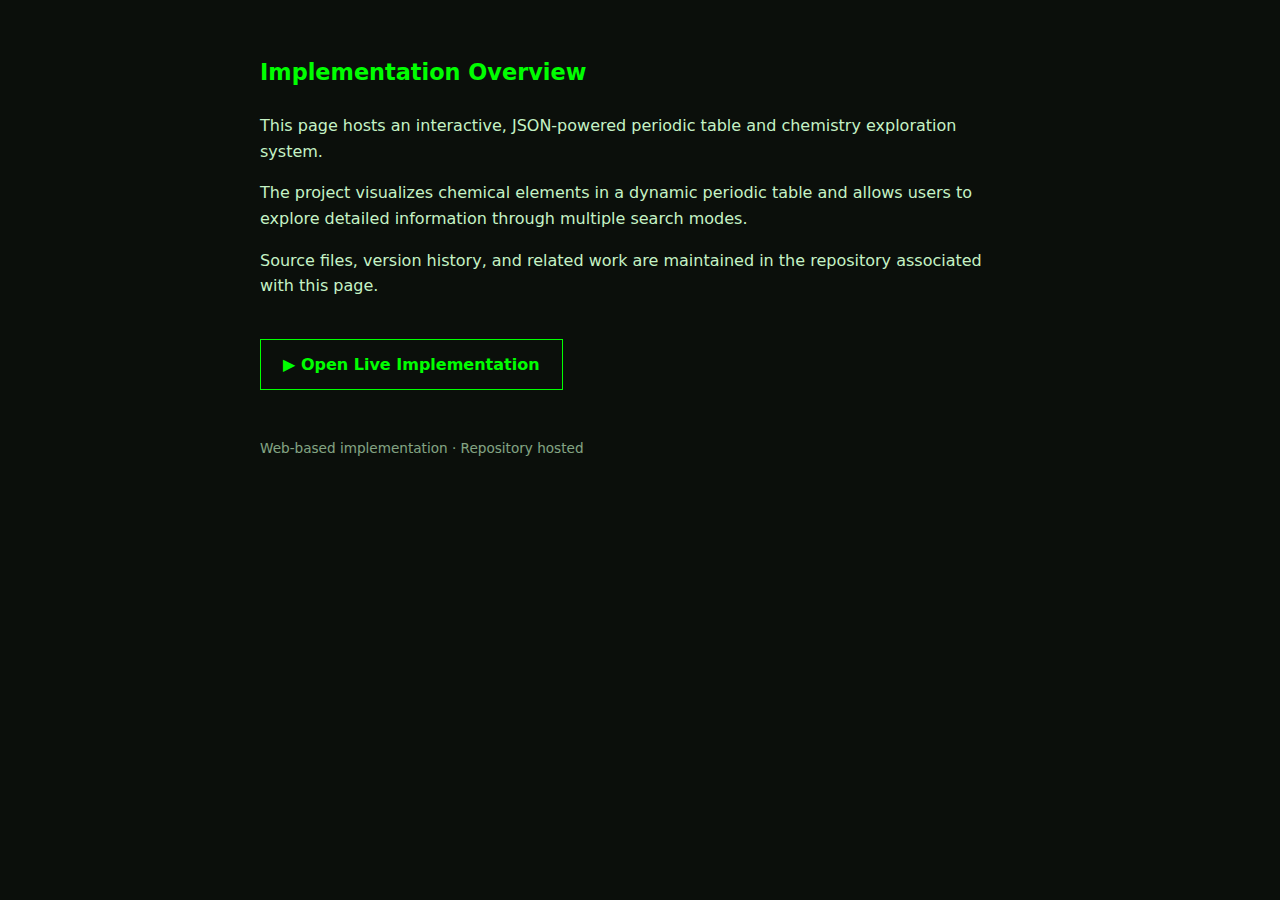
<file: index.html>
<!DOCTYPE html>
<html lang="en">
<head>
  <meta charset="UTF-8">
  <title>Overview</title>

  <meta name="viewport" content="width=device-width, initial-scale=1.0">

  <meta name="description" content="A web-based implementation focused on practical functionality and a clearly defined workflow, intended for direct use and exploration.">

  <style>
    body {
      margin: 0;
      padding: 40px 20px;
      font-family: system-ui, -apple-system, Segoe UI, Roboto, sans-serif;
      background: #0b0f0b;
      color: #d0ffd0;
      line-height: 1.6;
    }

    .container {
      max-width: 760px;
      margin: auto;
    }

    h1 {
      color: #00ff00;
      font-size: 1.4rem;
      margin-bottom: 1em;
      font-weight: 600;
    }

    p {
      margin-bottom: 1em;
      opacity: 0.95;
    }

    a.primary-link {
      display: inline-block;
      margin-top: 24px;
      padding: 12px 22px;
      border: 1px solid #00ff00;
      color: #00ff00;
      text-decoration: none;
      font-weight: 600;
    }

    a.primary-link:hover {
      background: #00ff00;
      color: #000;
    }

    footer {
      margin-top: 48px;
      font-size: 0.85rem;
      opacity: 0.65;
    }
  </style>
</head>

<body>
  <div class="container">

    <!-- ============================= -->
    <!--        ABOUT THIS BUILD       -->
    <!-- ============================= -->

    <div id="build-info">
      <h1>Implementation Overview</h1>

      <p>
       This page hosts an interactive, JSON-powered periodic table and chemistry exploration system.
      </p>

      <p>
       The project visualizes chemical elements in a dynamic periodic table 
       and allows users to explore detailed information through multiple search modes.
      </p>

      <p>
        Source files, version history, and related work are maintained in the
        repository associated with this page.
      </p>

      <a class="primary-link" href="versions/v1.0/single-file/chemistry-explorer-no-server.html">
        ▶ Open Live Implementation
      </a>
    </div>

    <!-- ============================= -->
    <!--              END              -->
    <!-- ============================= -->

    <footer>
      <p>
        Web-based implementation · Repository hosted
      </p>
    </footer>

  </div>
</body>
</html>
</file>
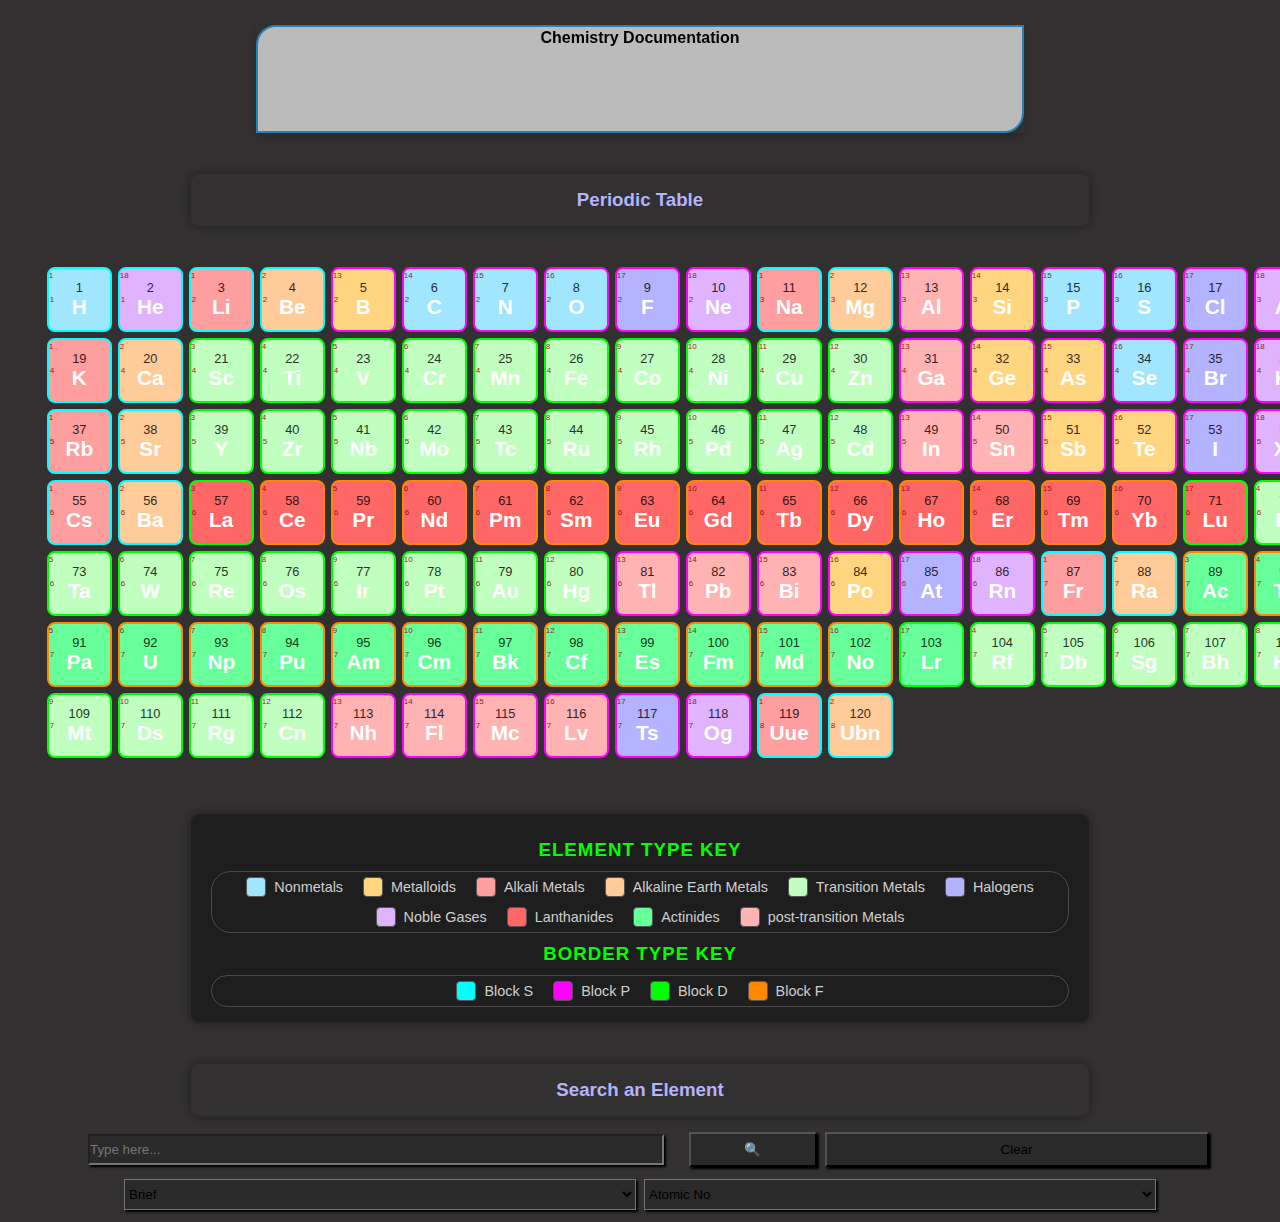
<file: v1.0/index.html>
<!DOCTYPE html>
<html lang="en">
<head>
  <meta charset="UTF-8" />
  <meta name="viewport" content="width=device-width, initial-scale=1.0" />
  <title>Chemistry Documentation</title>

<link rel="stylesheet" href="style.css">
</head>
<body>
  <div class="allContainer">
    <div class="header">
      <div class="heading">
        <h4 class="heading-front">Chemistry Documentation</h4>
        <h6 class="heading-back">Explore the fascinating world of chemistry!</h6>
      </div>
    </div>


<div class="periodicTable">
<h3 class="headingTopic">Periodic Table</h3>
</div>

<div class="periodic-table" id="periodic-table"></div>

</div>


<div class="legend">

  <h3>Element Type Key</h3>
  <div class="legend-items1">
    <div class="legend-item"><span style="background:#a0e6ff;"></span>Nonmetals</div>
    <div class="legend-item"><span style="background:#ffd580;"></span>Metalloids</div>
    <div class="legend-item"><span style="background:#ff9e9e;"></span>Alkali Metals</div>
    <div class="legend-item"><span style="background:#ffcc99;"></span>Alkaline Earth Metals</div>
    <div class="legend-item"><span style="background:#c0ffc0;"></span>Transition Metals</div>
    <div class="legend-item"><span style="background:#b3b3ff;"></span>Halogens</div>
    <div class="legend-item"><span style="background:#e0b3ff;"></span>Noble Gases</div>
    <div class="legend-item"><span style="background:#ff6666;"></span>Lanthanides</div>
    <div class="legend-item"><span style="background:#66ff99;"></span>Actinides</div>
    <div class="legend-item"><span style="background:#ffb3b3"></span>post-transition Metals</div>
  </div>
  <h3>Border Type Key</h3>
  <div class="legend-items2">
    <div class="legend-item"><span style="background:#00ffff"></span>Block S</div>
    <div class="legend-item"><span style="background:#ff00ff"></span>Block P</div>
    <div class="legend-item"><span style="background:#00ff00"></span>Block D</div>
    <div class="legend-item"><span style="background:#ff8800"></span>Block F</div>
  </div>
  
</div>


<div class="searchElement">
  <h3 class="headingTopic">Search an Element</h3>
</div>

<div class="search-element" id="search-element">

  <div class="searchbar">
    <input type="search" id="searchbox" placeholder="Type here...">
    <button type="button" id="searchbtn">🔍</button>
        <button type="button" id="clearbtn">Clear</button>
  </div>


  <div class="searchbar">
    <select id="searchstyleselect" title="Select query style...">
      <option value="brief">Brief</option>
      <option value="detail">Detail</option>
    </select>
    <select id="searchselect" title="Select query method...">
      <option value="atomicNo">Atomic No</option>
      <option value="symbol">Symbol</option>
      <option value="name">Name</option>
    </select>
  </div>

  <div class="search-result" id="search-result">
  </div>

</div>






<script src="script.js"></script>


</body>
</html>
</file>
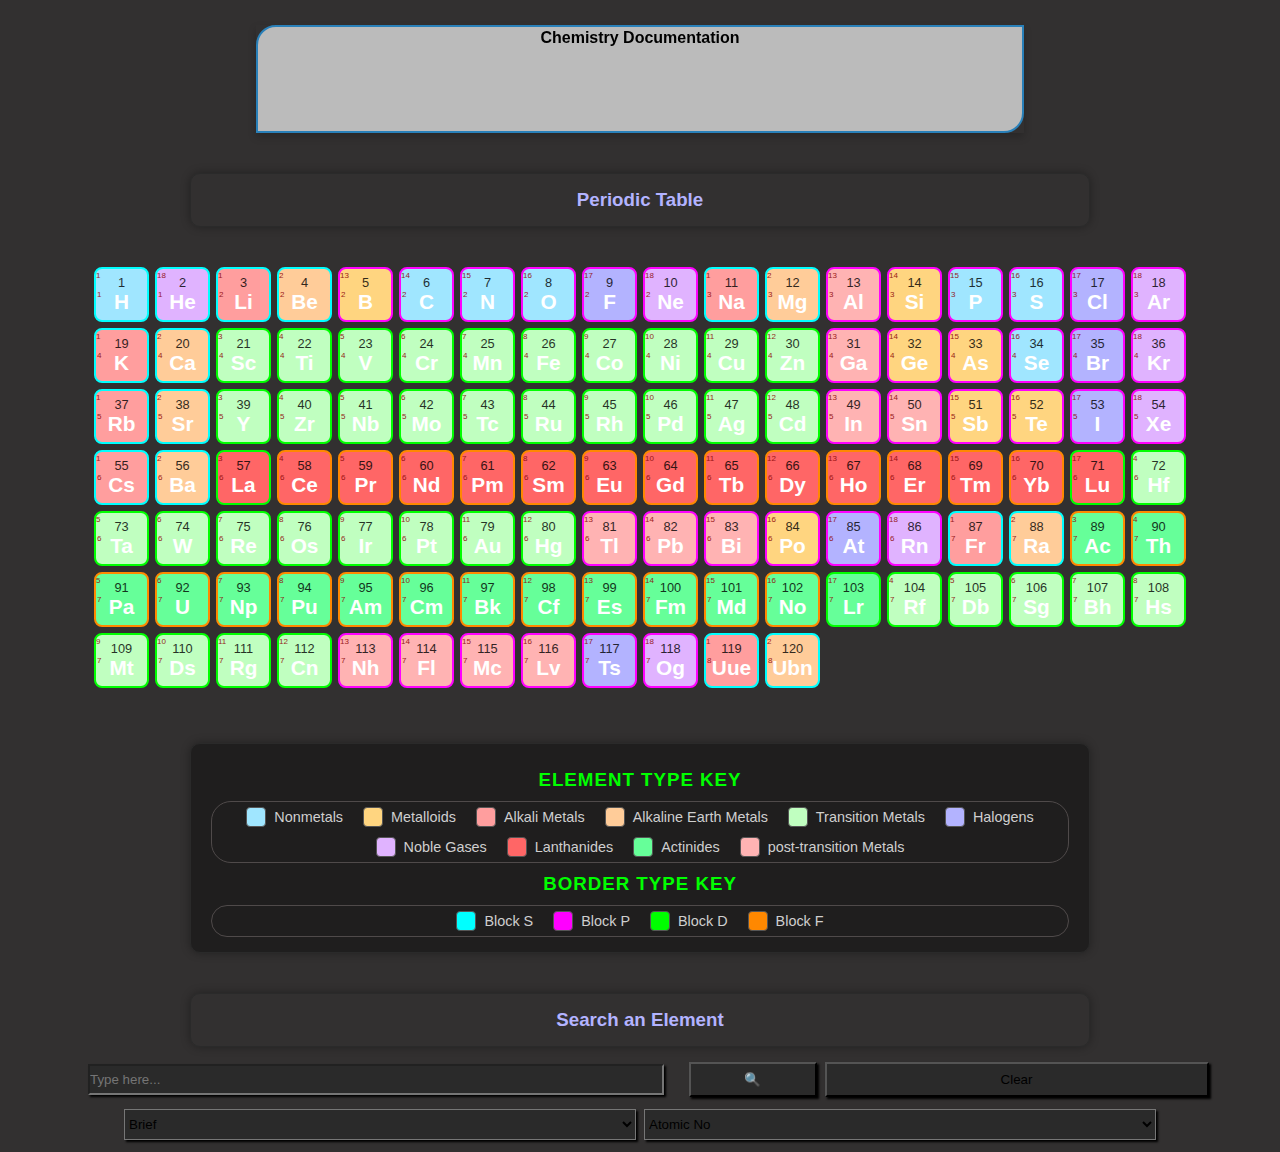
<file: v1.0/Chemistry_Explorer_Sheet.html>
<!DOCTYPE html>
<html lang="en">
<head>
  <meta charset="UTF-8" />
  <meta name="viewport" content="width=device-width, initial-scale=1.0" />
  <title>Chemistry Documentation</title>

  <style>
    :root {
      --chrome-bg: #2c2b2b;
      --panel-bg: #1f1e1e;
      --border-subtle: #2a2a2a;
      --text: #ffffff;
      --text-muted: #cfcfcf;
      --accent: #00ff00;
      --hover: #094771;
    }
    * {
      box-sizing: border-box;
      padding: 0;
      margin: 0;
    }
    body {
      background-color: rgb(50, 48, 48);
      color: white;
      height: auto;
      min-height: 100vh;
      width: 100vw;
      margin: auto;
      padding: 5px;
      font-family: Arial, sans-serif;
      overflow-y: auto;
      overflow-x: hidden;
    }
    .allContainer {
      height: 100%;
      width: 100%;
      margin: auto;
      display: flex;
      flex-direction: column;
      align-items: center;
    }
    .header {
      background-color: transparent;
      width: 60vw;
      height: 12vh;
      perspective: 1000px;
      margin: 20px;
    }
    .heading {
      position: relative;
      width: 100%;
      height: 100%;
      text-align: center;
      transition: transform 0.6s;
      transform-style: preserve-3d;
      box-shadow: 0 4px 8px 0 rgba(0, 0, 0, 0.2);
    }
    .header:hover .heading {
      transform: rotateY(180deg);
    }
    .heading-front {
      background-color: #bbb;
      color: black;
      text-align: center;
      position: absolute;
      border-top-left-radius: 20px;
      border-bottom-right-radius: 20px;
      border: 2px solid #2980b9;
      margin: auto;
      padding: 2px;
    }
    .heading-back {
      background-color: #2980b9;
      color: white;
      transform: rotateY(180deg);
      text-align: center;
      position: absolute;
      border-top-right-radius: 20px;
      border-bottom-left-radius: 20px;
      border: 2px solid #2980b9;
      margin: auto;
      padding: 2px;
    }
    .heading-front,
    .heading-back {
      position: absolute;
      width: 100%;
      height: 100%;
      -webkit-backface-visibility: hidden;
      backface-visibility: hidden;
    }

/* Periodic table grid */
.periodic-table {
  display: grid;
  grid-template-columns: repeat(18, 1fr);
  gap: 6px;
  padding: 10px;
  justify-items: center;
  max-width: 95%;
  margin: 20px auto;
}

/* Element card */
.element {
  background: var(--panel-bg);
  border: 1px solid var(--border-subtle);
  border-radius: 8px;
  padding: 8px;
  width: 55px;
  height: 55px;
  display: flex;
  flex-direction: column;
  align-items: center;
  justify-content: center;
  transition: 0.2s;
  cursor: pointer;
  position: relative;
}
.element .period-label,
.element .group-label {
  position: absolute;
  font-size: 0.5rem;
  color: rgb(145, 10, 10);
  opacity: 0.9;
}

.element .period-label {
  left: 1px;
}

.element .group-label {
  top: 2px;
  left: 0px;
}
.element:hover {
  transform: scale(1.08);
  border-color: var(--accent);
  background-color: var(--hover);
}

.symbol {
  font-size: 1.3rem;
  font-weight: bold;
  color: var(--text);
}

.number {
  font-size: 0.8rem;
  opacity: 0.8;
  color: black;
}

/* 📱 Responsive tweaks */
@media (max-width: 1200px) {
  .periodic-table {
    grid-template-columns: repeat(12, 1fr);
  }
}

@media (max-width: 900px) {
  .periodic-table {
    grid-template-columns: repeat(8, 1fr);
  }
  .element {
    width: 60px;
    height: 60px;
  }
}

@media (max-width: 600px) {
  .periodic-table {
    grid-template-columns: repeat(5, 1fr);
  }
  .element {
    width: 55px;
    height: 55px;
  }
  .symbol {
    font-size: 1.1rem;
  }
}

@media (max-width: 400px) {
  .periodic-table {
    grid-template-columns: repeat(4, 1fr);
    gap: 1px;
  }
  .element {
    width: 42px;
    height: 42px;
    padding: 6px;
  }
  .symbol {
    font-size: 1rem;
  }
  .number {
    font-size: 0.8rem;
  }
}


.legend {
  width: 90%;
  max-width: 900px;
  margin: 25px auto 40px;
  background-color: var(--panel-bg);
  border: 1px solid var(--border-subtle);
  border-radius: 10px;
  padding: 15px 20px;
  text-align: center;
  box-shadow: 0 0 10px #00000055;
}

.legend h3 {
  margin-bottom: 10px;
  color: var(--accent);
  letter-spacing: 1px;
  text-transform: uppercase;
  margin-top: 10px;
}

.legend-items1 {
  display: flex;
  flex-wrap: wrap;
  justify-content: center;
  gap: 10px 20px;
  padding: 5px;
  border: 1px solid rgb(79, 74, 74);
  border-radius: 20px;
}
.legend-items2 {
  display: flex;
  flex-wrap: wrap;
  justify-content: center;
  gap: 10px 20px;
  padding: 5px;
  border: 1px solid rgb(79, 74, 74);
  border-radius: 20px;
}

.legend-item {
  display: flex;
  align-items: center;
  font-size: 0.9rem;
  color: var(--text-muted);
}

.legend-item span {
  display: inline-block;
  width: 20px;
  height: 20px;
  margin-right: 8px;
  border-radius: 4px;
  border: 1px solid #555;
}

/* Responsive tweaks */
@media (max-width: 600px) {
  .legend-item {
    font-size: 0.8rem;
  }
  .legend-item span {
    width: 16px;
    height: 16px;
  }
}
.searchElement, .periodicTable{
  width: 90%;
  max-width: 900px;
  margin: 20px auto 10px;
  border: 1px solid var(--border-subtle);
  border-radius: 10px;
  padding: 15px 20px;
  text-align: center;
  box-shadow: 0 0 10px #00000055;
}

.headingTopic{
  color: #b3b3ff;
}
.search-element{
  width:90%;
  height: auto;
  display: flex;
  flex-direction: column;
  justify-self: center;
  align-self: center;
}
.searchbar{
  display: flex;
  flex-direction: row;
  height: 5vh;
  width: 100%;
  gap: 8px;
  padding: 3px;
  align-items: center;
  justify-content: center;
}

#searchbox{
  width: 45vw;
  background-color: var(--border-subtle);
  box-shadow: 2px 2px 2px black;
  margin: auto;
  color: white;
  height: 3.5vh;

}
#searchselect{
  background-color: var(--border-subtle);
  width: 40vw;
  height: 3.5vh;
  box-shadow: 2px 2px 2px black;
}
#searchstyleselect{
  background-color: var(--border-subtle);
  width: 40vw;
  height: 3.5vh;
  box-shadow: 2px 2px 2px black;
}
#searchbtn{

  background-color: var(--border-subtle);
  width: 10vw;
  height: 3.8vh;
  box-shadow: 2px 2px 2px black;
}

.search-result{
  background-color: var(--border-subtle);
  width: 100%;
  height: auto;
  box-shadow: 2px 2px 2px black;
}

#clearbtn{
  background-color: var(--border-subtle);
  width: 30vw;
  height: 3.8vh;
  box-shadow: 2px 2px 2px black;
}






  </style>
</head>
<body>
  <div class="allContainer">
    <div class="header">
      <div class="heading">
        <h4 class="heading-front">Chemistry Documentation</h4>
        <h6 class="heading-back">Explore the fascinating world of chemistry!</h6>
      </div>
    </div>


<div class="periodicTable">
<h3 class="headingTopic">Periodic Table</h3>
</div>

<div class="periodic-table" id="periodic-table"></div>

</div>


<div class="legend">

  <h3>Element Type Key</h3>
  <div class="legend-items1">
    <div class="legend-item"><span style="background:#a0e6ff;"></span>Nonmetals</div>
    <div class="legend-item"><span style="background:#ffd580;"></span>Metalloids</div>
    <div class="legend-item"><span style="background:#ff9e9e;"></span>Alkali Metals</div>
    <div class="legend-item"><span style="background:#ffcc99;"></span>Alkaline Earth Metals</div>
    <div class="legend-item"><span style="background:#c0ffc0;"></span>Transition Metals</div>
    <div class="legend-item"><span style="background:#b3b3ff;"></span>Halogens</div>
    <div class="legend-item"><span style="background:#e0b3ff;"></span>Noble Gases</div>
    <div class="legend-item"><span style="background:#ff6666;"></span>Lanthanides</div>
    <div class="legend-item"><span style="background:#66ff99;"></span>Actinides</div>
    <div class="legend-item"><span style="background:#ffb3b3"></span>post-transition Metals</div>
  </div>
  <h3>Border Type Key</h3>
  <div class="legend-items2">
    <div class="legend-item"><span style="background:#00ffff"></span>Block S</div>
    <div class="legend-item"><span style="background:#ff00ff"></span>Block P</div>
    <div class="legend-item"><span style="background:#00ff00"></span>Block D</div>
    <div class="legend-item"><span style="background:#ff8800"></span>Block F</div>
  </div>
  
</div>


<div class="searchElement">
  <h3 class="headingTopic">Search an Element</h3>
</div>

<div class="search-element" id="search-element">

  <div class="searchbar">
    <input type="search" id="searchbox" placeholder="Type here...">
    <button type="button" id="searchbtn">🔍</button>
        <button type="button" id="clearbtn">Clear</button>
  </div>


  <div class="searchbar">
    <select id="searchstyleselect" title="Select query style...">
      <option value="brief">Brief</option>
      <option value="detail">Detail</option>
    </select>
    <select id="searchselect" title="Select query method...">
      <option value="atomicNo">Atomic No</option>
      <option value="symbol">Symbol</option>
      <option value="name">Name</option>
    </select>
  </div>

  <div class="search-result" id="search-result">
  </div>

</div>






<script>
const colorMap = {
  "nonmetal": "#a0e6ff",
  "metalloid": "#ffd580",
  "alkali metal": "#ff9e9e",
  "alkaline earth metal": "#ffcc99",
  "transition metal": "#c0ffc0",
  "halogen": "#b3b3ff",
  "noble gas": "#e0b3ff",
  "lanthanide": "#ff6666",
  "actinide": "#66ff99",
  "post-transition metal": "#ffb3b3"
};

let allElements = []; // cache all elements

async function loadElements() {
  try {
    const response = await fetch("elements.json");
    allElements = await response.json();
    renderPeriodicTable(allElements);
  } catch (error) {
    console.error("❌ Error loading JSON:", error);
  }
}

function renderPeriodicTable(elements) {
  const table = document.getElementById("periodic-table");
  table.innerHTML = "";

  elements.forEach((el) => {
    const cell = document.createElement("div");
    cell.className = "element";

    const category = (el.category || "").toLowerCase().trim();
    const color = colorMap[category] || "var(--panel-bg)";
    cell.style.backgroundColor = color;

    const blockColors = {
      s: "#00ffff",
      p: "#ff00ff",
      d: "#00ff00",
      f: "#ff8800",
    };
    const borderColor = blockColors[el.block] || "#999";
    cell.style.border = `2px solid ${borderColor}`;

    cell.title = `${el.name} (${el.atomicMass})`;

    cell.innerHTML = `
      <div class="period-label">${el.period}</div>
      <div class="group-label">${el.group}</div>
      <div class="number">${el.atomicNumber}</div>
      <div class="symbol">${el.symbol}</div>
    `;

    table.appendChild(cell);
  });
}


// 🔍 SEARCH FEATURE
function searchElement() {
  const query = document.getElementById("searchbox").value.trim().toLowerCase();
  const method = document.getElementById("searchselect").value;

  if (!query) {
    renderPeriodicTable(allElements);
    return;
  }

  const results = allElements.filter((el) => {
    if (method === "name") return el.name.toLowerCase().includes(query);
    if (method === "symbol") return el.symbol.toLowerCase() === query;
    if (method === "atomicNo") return el.atomicNumber == query;
  });

  let resultDiv = document.getElementById("search-result");

  if (results.length === 0) {
    resultDiv.innerHTML = `<p style="padding:8px;color:red;">No element found!</p>`;
    renderPeriodicTable(allElements);
    return;
  }


  const styleSearch = document.getElementById("searchstyleselect").value;


  if (styleSearch == "brief"){
    // show summary
  resultDiv.innerHTML = results
    .map(
      (el) => `
      <div style="padding:8px;border-bottom:1px solid #333;">
        <strong>${el.name}</strong> (${el.symbol})<br>
        Atomic No: ${el.atomicNumber}<br>
        Atomic Mass: ${el.atomicMass}<br>
        Valency: ${el.valency}<br>
        Category: ${el.category}<br>
        Block: ${el.block.toUpperCase()}
      </div>`
    )
    .join("");


  };

  if (styleSearch == "detail"){
  // show summary
  resultDiv.innerHTML = results
    .map(
      (el) => `
      <div style="padding:8px;border-bottom:1px solid #333;">
        <strong>${el.name}</strong> (${el.symbol})<br>
        Neutrons: ${el.neutrons}<br>
        Atomic No: ${el.atomicNumber}<br>
        Atomic Mass: ${el.atomicMass}<br>
        Atomic Radius: ${el.atomicRadius}<br>
        Ionic Radius: ${el.ionicRadius}<br>
        Valency: ${el.valency}<br>
        Atomicity : ${el.atomicity}<br>
        Molecular Mass: ${el.molecularMass}<br>
        Category: ${el.category}<br>
        Phase: ${el.phase}<br>
        Standard State: ${el.standardState}<br>
        Color: ${el.color}<br>
        Block: ${el.block.toUpperCase()}<br>
        Period: ${el.period}<br>
        Group: ${el.group}<br>
        Density: ${el.density}<br>
        Melting Point: ${el.meltingPoint}<br>
        Boiling Point: ${el.boilingPoint}<br>
        Electron Configuration: ${el.electronConfiguration}<br>
        Electro-Negativity: ${el.electronegativity}<br>
        Covalent Radius: ${el.covalentRadius}<br>
        Ionization Energy: ${el.ionizationEnergy}<br>
        Electron Affinity: ${el.electronAffinity}<br>
        Oxidation States: ${el.oxidationStates}<br>
        Bonding Type: ${el.bondingType}<br>
        Crystal Structure: ${el.crystalStructure}<br>
        Isotopes: ${el.isotopes}<br>
        Radioactive: ${el.radioactive}<br>
        Toxicity: ${el.toxicity}<br>
        Occurrence: ${el.naturalOccurrence}<br>
        Origin: ${el.naturalOrManMade}<br>
        Discovered-by: ${el.discoveredBy}<br>
        Discovered-in: ${el.discoveryYear}<br>
        Uses: ${el.uses}<br>
      </div>`
    )
    .join("");
    }
document.getElementById("clearbtn").style.color = "red";

}
document.getElementById("searchbtn").addEventListener("click", searchElement);
document.getElementById("searchbox").addEventListener("keypress", (e) => {
  if (e.key === "Enter") searchElement();
});


document.getElementById("clearbtn").addEventListener("click", ()=>{   
    document.getElementById("search-result").innerHTML = '';
    document.getElementById("searchbox").value = '';
    document.getElementById("searchselect").selectedIndex = 0 ;
    document.getElementById("searchstyleselect").selectedIndex = 0;
    document.getElementById("clearbtn").style.color = "black";
    

});


loadElements();


/*There may be some inaccuracy in the information. So please verify before use.*/
//Details on elements are generated by AI and thus may be inaccurate.
</script>


</body>
</html>
</file>
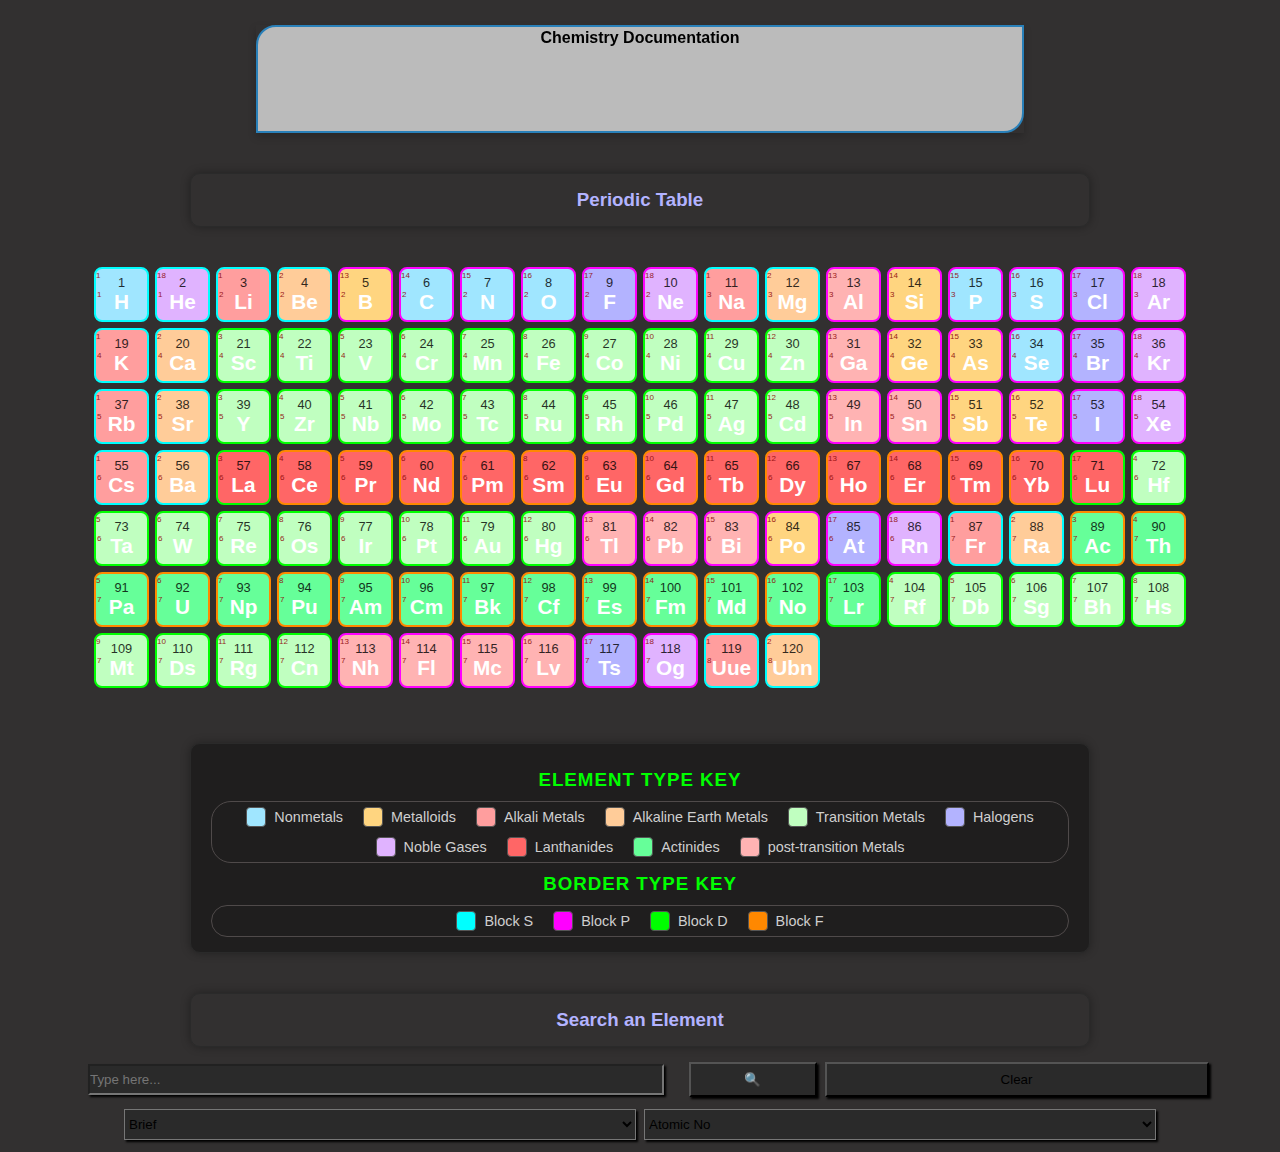
<file: v1.0/Chemistry_Explorer_Sheet_full-Self.html>
<!DOCTYPE html>
<html lang="en">
<head>
  <meta charset="UTF-8" />
  <meta name="viewport" content="width=device-width, initial-scale=1.0" />
  <title>Chemistry Documentation</title>

  <style>
    :root {
      --chrome-bg: #2c2b2b;
      --panel-bg: #1f1e1e;
      --border-subtle: #2a2a2a;
      --text: #ffffff;
      --text-muted: #cfcfcf;
      --accent: #00ff00;
      --hover: #094771;
    }
    * {
      box-sizing: border-box;
      padding: 0;
      margin: 0;
    }
    body {
      background-color: rgb(50, 48, 48);
      color: white;
      height: auto;
      min-height: 100vh;
      width: 100vw;
      margin: auto;
      padding: 5px;
      font-family: Arial, sans-serif;
      overflow-y: auto;
      overflow-x: hidden;
    }
    .allContainer {
      height: 100%;
      width: 100%;
      margin: auto;
      display: flex;
      flex-direction: column;
      align-items: center;
    }
    .header {
      background-color: transparent;
      width: 60vw;
      height: 12vh;
      perspective: 1000px;
      margin: 20px;
    }
    .heading {
      position: relative;
      width: 100%;
      height: 100%;
      text-align: center;
      transition: transform 0.6s;
      transform-style: preserve-3d;
      box-shadow: 0 4px 8px 0 rgba(0, 0, 0, 0.2);
    }
    .header:hover .heading {
      transform: rotateY(180deg);
    }
    .heading-front {
      background-color: #bbb;
      color: black;
      text-align: center;
      position: absolute;
      border-top-left-radius: 20px;
      border-bottom-right-radius: 20px;
      border: 2px solid #2980b9;
      margin: auto;
      padding: 2px;
    }
    .heading-back {
      background-color: #2980b9;
      color: white;
      transform: rotateY(180deg);
      text-align: center;
      position: absolute;
      border-top-right-radius: 20px;
      border-bottom-left-radius: 20px;
      border: 2px solid #2980b9;
      margin: auto;
      padding: 2px;
    }
    .heading-front,
    .heading-back {
      position: absolute;
      width: 100%;
      height: 100%;
      -webkit-backface-visibility: hidden;
      backface-visibility: hidden;
    }

/* Periodic table grid */
.periodic-table {
  display: grid;
  grid-template-columns: repeat(18, 1fr);
  gap: 6px;
  padding: 10px;
  justify-items: center;
  max-width: 95%;
  margin: 20px auto;
}

/* Element card */
.element {
  background: var(--panel-bg);
  border: 1px solid var(--border-subtle);
  border-radius: 8px;
  padding: 8px;
  width: 55px;
  height: 55px;
  display: flex;
  flex-direction: column;
  align-items: center;
  justify-content: center;
  transition: 0.2s;
  cursor: pointer;
  position: relative;
}
.element .period-label,
.element .group-label {
  position: absolute;
  font-size: 0.5rem;
  color: rgb(145, 10, 10);
  opacity: 0.9;
}

.element .period-label {
  left: 1px;
}

.element .group-label {
  top: 2px;
  left: 0px;
}
.element:hover {
  transform: scale(1.08);
  border-color: var(--accent);
  background-color: var(--hover);
}

.symbol {
  font-size: 1.3rem;
  font-weight: bold;
  color: var(--text);
}

.number {
  font-size: 0.8rem;
  opacity: 0.8;
  color: black;
}

/* 📱 Responsive tweaks */
@media (max-width: 1200px) {
  .periodic-table {
    grid-template-columns: repeat(12, 1fr);
  }
}

@media (max-width: 900px) {
  .periodic-table {
    grid-template-columns: repeat(8, 1fr);
  }
  .element {
    width: 60px;
    height: 60px;
  }
}

@media (max-width: 600px) {
  .periodic-table {
    grid-template-columns: repeat(5, 1fr);
  }
  .element {
    width: 55px;
    height: 55px;
  }
  .symbol {
    font-size: 1.1rem;
  }
}

@media (max-width: 400px) {
  .periodic-table {
    grid-template-columns: repeat(4, 1fr);
    gap: 1px;
  }
  .element {
    width: 42px;
    height: 42px;
    padding: 6px;
  }
  .symbol {
    font-size: 1rem;
  }
  .number {
    font-size: 0.8rem;
  }
}


.legend {
  width: 90%;
  max-width: 900px;
  margin: 25px auto 40px;
  background-color: var(--panel-bg);
  border: 1px solid var(--border-subtle);
  border-radius: 10px;
  padding: 15px 20px;
  text-align: center;
  box-shadow: 0 0 10px #00000055;
}

.legend h3 {
  margin-bottom: 10px;
  color: var(--accent);
  letter-spacing: 1px;
  text-transform: uppercase;
  margin-top: 10px;
}

.legend-items1 {
  display: flex;
  flex-wrap: wrap;
  justify-content: center;
  gap: 10px 20px;
  padding: 5px;
  border: 1px solid rgb(79, 74, 74);
  border-radius: 20px;
}
.legend-items2 {
  display: flex;
  flex-wrap: wrap;
  justify-content: center;
  gap: 10px 20px;
  padding: 5px;
  border: 1px solid rgb(79, 74, 74);
  border-radius: 20px;
}

.legend-item {
  display: flex;
  align-items: center;
  font-size: 0.9rem;
  color: var(--text-muted);
}

.legend-item span {
  display: inline-block;
  width: 20px;
  height: 20px;
  margin-right: 8px;
  border-radius: 4px;
  border: 1px solid #555;
}

/* Responsive tweaks */
@media (max-width: 600px) {
  .legend-item {
    font-size: 0.8rem;
  }
  .legend-item span {
    width: 16px;
    height: 16px;
  }
}
.searchElement, .periodicTable{
  width: 90%;
  max-width: 900px;
  margin: 20px auto 10px;
  border: 1px solid var(--border-subtle);
  border-radius: 10px;
  padding: 15px 20px;
  text-align: center;
  box-shadow: 0 0 10px #00000055;
}

.headingTopic{
  color: #b3b3ff;
}
.search-element{
  width:90%;
  height: auto;
  display: flex;
  flex-direction: column;
  justify-self: center;
  align-self: center;
}
.searchbar{
  display: flex;
  flex-direction: row;
  height: 5vh;
  width: 100%;
  gap: 8px;
  padding: 3px;
  align-items: center;
  justify-content: center;
}

#searchbox{
  width: 45vw;
  background-color: var(--border-subtle);
  box-shadow: 2px 2px 2px black;
  margin: auto;
  color: white;
  height: 3.5vh;

}
#searchselect{
  background-color: var(--border-subtle);
  width: 40vw;
  height: 3.5vh;
  box-shadow: 2px 2px 2px black;
}
#searchstyleselect{
  background-color: var(--border-subtle);
  width: 40vw;
  height: 3.5vh;
  box-shadow: 2px 2px 2px black;
}
#searchbtn{

  background-color: var(--border-subtle);
  width: 10vw;
  height: 3.8vh;
  box-shadow: 2px 2px 2px black;
}

.search-result{
  background-color: var(--border-subtle);
  width: 100%;
  height: auto;
  box-shadow: 2px 2px 2px black;
}

#clearbtn{
  background-color: var(--border-subtle);
  width: 30vw;
  height: 3.8vh;
  box-shadow: 2px 2px 2px black;
}






  </style>
</head>
<body>
  <div class="allContainer">
    <div class="header">
      <div class="heading">
        <h4 class="heading-front">Chemistry Documentation</h4>
        <h6 class="heading-back">Explore the fascinating world of chemistry!</h6>
      </div>
    </div>


<div class="periodicTable">
<h3 class="headingTopic">Periodic Table</h3>
</div>

<div class="periodic-table" id="periodic-table"></div>

</div>


<div class="legend">

  <h3>Element Type Key</h3>
  <div class="legend-items1">
    <div class="legend-item"><span style="background:#a0e6ff;"></span>Nonmetals</div>
    <div class="legend-item"><span style="background:#ffd580;"></span>Metalloids</div>
    <div class="legend-item"><span style="background:#ff9e9e;"></span>Alkali Metals</div>
    <div class="legend-item"><span style="background:#ffcc99;"></span>Alkaline Earth Metals</div>
    <div class="legend-item"><span style="background:#c0ffc0;"></span>Transition Metals</div>
    <div class="legend-item"><span style="background:#b3b3ff;"></span>Halogens</div>
    <div class="legend-item"><span style="background:#e0b3ff;"></span>Noble Gases</div>
    <div class="legend-item"><span style="background:#ff6666;"></span>Lanthanides</div>
    <div class="legend-item"><span style="background:#66ff99;"></span>Actinides</div>
    <div class="legend-item"><span style="background:#ffb3b3"></span>post-transition Metals</div>
  </div>
  <h3>Border Type Key</h3>
  <div class="legend-items2">
    <div class="legend-item"><span style="background:#00ffff"></span>Block S</div>
    <div class="legend-item"><span style="background:#ff00ff"></span>Block P</div>
    <div class="legend-item"><span style="background:#00ff00"></span>Block D</div>
    <div class="legend-item"><span style="background:#ff8800"></span>Block F</div>
  </div>
  
</div>


<div class="searchElement">
  <h3 class="headingTopic">Search an Element</h3>
</div>

<div class="search-element" id="search-element">

  <div class="searchbar">
    <input type="search" id="searchbox" placeholder="Type here...">
    <button type="button" id="searchbtn">🔍</button>
        <button type="button" id="clearbtn">Clear</button>
  </div>


  <div class="searchbar">
    <select id="searchstyleselect" title="Select query style...">
      <option value="brief">Brief</option>
      <option value="detail">Detail</option>
    </select>
    <select id="searchselect" title="Select query method...">
      <option value="atomicNo">Atomic No</option>
      <option value="symbol">Symbol</option>
      <option value="name">Name</option>
    </select>
  </div>

  <div class="search-result" id="search-result">
  </div>

</div>






<script>
const colorMap = {
  "nonmetal": "#a0e6ff",
  "metalloid": "#ffd580",
  "alkali metal": "#ff9e9e",
  "alkaline earth metal": "#ffcc99",
  "transition metal": "#c0ffc0",
  "halogen": "#b3b3ff",
  "noble gas": "#e0b3ff",
  "lanthanide": "#ff6666",
  "actinide": "#66ff99",
  "post-transition metal": "#ffb3b3"
};

let allElements = [
  {
    "atomicNumber": 1,
    "symbol": "H",
    "name": "Hydrogen",
    "atomicMass": 1.008,
    "category": "Nonmetal",
    "group": 1,
    "period": 1,
    "block": "s",
    "phase": "Gas",
    "density": 8.988e-05,
    "meltingPoint": 14.01,
    "boilingPoint": 20.28,
    "electronegativity": 2.2,
    "atomicRadius": 53,
    "ionicRadius": null,
    "covalentRadius": 31,
    "ionizationEnergy": 1312,
    "electronAffinity": 72.8,
    "oxidationStates": "+1, -1",
    "electronConfiguration": "1s1",
    "standardState": "Gas",
    "bondingType": "Diatomic",
    "crystalStructure": "Hexagonal",
    "color": "Colorless",
    "discoveryYear": 1766,
    "discoveredBy": "Henry Cavendish",
    "radioactive": false,
    "naturalOccurrence": "Natural",
    "toxicity": "Non-toxic",
    "uses": "Fuel, ammonia production",
    "isotopes": 3,
    "naturalOrManMade": "Natural",
    "valency": 1,
    "atomicity": 2,
    "molecularMass": 2.016,
    "neutrons": 0
  },
  {
    "atomicNumber": 2,
    "symbol": "He",
    "name": "Helium",
    "atomicMass": 4.0026,
    "category": "Noble Gas",
    "group": 18,
    "period": 1,
    "block": "s",
    "phase": "Gas",
    "density": 0.0001785,
    "meltingPoint": null,
    "boilingPoint": 4.22,
    "electronegativity": null,
    "atomicRadius": 31,
    "ionicRadius": null,
    "covalentRadius": 28,
    "ionizationEnergy": 2372.3,
    "electronAffinity": 0,
    "oxidationStates": "0",
    "electronConfiguration": "1s2",
    "standardState": "Gas",
    "bondingType": "Atomic",
    "crystalStructure": "Hexagonal",
    "color": "Colorless",
    "discoveryYear": 1895,
    "discoveredBy": "Pierre Janssen, Norman Lockyer",
    "radioactive": false,
    "naturalOccurrence": "Natural",
    "toxicity": "Non-toxic",
    "uses": "Coolant, balloons",
    "isotopes": 2,
    "naturalOrManMade": "Natural",
    "valency": 0,
    "atomicity": 1,
    "molecularMass": 4.0026,
    "neutrons": 2
  },
  {
    "atomicNumber": 3,
    "symbol": "Li",
    "name": "Lithium",
    "atomicMass": 6.94,
    "category": "Alkali Metal",
    "group": 1,
    "period": 2,
    "block": "s",
    "phase": "Solid",
    "density": 0.534,
    "meltingPoint": 453.69,
    "boilingPoint": 1615,
    "electronegativity": 0.98,
    "atomicRadius": 167,
    "ionicRadius": 76,
    "covalentRadius": 128,
    "ionizationEnergy": 520.2,
    "electronAffinity": 59.6,
    "oxidationStates": "+1",
    "electronConfiguration": "[He] 2s1",
    "standardState": "Solid",
    "bondingType": "Metallic",
    "crystalStructure": "Body-centered cubic",
    "color": "Silvery-white",
    "discoveryYear": 1817,
    "discoveredBy": "Johan Arfwedson",
    "radioactive": false,
    "naturalOccurrence": "Natural",
    "toxicity": "Low toxicity",
    "uses": "Batteries, ceramics",
    "isotopes": 2,
    "naturalOrManMade": "Natural",
    "valency": 1,
    "atomicity": 1,
    "molecularMass": 6.94,
    "neutrons": 4
  },
  {
    "atomicNumber": 4,
    "symbol": "Be",
    "name": "Beryllium",
    "atomicMass": 9.0122,
    "category": "Alkaline Earth Metal",
    "group": 2,
    "period": 2,
    "block": "s",
    "phase": "Solid",
    "density": 1.85,
    "meltingPoint": 1560,
    "boilingPoint": 2742,
    "electronegativity": 1.57,
    "atomicRadius": 112,
    "ionicRadius": 35,
    "covalentRadius": 96,
    "ionizationEnergy": 899.5,
    "electronAffinity": 0,
    "oxidationStates": "+2",
    "electronConfiguration": "[He] 2s2",
    "standardState": "Solid",
    "bondingType": "Metallic",
    "crystalStructure": "Hexagonal",
    "color": "Steel-gray",
    "discoveryYear": 1798,
    "discoveredBy": "Louis Nicolas Vauquelin",
    "radioactive": false,
    "naturalOccurrence": "Natural",
    "toxicity": "Toxic",
    "uses": "Aerospace materials, alloys",
    "isotopes": 6,
    "naturalOrManMade": "Natural",
    "valency": 2,
    "atomicity": 1,
    "molecularMass": 9.0122,
    "neutrons": 5
  },
  {
    "atomicNumber": 5,
    "symbol": "B",
    "name": "Boron",
    "atomicMass": 10.81,
    "category": "Metalloid",
    "group": 13,
    "period": 2,
    "block": "p",
    "phase": "Solid",
    "density": 2.34,
    "meltingPoint": 2349,
    "boilingPoint": 4200,
    "electronegativity": 2.04,
    "atomicRadius": 87,
    "ionicRadius": null,
    "covalentRadius": 84,
    "ionizationEnergy": 800.6,
    "electronAffinity": 26.7,
    "oxidationStates": "+3",
    "electronConfiguration": "[He] 2s2 2p1",
    "standardState": "Solid",
    "bondingType": "Covalent",
    "crystalStructure": "Rhombohedral",
    "color": "Black",
    "discoveryYear": 1808,
    "discoveredBy": "Joseph Louis Gay-Lussac, Louis Jacques Th\u00e9nard",
    "radioactive": false,
    "naturalOccurrence": "Natural",
    "toxicity": "Low toxicity",
    "uses": "Detergents, glass, semiconductors",
    "isotopes": 2,
    "naturalOrManMade": "Natural",
    "valency": 3,
    "atomicity": 1,
    "molecularMass": 10.81,
    "neutrons": 6
  },
  {
    "atomicNumber": 6,
    "symbol": "C",
    "name": "Carbon",
    "atomicMass": 12.011,
    "category": "Nonmetal",
    "group": 14,
    "period": 2,
    "block": "p",
    "phase": "Solid",
    "density": 2.26,
    "meltingPoint": 3823,
    "boilingPoint": 4300,
    "electronegativity": 2.55,
    "atomicRadius": 67,
    "ionicRadius": null,
    "covalentRadius": 77,
    "ionizationEnergy": 1086.5,
    "electronAffinity": 153.9,
    "oxidationStates": "+4, +2, -4",
    "electronConfiguration": "[He] 2s2 2p2",
    "standardState": "Solid",
    "bondingType": "Covalent",
    "crystalStructure": "Hexagonal or cubic",
    "color": "Black (graphite)",
    "discoveryYear": -4000,
    "discoveredBy": "Unknown",
    "radioactive": false,
    "naturalOccurrence": "Natural",
    "toxicity": "Non-toxic",
    "uses": "Organic compounds, fuels, steel",
    "isotopes": 3,
    "naturalOrManMade": "Natural",
    "valency": 4,
    "atomicity": 1,
    "molecularMass": 12.011,
    "neutrons": 6
  },
  {
    "atomicNumber": 7,
    "symbol": "N",
    "name": "Nitrogen",
    "atomicMass": 14.007,
    "category": "Nonmetal",
    "group": 15,
    "period": 2,
    "block": "p",
    "phase": "Gas",
    "density": 0.0012506,
    "meltingPoint": 63.15,
    "boilingPoint": 77.36,
    "electronegativity": 3.04,
    "atomicRadius": 56,
    "ionicRadius": null,
    "covalentRadius": 71,
    "ionizationEnergy": 1402.3,
    "electronAffinity": -6.8,
    "oxidationStates": "-3, +3, +5, +2, +4",
    "electronConfiguration": "[He] 2s2 2p3",
    "standardState": "Gas",
    "bondingType": "Diatomic",
    "crystalStructure": "Hexagonal",
    "color": "Colorless",
    "discoveryYear": 1772,
    "discoveredBy": "Daniel Rutherford",
    "radioactive": false,
    "naturalOccurrence": "Natural",
    "toxicity": "Non-toxic",
    "uses": "Fertilizers, explosives, refrigerants",
    "isotopes": 2,
    "naturalOrManMade": "Natural",
    "valency": 3,
    "atomicity": 2,
    "molecularMass": 28.014,
    "neutrons": 7
  },
  {
    "atomicNumber": 8,
    "symbol": "O",
    "name": "Oxygen",
    "atomicMass": 15.999,
    "category": "Nonmetal",
    "group": 16,
    "period": 2,
    "block": "p",
    "phase": "Gas",
    "density": 0.001429,
    "meltingPoint": 54.36,
    "boilingPoint": 90.2,
    "electronegativity": 3.44,
    "atomicRadius": 48,
    "ionicRadius": null,
    "covalentRadius": 66,
    "ionizationEnergy": 1313.9,
    "electronAffinity": 141,
    "oxidationStates": "-2",
    "electronConfiguration": "[He] 2s2 2p4",
    "standardState": "Gas",
    "bondingType": "Diatomic",
    "crystalStructure": "Cubic",
    "color": "Colorless",
    "discoveryYear": 1774,
    "discoveredBy": "Carl Wilhelm Scheele, Joseph Priestley",
    "radioactive": false,
    "naturalOccurrence": "Natural",
    "toxicity": "Non-toxic",
    "uses": "Breathing, combustion, oxides",
    "isotopes": 3,
    "naturalOrManMade": "Natural",
    "valency": 2,
    "atomicity": 2,
    "molecularMass": 31.998,
    "neutrons": 8
  },
  {
    "atomicNumber": 9,
    "symbol": "F",
    "name": "Fluorine",
    "atomicMass": 18.998,
    "category": "Halogen",
    "group": 17,
    "period": 2,
    "block": "p",
    "phase": "Gas",
    "density": 0.001696,
    "meltingPoint": 53.53,
    "boilingPoint": 85.03,
    "electronegativity": 3.98,
    "atomicRadius": 42,
    "ionicRadius": null,
    "covalentRadius": 64,
    "ionizationEnergy": 1681,
    "electronAffinity": 328,
    "oxidationStates": "-1",
    "electronConfiguration": "[He] 2s2 2p5",
    "standardState": "Gas",
    "bondingType": "Covalent",
    "crystalStructure": "Cubic",
    "color": "Pale yellow",
    "discoveryYear": 1886,
    "discoveredBy": "Henri Moissan",
    "radioactive": false,
    "naturalOccurrence": "Natural",
    "toxicity": "Highly toxic",
    "uses": "Teflon, refrigerants, uranium processing",
    "isotopes": 1,
    "naturalOrManMade": "Natural",
    "valency": 1,
    "atomicity": 2,
    "molecularMass": 37.996,
    "neutrons": 10
  },
  {
    "atomicNumber": 10,
    "symbol": "Ne",
    "name": "Neon",
    "atomicMass": 20.18,
    "category": "Noble Gas",
    "group": 18,
    "period": 2,
    "block": "p",
    "phase": "Gas",
    "density": 0.0008999,
    "meltingPoint": 24.56,
    "boilingPoint": 27.07,
    "electronegativity": null,
    "atomicRadius": 38,
    "ionicRadius": null,
    "covalentRadius": 58,
    "ionizationEnergy": 2080.7,
    "electronAffinity": 0,
    "oxidationStates": "0",
    "electronConfiguration": "[He] 2s2 2p6",
    "standardState": "Gas",
    "bondingType": "Atomic",
    "crystalStructure": "Face-centered cubic",
    "color": "Colorless",
    "discoveryYear": 1898,
    "discoveredBy": "Morris Travers, William Ramsay",
    "radioactive": false,
    "naturalOccurrence": "Natural",
    "toxicity": "Non-toxic",
    "uses": "Neon lights, cryogenics",
    "isotopes": 3,
    "naturalOrManMade": "Natural",
    "valency": 0,
    "atomicity": 1,
    "molecularMass": 20.18,
    "neutrons": 10
  },
  {
    "atomicNumber": 11,
    "symbol": "Na",
    "name": "Sodium",
    "atomicMass": 22.98976928,
    "category": "alkali metal",
    "group": 1,
    "period": 3,
    "block": "s",
    "phase": "solid",
    "density": 0.968,
    "meltingPoint": 370.87,
    "boilingPoint": 1156,
    "electronegativity": 0.93,
    "atomicRadius": 190,
    "ionicRadius": 116,
    "covalentRadius": 166,
    "ionizationEnergy": 495.8,
    "electronAffinity": 52.8,
    "oxidationStates": "+1",
    "electronConfiguration": "[Ne] 3s1",
    "standardState": "solid",
    "bondingType": "metallic",
    "crystalStructure": "body-centered cubic",
    "color": "silvery white",
    "discoveryYear": 1807,
    "discoveredBy": "Humphry Davy",
    "radioactive": false,
    "naturalOccurrence": "abundant",
    "toxicity": "moderate",
    "uses": "soap making, street lights, metal refining",
    "isotopes": 21,
    "naturalOrManMade": "natural",
    "valency": 1,
    "atomicity": 1,
    "molecularMass": 22.99,
    "neutrons": 12
  },
  {
    "atomicNumber": 12,
    "symbol": "Mg",
    "name": "Magnesium",
    "atomicMass": 24.305,
    "category": "alkaline earth metal",
    "group": 2,
    "period": 3,
    "block": "s",
    "phase": "solid",
    "density": 1.738,
    "meltingPoint": 923,
    "boilingPoint": 1363,
    "electronegativity": 1.31,
    "atomicRadius": 145,
    "ionicRadius": 86,
    "covalentRadius": 141,
    "ionizationEnergy": 737.7,
    "electronAffinity": 0,
    "oxidationStates": "+2",
    "electronConfiguration": "[Ne] 3s2",
    "standardState": "solid",
    "bondingType": "metallic",
    "crystalStructure": "hexagonal close-packed",
    "color": "silvery gray",
    "discoveryYear": 1808,
    "discoveredBy": "Humphry Davy",
    "radioactive": false,
    "naturalOccurrence": "abundant",
    "toxicity": "low",
    "uses": "alloys, flares, fireworks",
    "isotopes": 22,
    "naturalOrManMade": "natural",
    "valency": 2,
    "atomicity": 1,
    "molecularMass": 24.31,
    "neutrons": 12
  },
  {
    "atomicNumber": 13,
    "symbol": "Al",
    "name": "Aluminium",
    "atomicMass": 26.9815385,
    "category": "post-transition metal",
    "group": 13,
    "period": 3,
    "block": "p",
    "phase": "solid",
    "density": 2.7,
    "meltingPoint": 933.47,
    "boilingPoint": 2792,
    "electronegativity": 1.61,
    "atomicRadius": 118,
    "ionicRadius": 53.5,
    "covalentRadius": 121,
    "ionizationEnergy": 577.5,
    "electronAffinity": 42.5,
    "oxidationStates": "+3",
    "electronConfiguration": "[Ne] 3s2 3p1",
    "standardState": "solid",
    "bondingType": "metallic",
    "crystalStructure": "face-centered cubic",
    "color": "silvery gray",
    "discoveryYear": 1825,
    "discoveredBy": "Hans \u00d8rsted",
    "radioactive": false,
    "naturalOccurrence": "abundant",
    "toxicity": "low",
    "uses": "aircraft, foil, cans",
    "isotopes": 22,
    "naturalOrManMade": "natural",
    "valency": 3,
    "atomicity": 1,
    "molecularMass": 26.98,
    "neutrons": 14
  },
  {
    "atomicNumber": 14,
    "symbol": "Si",
    "name": "Silicon",
    "atomicMass": 28.085,
    "category": "metalloid",
    "group": 14,
    "period": 3,
    "block": "p",
    "phase": "solid",
    "density": 2.3296,
    "meltingPoint": 1687,
    "boilingPoint": 3538,
    "electronegativity": 1.9,
    "atomicRadius": 111,
    "ionicRadius": 40,
    "covalentRadius": 111,
    "ionizationEnergy": 786.5,
    "electronAffinity": 134,
    "oxidationStates": "+4, -4",
    "electronConfiguration": "[Ne] 3s2 3p2",
    "standardState": "solid",
    "bondingType": "covalent network",
    "crystalStructure": "diamond cubic",
    "color": "gray",
    "discoveryYear": 1824,
    "discoveredBy": "J\u00f6ns Jacob Berzelius",
    "radioactive": false,
    "naturalOccurrence": "abundant",
    "toxicity": "low",
    "uses": "electronics, glass, solar cells",
    "isotopes": 23,
    "naturalOrManMade": "natural",
    "valency": 4,
    "atomicity": 1,
    "molecularMass": 28.09,
    "neutrons": 14
  },
  {
    "atomicNumber": 15,
    "symbol": "P",
    "name": "Phosphorus",
    "atomicMass": 30.973761998,
    "category": "nonmetal",
    "group": 15,
    "period": 3,
    "block": "p",
    "phase": "solid",
    "density": 1.823,
    "meltingPoint": 317.3,
    "boilingPoint": 553.7,
    "electronegativity": 2.19,
    "atomicRadius": 98,
    "ionicRadius": 44,
    "covalentRadius": 107,
    "ionizationEnergy": 1011.8,
    "electronAffinity": 72,
    "oxidationStates": "-3, +3, +5",
    "electronConfiguration": "[Ne] 3s2 3p3",
    "standardState": "solid",
    "bondingType": "covalent",
    "crystalStructure": "orthorhombic",
    "color": "white/red",
    "discoveryYear": 1669,
    "discoveredBy": "Hennig Brand",
    "radioactive": false,
    "naturalOccurrence": "abundant",
    "toxicity": "moderate",
    "uses": "fertilizers, matches",
    "isotopes": 23,
    "naturalOrManMade": "natural",
    "valency": 3,
    "atomicity": 4,
    "molecularMass": 30.97,
    "neutrons": 16
  },
  {
    "atomicNumber": 16,
    "symbol": "S",
    "name": "Sulfur",
    "atomicMass": 32.06,
    "category": "nonmetal",
    "group": 16,
    "period": 3,
    "block": "p",
    "phase": "solid",
    "density": 2.07,
    "meltingPoint": 388.36,
    "boilingPoint": 717.87,
    "electronegativity": 2.58,
    "atomicRadius": 88,
    "ionicRadius": 37,
    "covalentRadius": 104,
    "ionizationEnergy": 999.6,
    "electronAffinity": 200,
    "oxidationStates": "-2, +2, +4, +6",
    "electronConfiguration": "[Ne] 3s2 3p4",
    "standardState": "solid",
    "bondingType": "covalent",
    "crystalStructure": "orthorhombic",
    "color": "yellow",
    "discoveryYear": "ancient",
    "discoveredBy": "Unknown",
    "radioactive": false,
    "naturalOccurrence": "abundant",
    "toxicity": "low",
    "uses": "sulfuric acid, rubber vulcanization",
    "isotopes": 25,
    "naturalOrManMade": "natural",
    "valency": 2,
    "atomicity": 8,
    "molecularMass": 32.06,
    "neutrons": 16
  },
  {
    "atomicNumber": 17,
    "symbol": "Cl",
    "name": "Chlorine",
    "atomicMass": 35.45,
    "category": "halogen",
    "group": 17,
    "period": 3,
    "block": "p",
    "phase": "gas",
    "density": 0.003214,
    "meltingPoint": 171.6,
    "boilingPoint": 239.11,
    "electronegativity": 3.16,
    "atomicRadius": 79,
    "ionicRadius": 181,
    "covalentRadius": 99,
    "ionizationEnergy": 1251.2,
    "electronAffinity": 349,
    "oxidationStates": "-1, +1, +3, +5, +7",
    "electronConfiguration": "[Ne] 3s2 3p5",
    "standardState": "gas",
    "bondingType": "covalent",
    "crystalStructure": "orthorhombic (solid form)",
    "color": "yellow-green",
    "discoveryYear": 1774,
    "discoveredBy": "Carl Wilhelm Scheele",
    "radioactive": true,
    "naturalOccurrence": "common",
    "toxicity": "high",
    "uses": "disinfectant, PVC, bleach",
    "isotopes": 24,
    "naturalOrManMade": "natural",
    "valency": 1,
    "atomicity": 2,
    "molecularMass": 35.45,
    "neutrons": 18
  },
  {
    "atomicNumber": 18,
    "symbol": "Ar",
    "name": "Argon",
    "atomicMass": 39.948,
    "category": "noble gas",
    "group": 18,
    "period": 3,
    "block": "p",
    "phase": "gas",
    "density": 0.001784,
    "meltingPoint": 83.8,
    "boilingPoint": 87.3,
    "electronegativity": 0,
    "atomicRadius": 71,
    "ionicRadius": 0,
    "covalentRadius": 106,
    "ionizationEnergy": 1520.6,
    "electronAffinity": 0,
    "oxidationStates": "0",
    "electronConfiguration": "[Ne] 3s2 3p6",
    "standardState": "gas",
    "bondingType": "atomic",
    "crystalStructure": "face-centered cubic (solid form)",
    "color": "colorless",
    "discoveryYear": 1894,
    "discoveredBy": "Lord Rayleigh & William Ramsay",
    "radioactive": false,
    "naturalOccurrence": "abundant",
    "toxicity": "none",
    "uses": "shielding gas, lighting",
    "isotopes": 26,
    "naturalOrManMade": "natural",
    "valency": 0,
    "atomicity": 1,
    "molecularMass": 39.95,
    "neutrons": 22
  },
  {
    "atomicNumber": 19,
    "symbol": "K",
    "name": "Potassium",
    "atomicMass": 39.0983,
    "category": "alkali metal",
    "group": 1,
    "period": 4,
    "block": "s",
    "phase": "solid",
    "density": 0.862,
    "meltingPoint": 336.53,
    "boilingPoint": 1032,
    "electronegativity": 0.82,
    "atomicRadius": 243,
    "ionicRadius": 152,
    "covalentRadius": 203,
    "ionizationEnergy": 418.8,
    "electronAffinity": 48.4,
    "oxidationStates": "+1",
    "electronConfiguration": "[Ar] 4s1",
    "standardState": "solid",
    "bondingType": "metallic",
    "crystalStructure": "body-centered cubic",
    "color": "silvery white",
    "discoveryYear": 1807,
    "discoveredBy": "Humphry Davy",
    "radioactive": false,
    "naturalOccurrence": "abundant",
    "toxicity": "moderate",
    "uses": "fertilizers, glass, soap",
    "isotopes": 26,
    "naturalOrManMade": "natural",
    "valency": 1,
    "atomicity": 1,
    "molecularMass": 39.1,
    "neutrons": 20
  },
  {
    "atomicNumber": 20,
    "symbol": "Ca",
    "name": "Calcium",
    "atomicMass": 40.078,
    "category": "alkaline earth metal",
    "group": 2,
    "period": 4,
    "block": "s",
    "phase": "solid",
    "density": 1.54,
    "meltingPoint": 1115,
    "boilingPoint": 1757,
    "electronegativity": 1.0,
    "atomicRadius": 194,
    "ionicRadius": 114,
    "covalentRadius": 174,
    "ionizationEnergy": 589.8,
    "electronAffinity": 2.37,
    "oxidationStates": "+2",
    "electronConfiguration": "[Ar] 4s2",
    "standardState": "solid",
    "bondingType": "metallic",
    "crystalStructure": "face-centered cubic",
    "color": "silvery gray",
    "discoveryYear": 1808,
    "discoveredBy": "Humphry Davy",
    "radioactive": false,
    "naturalOccurrence": "abundant",
    "toxicity": "low",
    "uses": "bones, cement, alloys",
    "isotopes": 26,
    "naturalOrManMade": "natural",
    "valency": 2,
    "atomicity": 1,
    "molecularMass": 40.08,
    "neutrons": 20
  },
  {
    "atomicNumber": 21,
    "symbol": "Sc",
    "name": "Scandium",
    "atomicMass": 44.955908,
    "category": "transition metal",
    "group": 3,
    "period": 4,
    "block": "d",
    "phase": "solid",
    "density": 2.985,
    "meltingPoint": 1814,
    "boilingPoint": 3109,
    "electronegativity": 1.36,
    "atomicRadius": 184,
    "ionicRadius": 74.5,
    "covalentRadius": 144,
    "ionizationEnergy": 633.1,
    "electronAffinity": 18.1,
    "oxidationStates": "+3",
    "electronConfiguration": "[Ar] 3d1 4s2",
    "standardState": "solid",
    "bondingType": "metallic",
    "crystalStructure": "hexagonal close-packed",
    "color": "silvery white",
    "discoveryYear": 1879,
    "discoveredBy": "Lars Fredrik Nilson",
    "radioactive": false,
    "naturalOccurrence": "rare",
    "toxicity": "low",
    "uses": "aerospace alloys, lamps",
    "isotopes": 25,
    "naturalOrManMade": "natural",
    "valency": 3,
    "atomicity": 1,
    "molecularMass": 44.96,
    "neutrons": 24
  },
  {
    "atomicNumber": 22,
    "symbol": "Ti",
    "name": "Titanium",
    "atomicMass": 47.867,
    "category": "transition metal",
    "group": 4,
    "period": 4,
    "block": "d",
    "phase": "solid",
    "density": 4.506,
    "meltingPoint": 1941,
    "boilingPoint": 3560,
    "electronegativity": 1.54,
    "atomicRadius": 176,
    "ionicRadius": 86,
    "covalentRadius": 136,
    "ionizationEnergy": 658.8,
    "electronAffinity": 7.6,
    "oxidationStates": "+2, +3, +4",
    "electronConfiguration": "[Ar] 3d2 4s2",
    "standardState": "solid",
    "bondingType": "metallic",
    "crystalStructure": "hexagonal close-packed",
    "color": "silvery gray",
    "discoveryYear": 1791,
    "discoveredBy": "William Gregor",
    "radioactive": false,
    "naturalOccurrence": "abundant",
    "toxicity": "low",
    "uses": "aircraft, implants, pigments",
    "isotopes": 26,
    "naturalOrManMade": "natural",
    "valency": 4,
    "atomicity": 1,
    "molecularMass": 47.87,
    "neutrons": 26
  },
  {
    "atomicNumber": 23,
    "symbol": "V",
    "name": "Vanadium",
    "atomicMass": 50.9415,
    "category": "transition metal",
    "group": 5,
    "period": 4,
    "block": "d",
    "phase": "solid",
    "density": 6.11,
    "meltingPoint": 2183,
    "boilingPoint": 3680,
    "electronegativity": 1.63,
    "atomicRadius": 171,
    "ionicRadius": 79,
    "covalentRadius": 125,
    "ionizationEnergy": 650.9,
    "electronAffinity": 50.6,
    "oxidationStates": "+2, +3, +4, +5",
    "electronConfiguration": "[Ar] 3d3 4s2",
    "standardState": "solid",
    "bondingType": "metallic",
    "crystalStructure": "body-centered cubic",
    "color": "silvery gray",
    "discoveryYear": 1801,
    "discoveredBy": "Andr\u00e9s Manuel del R\u00edo",
    "radioactive": false,
    "naturalOccurrence": "moderate",
    "toxicity": "medium",
    "uses": "steel alloys, catalysts",
    "isotopes": 24,
    "naturalOrManMade": "natural",
    "valency": 5,
    "atomicity": 1,
    "molecularMass": 50.94,
    "neutrons": 28
  },
  {
    "atomicNumber": 24,
    "symbol": "Cr",
    "name": "Chromium",
    "atomicMass": 51.9961,
    "category": "transition metal",
    "group": 6,
    "period": 4,
    "block": "d",
    "phase": "solid",
    "density": 7.19,
    "meltingPoint": 2180,
    "boilingPoint": 2944,
    "electronegativity": 1.66,
    "atomicRadius": 166,
    "ionicRadius": 80,
    "covalentRadius": 127,
    "ionizationEnergy": 652.9,
    "electronAffinity": 64.3,
    "oxidationStates": "+2, +3, +6",
    "electronConfiguration": "[Ar] 3d5 4s1",
    "standardState": "solid",
    "bondingType": "metallic",
    "crystalStructure": "body-centered cubic",
    "color": "silvery metallic",
    "discoveryYear": 1797,
    "discoveredBy": "Louis Nicolas Vauquelin",
    "radioactive": false,
    "naturalOccurrence": "abundant",
    "toxicity": "high",
    "uses": "stainless steel, plating",
    "isotopes": 26,
    "naturalOrManMade": "natural",
    "valency": 6,
    "atomicity": 1,
    "molecularMass": 52.0,
    "neutrons": 28
  },
  {
    "atomicNumber": 25,
    "symbol": "Mn",
    "name": "Manganese",
    "atomicMass": 54.938044,
    "category": "transition metal",
    "group": 7,
    "period": 4,
    "block": "d",
    "phase": "solid",
    "density": 7.43,
    "meltingPoint": 1519,
    "boilingPoint": 2334,
    "electronegativity": 1.55,
    "atomicRadius": 161,
    "ionicRadius": 67,
    "covalentRadius": 119,
    "ionizationEnergy": 717.3,
    "electronAffinity": 0,
    "oxidationStates": "+2, +3, +4, +6, +7",
    "electronConfiguration": "[Ar] 3d5 4s2",
    "standardState": "solid",
    "bondingType": "metallic",
    "crystalStructure": "body-centered cubic",
    "color": "gray-white",
    "discoveryYear": 1774,
    "discoveredBy": "Carl Wilhelm Scheele",
    "radioactive": false,
    "naturalOccurrence": "abundant",
    "toxicity": "medium",
    "uses": "steel, batteries, pigments",
    "isotopes": 25,
    "naturalOrManMade": "natural",
    "valency": 7,
    "atomicity": 1,
    "molecularMass": 54.94,
    "neutrons": 30
  },
  {
    "atomicNumber": 26,
    "symbol": "Fe",
    "name": "Iron",
    "atomicMass": 55.845,
    "category": "transition metal",
    "group": 8,
    "period": 4,
    "block": "d",
    "phase": "solid",
    "density": 7.874,
    "meltingPoint": 1811,
    "boilingPoint": 3134,
    "electronegativity": 1.83,
    "atomicRadius": 156,
    "ionicRadius": 76,
    "covalentRadius": 125,
    "ionizationEnergy": 762.5,
    "electronAffinity": 15.7,
    "oxidationStates": "+2, +3",
    "electronConfiguration": "[Ar] 3d6 4s2",
    "standardState": "solid",
    "bondingType": "metallic",
    "crystalStructure": "body-centered cubic",
    "color": "gray",
    "discoveryYear": "ancient",
    "discoveredBy": "Unknown",
    "radioactive": false,
    "naturalOccurrence": "abundant",
    "toxicity": "medium",
    "uses": "construction, blood (hemoglobin)",
    "isotopes": 26,
    "naturalOrManMade": "natural",
    "valency": 2,
    "atomicity": 1,
    "molecularMass": 55.85,
    "neutrons": 30
  },
  {
    "atomicNumber": 27,
    "symbol": "Co",
    "name": "Cobalt",
    "atomicMass": 58.933194,
    "category": "transition metal",
    "group": 9,
    "period": 4,
    "block": "d",
    "phase": "solid",
    "density": 8.9,
    "meltingPoint": 1768,
    "boilingPoint": 3200,
    "electronegativity": 1.88,
    "atomicRadius": 152,
    "ionicRadius": 74.5,
    "covalentRadius": 126,
    "ionizationEnergy": 760.4,
    "electronAffinity": 63.7,
    "oxidationStates": "+2, +3",
    "electronConfiguration": "[Ar] 3d7 4s2",
    "standardState": "solid",
    "bondingType": "metallic",
    "crystalStructure": "hexagonal close-packed",
    "color": "bluish-gray",
    "discoveryYear": 1735,
    "discoveredBy": "Georg Brandt",
    "radioactive": false,
    "naturalOccurrence": "moderate",
    "toxicity": "medium",
    "uses": "magnets, batteries, alloys",
    "isotopes": 27,
    "naturalOrManMade": "natural",
    "valency": 2,
    "atomicity": 1,
    "molecularMass": 58.93,
    "neutrons": 32
  },
  {
    "atomicNumber": 28,
    "symbol": "Ni",
    "name": "Nickel",
    "atomicMass": 58.6934,
    "category": "transition metal",
    "group": 10,
    "period": 4,
    "block": "d",
    "phase": "solid",
    "density": 8.908,
    "meltingPoint": 1728,
    "boilingPoint": 3186,
    "electronegativity": 1.91,
    "atomicRadius": 149,
    "ionicRadius": 69,
    "covalentRadius": 124,
    "ionizationEnergy": 737.1,
    "electronAffinity": 112,
    "oxidationStates": "+2, +3",
    "electronConfiguration": "[Ar] 3d8 4s2",
    "standardState": "solid",
    "bondingType": "metallic",
    "crystalStructure": "face-centered cubic",
    "color": "silvery-white",
    "discoveryYear": 1751,
    "discoveredBy": "Axel Fredrik Cronstedt",
    "radioactive": false,
    "naturalOccurrence": "abundant",
    "toxicity": "medium",
    "uses": "coins, alloys, batteries",
    "isotopes": 28,
    "naturalOrManMade": "natural",
    "valency": 2,
    "atomicity": 1,
    "molecularMass": 58.69,
    "neutrons": 31
  },
  {
    "atomicNumber": 29,
    "symbol": "Cu",
    "name": "Copper",
    "atomicMass": 63.546,
    "category": "transition metal",
    "group": 11,
    "period": 4,
    "block": "d",
    "phase": "solid",
    "density": 8.96,
    "meltingPoint": 1357.77,
    "boilingPoint": 2835,
    "electronegativity": 1.9,
    "atomicRadius": 145,
    "ionicRadius": 77,
    "covalentRadius": 132,
    "ionizationEnergy": 745.5,
    "electronAffinity": 118.4,
    "oxidationStates": "+1, +2",
    "electronConfiguration": "[Ar] 3d10 4s1",
    "standardState": "solid",
    "bondingType": "metallic",
    "crystalStructure": "face-centered cubic",
    "color": "reddish-orange",
    "discoveryYear": "ancient",
    "discoveredBy": "Unknown",
    "radioactive": false,
    "naturalOccurrence": "abundant",
    "toxicity": "medium",
    "uses": "wiring, coins, electronics",
    "isotopes": 29,
    "naturalOrManMade": "natural",
    "valency": 2,
    "atomicity": 1,
    "molecularMass": 63.55,
    "neutrons": 35
  },
  {
    "atomicNumber": 30,
    "symbol": "Zn",
    "name": "Zinc",
    "atomicMass": 65.38,
    "category": "transition metal",
    "group": 12,
    "period": 4,
    "block": "d",
    "phase": "solid",
    "density": 7.14,
    "meltingPoint": 692.68,
    "boilingPoint": 1180,
    "electronegativity": 1.65,
    "atomicRadius": 142,
    "ionicRadius": 74,
    "covalentRadius": 122,
    "ionizationEnergy": 906.4,
    "electronAffinity": 0,
    "oxidationStates": "+2",
    "electronConfiguration": "[Ar] 3d10 4s2",
    "standardState": "solid",
    "bondingType": "metallic",
    "crystalStructure": "hexagonal close-packed",
    "color": "bluish-silver",
    "discoveryYear": 1746,
    "discoveredBy": "Andreas Marggraf",
    "radioactive": false,
    "naturalOccurrence": "abundant",
    "toxicity": "low",
    "uses": "galvanization, alloys, supplements",
    "isotopes": 30,
    "naturalOrManMade": "natural",
    "valency": 2,
    "atomicity": 1,
    "molecularMass": 65.38,
    "neutrons": 35
  },
  {
    "atomicNumber": 31,
    "symbol": "Ga",
    "name": "Gallium",
    "atomicMass": 69.723,
    "category": "post-transition metal",
    "group": 13,
    "period": 4,
    "block": "p",
    "phase": "solid",
    "density": 5.91,
    "meltingPoint": 302.91,
    "boilingPoint": 2477,
    "electronegativity": 1.81,
    "atomicRadius": 136,
    "ionicRadius": 62,
    "covalentRadius": 122,
    "ionizationEnergy": 578.8,
    "electronAffinity": 28.9,
    "oxidationStates": "+1, +3",
    "electronConfiguration": "[Ar] 3d10 4s2 4p1",
    "standardState": "solid",
    "bondingType": "metallic",
    "crystalStructure": "orthorhombic",
    "color": "silvery",
    "discoveryYear": 1875,
    "discoveredBy": "Paul \u00c9mile Lecoq de Boisbaudran",
    "radioactive": false,
    "naturalOccurrence": "rare",
    "toxicity": "low",
    "uses": "semiconductors, LEDs, thermometers",
    "isotopes": 31,
    "naturalOrManMade": "natural",
    "valency": 3,
    "atomicity": 2,
    "molecularMass": 69.72,
    "neutrons": 39
  },
  {
    "atomicNumber": 32,
    "symbol": "Ge",
    "name": "Germanium",
    "atomicMass": 72.63,
    "category": "metalloid",
    "group": 14,
    "period": 4,
    "block": "p",
    "phase": "solid",
    "density": 5.323,
    "meltingPoint": 1211.4,
    "boilingPoint": 3106,
    "electronegativity": 2.01,
    "atomicRadius": 125,
    "ionicRadius": 73,
    "covalentRadius": 120,
    "ionizationEnergy": 762,
    "electronAffinity": 118.9,
    "oxidationStates": "+2, +4",
    "electronConfiguration": "[Ar] 3d10 4s2 4p2",
    "standardState": "solid",
    "bondingType": "covalent network",
    "crystalStructure": "diamond cubic",
    "color": "grayish-white",
    "discoveryYear": 1886,
    "discoveredBy": "Clemens Winkler",
    "radioactive": false,
    "naturalOccurrence": "rare",
    "toxicity": "low",
    "uses": "fiber optics, transistors",
    "isotopes": 32,
    "naturalOrManMade": "natural",
    "valency": 4,
    "atomicity": 1,
    "molecularMass": 72.63,
    "neutrons": 41
  },
  {
    "atomicNumber": 33,
    "symbol": "As",
    "name": "Arsenic",
    "atomicMass": 74.921595,
    "category": "metalloid",
    "group": 15,
    "period": 4,
    "block": "p",
    "phase": "solid",
    "density": 5.776,
    "meltingPoint": 1090,
    "boilingPoint": 887,
    "electronegativity": 2.18,
    "atomicRadius": 114,
    "ionicRadius": 58,
    "covalentRadius": 119,
    "ionizationEnergy": 947,
    "electronAffinity": 78,
    "oxidationStates": "-3, +3, +5",
    "electronConfiguration": "[Ar] 3d10 4s2 4p3",
    "standardState": "solid",
    "bondingType": "covalent network",
    "crystalStructure": "rhombohedral",
    "color": "gray",
    "discoveryYear": "ancient",
    "discoveredBy": "Unknown",
    "radioactive": true,
    "naturalOccurrence": "rare",
    "toxicity": "high",
    "uses": "pesticides, semiconductors",
    "isotopes": 33,
    "naturalOrManMade": "natural",
    "valency": 3,
    "atomicity": 4,
    "molecularMass": 74.92,
    "neutrons": 42
  },
  {
    "atomicNumber": 34,
    "symbol": "Se",
    "name": "Selenium",
    "atomicMass": 78.971,
    "category": "nonmetal",
    "group": 16,
    "period": 4,
    "block": "p",
    "phase": "solid",
    "density": 4.81,
    "meltingPoint": 494,
    "boilingPoint": 958,
    "electronegativity": 2.55,
    "atomicRadius": 103,
    "ionicRadius": 50,
    "covalentRadius": 116,
    "ionizationEnergy": 941,
    "electronAffinity": 195,
    "oxidationStates": "-2, +4, +6",
    "electronConfiguration": "[Ar] 3d10 4s2 4p4",
    "standardState": "solid",
    "bondingType": "covalent",
    "crystalStructure": "hexagonal",
    "color": "gray/red",
    "discoveryYear": 1817,
    "discoveredBy": "J\u00f6ns Jacob Berzelius",
    "radioactive": false,
    "naturalOccurrence": "moderate",
    "toxicity": "medium",
    "uses": "glass coloring, electronics",
    "isotopes": 34,
    "naturalOrManMade": "natural",
    "valency": 2,
    "atomicity": 2,
    "molecularMass": 78.97,
    "neutrons": 45
  },
  {
    "atomicNumber": 35,
    "symbol": "Br",
    "name": "Bromine",
    "atomicMass": 79.904,
    "category": "halogen",
    "group": 17,
    "period": 4,
    "block": "p",
    "phase": "liquid",
    "density": 3.12,
    "meltingPoint": 265.8,
    "boilingPoint": 331.9,
    "electronegativity": 2.96,
    "atomicRadius": 94,
    "ionicRadius": 196,
    "covalentRadius": 114,
    "ionizationEnergy": 1139.9,
    "electronAffinity": 324.6,
    "oxidationStates": "-1, +1, +3, +5",
    "electronConfiguration": "[Ar] 3d10 4s2 4p5",
    "standardState": "liquid",
    "bondingType": "covalent",
    "crystalStructure": "orthorhombic (solid form)",
    "color": "reddish-brown",
    "discoveryYear": 1826,
    "discoveredBy": "Antoine J\u00e9r\u00f4me Balard",
    "radioactive": true,
    "naturalOccurrence": "moderate",
    "toxicity": "high",
    "uses": "flame retardants, photography",
    "isotopes": 35,
    "naturalOrManMade": "natural",
    "valency": 1,
    "atomicity": 2,
    "molecularMass": 79.9,
    "neutrons": 45
  },
  {
    "atomicNumber": 36,
    "symbol": "Kr",
    "name": "Krypton",
    "atomicMass": 83.798,
    "category": "noble gas",
    "group": 18,
    "period": 4,
    "block": "p",
    "phase": "gas",
    "density": 0.003733,
    "meltingPoint": 115.8,
    "boilingPoint": 119.9,
    "electronegativity": 3.0,
    "atomicRadius": 88,
    "ionicRadius": 0,
    "covalentRadius": 110,
    "ionizationEnergy": 1350.8,
    "electronAffinity": 0,
    "oxidationStates": "0",
    "electronConfiguration": "[Ar] 3d10 4s2 4p6",
    "standardState": "gas",
    "bondingType": "atomic",
    "crystalStructure": "face-centered cubic (solid form)",
    "color": "colorless",
    "discoveryYear": 1898,
    "discoveredBy": "William Ramsay & Morris Travers",
    "radioactive": false,
    "naturalOccurrence": "rare",
    "toxicity": "none",
    "uses": "lighting, lasers, insulation",
    "isotopes": 36,
    "naturalOrManMade": "natural",
    "valency": 0,
    "atomicity": 1,
    "molecularMass": 83.8,
    "neutrons": 48
  },
  {
    "atomicNumber": 37,
    "symbol": "Rb",
    "name": "Rubidium",
    "atomicMass": 85.4678,
    "category": "alkali metal",
    "group": 1,
    "period": 5,
    "block": "s",
    "phase": "solid",
    "density": 1.532,
    "meltingPoint": 312.46,
    "boilingPoint": 961,
    "electronegativity": 0.82,
    "atomicRadius": 265,
    "ionicRadius": 166,
    "covalentRadius": 220,
    "ionizationEnergy": 403,
    "electronAffinity": 46.9,
    "oxidationStates": "+1",
    "electronConfiguration": "[Kr] 5s1",
    "standardState": "solid",
    "bondingType": "metallic",
    "crystalStructure": "body-centered cubic",
    "color": "silvery white",
    "discoveryYear": 1861,
    "discoveredBy": "Robert Bunsen & Gustav Kirchhoff",
    "radioactive": true,
    "naturalOccurrence": "rare",
    "toxicity": "medium",
    "uses": "atomic clocks, research",
    "isotopes": 36,
    "naturalOrManMade": "natural",
    "valency": 1,
    "atomicity": 1,
    "molecularMass": 85.47,
    "neutrons": 48
  },
  {
    "atomicNumber": 38,
    "symbol": "Sr",
    "name": "Strontium",
    "atomicMass": 87.62,
    "category": "alkaline earth metal",
    "group": 2,
    "period": 5,
    "block": "s",
    "phase": "solid",
    "density": 2.64,
    "meltingPoint": 1050,
    "boilingPoint": 1655,
    "electronegativity": 0.95,
    "atomicRadius": 219,
    "ionicRadius": 132,
    "covalentRadius": 195,
    "ionizationEnergy": 549.5,
    "electronAffinity": 5.03,
    "oxidationStates": "+2",
    "electronConfiguration": "[Kr] 5s2",
    "standardState": "solid",
    "bondingType": "metallic",
    "crystalStructure": "face-centered cubic",
    "color": "silvery",
    "discoveryYear": 1790,
    "discoveredBy": "Adair Crawford",
    "radioactive": false,
    "naturalOccurrence": "moderate",
    "toxicity": "medium",
    "uses": "fireworks, alloys, magnets",
    "isotopes": 36,
    "naturalOrManMade": "natural",
    "valency": 2,
    "atomicity": 1,
    "molecularMass": 87.62,
    "neutrons": 50
  },
  {
    "atomicNumber": 39,
    "symbol": "Y",
    "name": "Yttrium",
    "atomicMass": 88.90584,
    "category": "transition metal",
    "group": 3,
    "period": 5,
    "block": "d",
    "phase": "solid",
    "density": 4.472,
    "meltingPoint": 1799,
    "boilingPoint": 3618,
    "electronegativity": 1.22,
    "atomicRadius": 212,
    "ionicRadius": 90,
    "covalentRadius": 162,
    "ionizationEnergy": 600,
    "electronAffinity": 29.6,
    "oxidationStates": "+3",
    "electronConfiguration": "[Kr] 4d1 5s2",
    "standardState": "solid",
    "bondingType": "metallic",
    "crystalStructure": "hexagonal close-packed",
    "color": "silvery",
    "discoveryYear": 1794,
    "discoveredBy": "Johan Gadolin",
    "radioactive": false,
    "naturalOccurrence": "rare",
    "toxicity": "low",
    "uses": "phosphors, superconductors, lasers",
    "isotopes": 37,
    "naturalOrManMade": "natural",
    "valency": 3,
    "atomicity": 1,
    "molecularMass": 88.91,
    "neutrons": 50
  },
  {
    "atomicNumber": 40,
    "symbol": "Zr",
    "name": "Zirconium",
    "atomicMass": 91.224,
    "category": "transition metal",
    "group": 4,
    "period": 5,
    "block": "d",
    "phase": "solid",
    "density": 6.52,
    "meltingPoint": 2128,
    "boilingPoint": 4682,
    "electronegativity": 1.33,
    "atomicRadius": 206,
    "ionicRadius": 86,
    "covalentRadius": 160,
    "ionizationEnergy": 640.1,
    "electronAffinity": 41.1,
    "oxidationStates": "+4",
    "electronConfiguration": "[Kr] 4d2 5s2",
    "standardState": "solid",
    "bondingType": "metallic",
    "crystalStructure": "hexagonal close-packed",
    "color": "grayish-white",
    "discoveryYear": 1789,
    "discoveredBy": "Martin Heinrich Klaproth",
    "radioactive": false,
    "naturalOccurrence": "moderate",
    "toxicity": "low",
    "uses": "nuclear reactors, ceramics",
    "isotopes": 38,
    "naturalOrManMade": "natural",
    "valency": 4,
    "atomicity": 1,
    "molecularMass": 91.22,
    "neutrons": 51
  },
  {
    "atomicNumber": 41,
    "symbol": "Nb",
    "name": "Niobium",
    "atomicMass": 92.906,
    "category": "Transition Metal",
    "group": 5,
    "period": 5,
    "block": "d",
    "phase": "Solid",
    "density": 8.57,
    "meltingPoint": 2750,
    "boilingPoint": 5017,
    "electronegativity": 1.6,
    "atomicRadius": 146,
    "ionicRadius": 70,
    "covalentRadius": 164,
    "ionizationEnergy": 652,
    "electronAffinity": 88,
    "oxidationStates": "5,4,3,2",
    "electronConfiguration": "[Kr] 4d4 5s1",
    "standardState": "Solid",
    "bondingType": "Metallic",
    "crystalStructure": "Body-Centered Cubic",
    "color": "Gray",
    "discoveryYear": 1801,
    "discoveredBy": "Charles Hatchett",
    "radioactive": false,
    "naturalOccurrence": "Natural",
    "toxicity": "Low",
    "uses": "Steel alloys",
    "isotopes": 1,
    "naturalOrManMade": "Natural",
    "valency": 5,
    "atomicity": 1,
    "molecularMass": 92.906,
    "neutrons": 52
  },
  {
    "atomicNumber": 42,
    "symbol": "Mo",
    "name": "Molybdenum",
    "atomicMass": 95.95,
    "category": "Transition Metal",
    "group": 6,
    "period": 5,
    "block": "d",
    "phase": "Solid",
    "density": 10.28,
    "meltingPoint": 2896,
    "boilingPoint": 4912,
    "electronegativity": 2.16,
    "atomicRadius": 139,
    "ionicRadius": 70,
    "covalentRadius": 154,
    "ionizationEnergy": 684,
    "electronAffinity": 72,
    "oxidationStates": "6,5,4,3,2",
    "electronConfiguration": "[Kr] 4d5 5s1",
    "standardState": "Solid",
    "bondingType": "Metallic",
    "crystalStructure": "Body-Centered Cubic",
    "color": "Gray",
    "discoveryYear": 1778,
    "discoveredBy": "Carl Wilhelm Scheele",
    "radioactive": false,
    "naturalOccurrence": "Natural",
    "toxicity": "Low",
    "uses": "Steel hardening",
    "isotopes": 1,
    "naturalOrManMade": "Natural",
    "valency": 6,
    "atomicity": 1,
    "molecularMass": 95.95,
    "neutrons": 54
  },
  {
    "atomicNumber": 43,
    "symbol": "Tc",
    "name": "Technetium",
    "atomicMass": 98,
    "category": "Transition Metal",
    "group": 7,
    "period": 5,
    "block": "d",
    "phase": "Solid",
    "density": 11.5,
    "meltingPoint": 2430,
    "boilingPoint": 4538,
    "electronegativity": 1.9,
    "atomicRadius": 136,
    "ionicRadius": 70,
    "covalentRadius": 147,
    "ionizationEnergy": 702,
    "electronAffinity": 53,
    "oxidationStates": "7,6,4",
    "electronConfiguration": "[Kr] 4d5 5s2",
    "standardState": "Solid",
    "bondingType": "Metallic",
    "crystalStructure": "Hexagonal",
    "color": "Gray",
    "discoveryYear": 1937,
    "discoveredBy": "Emilio Segr\u00e8",
    "radioactive": true,
    "naturalOccurrence": "Synthetic",
    "toxicity": "Medium",
    "uses": "Medical tracers",
    "isotopes": 1,
    "naturalOrManMade": "Man-made",
    "valency": 7,
    "atomicity": 1,
    "molecularMass": 98,
    "neutrons": 55
  },
  {
    "atomicNumber": 44,
    "symbol": "Ru",
    "name": "Ruthenium",
    "atomicMass": 101.07,
    "category": "Transition Metal",
    "group": 8,
    "period": 5,
    "block": "d",
    "phase": "Solid",
    "density": 12.37,
    "meltingPoint": 2334,
    "boilingPoint": 4150,
    "electronegativity": 2.2,
    "atomicRadius": 134,
    "ionicRadius": 70,
    "covalentRadius": 146,
    "ionizationEnergy": 710,
    "electronAffinity": 101,
    "oxidationStates": "8,6,4,3,2,1",
    "electronConfiguration": "[Kr] 4d7 5s1",
    "standardState": "Solid",
    "bondingType": "Metallic",
    "crystalStructure": "Hexagonal",
    "color": "Silvery",
    "discoveryYear": 1844,
    "discoveredBy": "Karl Ernst Claus",
    "radioactive": false,
    "naturalOccurrence": "Natural",
    "toxicity": "Low",
    "uses": "Electrical contacts",
    "isotopes": 1,
    "naturalOrManMade": "Natural",
    "valency": 8,
    "atomicity": 1,
    "molecularMass": 101.07,
    "neutrons": 57
  },
  {
    "atomicNumber": 45,
    "symbol": "Rh",
    "name": "Rhodium",
    "atomicMass": 102.91,
    "category": "Transition Metal",
    "group": 9,
    "period": 5,
    "block": "d",
    "phase": "Solid",
    "density": 12.41,
    "meltingPoint": 1964,
    "boilingPoint": 3695,
    "electronegativity": 2.28,
    "atomicRadius": 134,
    "ionicRadius": 70,
    "covalentRadius": 142,
    "ionizationEnergy": 720,
    "electronAffinity": 110,
    "oxidationStates": "6,3,1",
    "electronConfiguration": "[Kr] 4d8 5s1",
    "standardState": "Solid",
    "bondingType": "Metallic",
    "crystalStructure": "Face-Centered Cubic",
    "color": "Silvery-white",
    "discoveryYear": 1803,
    "discoveredBy": "William Hyde Wollaston",
    "radioactive": false,
    "naturalOccurrence": "Natural",
    "toxicity": "Low",
    "uses": "Catalyst, jewelry",
    "isotopes": 1,
    "naturalOrManMade": "Natural",
    "valency": 3,
    "atomicity": 1,
    "molecularMass": 102.91,
    "neutrons": 58
  },
  {
    "atomicNumber": 46,
    "symbol": "Pd",
    "name": "Palladium",
    "atomicMass": 106.42,
    "category": "Transition Metal",
    "group": 10,
    "period": 5,
    "block": "d",
    "phase": "Solid",
    "density": 12.02,
    "meltingPoint": 1554,
    "boilingPoint": 2963,
    "electronegativity": 2.2,
    "atomicRadius": 139,
    "ionicRadius": 70,
    "covalentRadius": 139,
    "ionizationEnergy": 804,
    "electronAffinity": 54,
    "oxidationStates": "4,2,0",
    "electronConfiguration": "[Kr] 4d10",
    "standardState": "Solid",
    "bondingType": "Metallic",
    "crystalStructure": "Face-Centered Cubic",
    "color": "Silvery",
    "discoveryYear": 1803,
    "discoveredBy": "William Hyde Wollaston",
    "radioactive": false,
    "naturalOccurrence": "Natural",
    "toxicity": "Low",
    "uses": "Catalyst, hydrogen storage",
    "isotopes": 1,
    "naturalOrManMade": "Natural",
    "valency": 2,
    "atomicity": 1,
    "molecularMass": 106.42,
    "neutrons": 60
  },
  {
    "atomicNumber": 47,
    "symbol": "Ag",
    "name": "Silver",
    "atomicMass": 107.87,
    "category": "Transition Metal",
    "group": 11,
    "period": 5,
    "block": "d",
    "phase": "Solid",
    "density": 10.49,
    "meltingPoint": 961.8,
    "boilingPoint": 2162,
    "electronegativity": 1.93,
    "atomicRadius": 144,
    "ionicRadius": 115,
    "covalentRadius": 145,
    "ionizationEnergy": 731,
    "electronAffinity": 125,
    "oxidationStates": "2,1",
    "electronConfiguration": "[Kr] 4d10 5s1",
    "standardState": "Solid",
    "bondingType": "Metallic",
    "crystalStructure": "Face-Centered Cubic",
    "color": "Silvery-white",
    "discoveryYear": "Ancient",
    "discoveredBy": "Unknown",
    "radioactive": false,
    "naturalOccurrence": "Natural",
    "toxicity": "Low",
    "uses": "Jewelry, coins",
    "isotopes": 2,
    "naturalOrManMade": "Natural",
    "valency": 1,
    "atomicity": 1,
    "molecularMass": 107.87,
    "neutrons": 61
  },
  {
    "atomicNumber": 48,
    "symbol": "Cd",
    "name": "Cadmium",
    "atomicMass": 112.41,
    "category": "Transition Metal",
    "group": 12,
    "period": 5,
    "block": "d",
    "phase": "Solid",
    "density": 8.65,
    "meltingPoint": 321,
    "boilingPoint": 767,
    "electronegativity": 1.69,
    "atomicRadius": 151,
    "ionicRadius": 95,
    "covalentRadius": 144,
    "ionizationEnergy": 868,
    "electronAffinity": 0,
    "oxidationStates": "2",
    "electronConfiguration": "[Kr] 4d10 5s2",
    "standardState": "Solid",
    "bondingType": "Metallic",
    "crystalStructure": "Hexagonal",
    "color": "Silvery-blue",
    "discoveryYear": 1817,
    "discoveredBy": "Karl Hermann",
    "radioactive": false,
    "naturalOccurrence": "Natural",
    "toxicity": "High",
    "uses": "Batteries, pigments",
    "isotopes": 1,
    "naturalOrManMade": "Natural",
    "valency": 2,
    "atomicity": 1,
    "molecularMass": 112.41,
    "neutrons": 64
  },
  {
    "atomicNumber": 49,
    "symbol": "In",
    "name": "Indium",
    "atomicMass": 114.82,
    "category": "Post-Transition Metal",
    "group": 13,
    "period": 5,
    "block": "p",
    "phase": "Solid",
    "density": 7.31,
    "meltingPoint": 156.6,
    "boilingPoint": 2072,
    "electronegativity": 1.78,
    "atomicRadius": 167,
    "ionicRadius": 95,
    "covalentRadius": 142,
    "ionizationEnergy": 558,
    "electronAffinity": 28,
    "oxidationStates": "3,2,1",
    "electronConfiguration": "[Kr] 4d10 5s2 5p1",
    "standardState": "Solid",
    "bondingType": "Metallic",
    "crystalStructure": "Tetragonal",
    "color": "Silvery-gray",
    "discoveryYear": 1863,
    "discoveredBy": "Ferdinand Reich",
    "radioactive": false,
    "naturalOccurrence": "Natural",
    "toxicity": "Low",
    "uses": "Touchscreens, semiconductors",
    "isotopes": 1,
    "naturalOrManMade": "Natural",
    "valency": 3,
    "atomicity": 1,
    "molecularMass": 114.82,
    "neutrons": 66
  },
  {
    "atomicNumber": 50,
    "symbol": "Sn",
    "name": "Tin",
    "atomicMass": 118.71,
    "category": "Post-Transition Metal",
    "group": 14,
    "period": 5,
    "block": "p",
    "phase": "Solid",
    "density": 7.31,
    "meltingPoint": 231.9,
    "boilingPoint": 2602,
    "electronegativity": 1.96,
    "atomicRadius": 145,
    "ionicRadius": 93,
    "covalentRadius": 139,
    "ionizationEnergy": 708,
    "electronAffinity": 107,
    "oxidationStates": "4,2",
    "electronConfiguration": "[Kr] 4d10 5s2 5p2",
    "standardState": "Solid",
    "bondingType": "Metallic",
    "crystalStructure": "Tetragonal",
    "color": "Silvery-white",
    "discoveryYear": "Ancient",
    "discoveredBy": "Unknown",
    "radioactive": false,
    "naturalOccurrence": "Natural",
    "toxicity": "Low",
    "uses": "Cans, alloys",
    "isotopes": 2,
    "naturalOrManMade": "Natural",
    "valency": 4,
    "atomicity": 2,
    "molecularMass": 118.71,
    "neutrons": 69
  },
  {
    "atomicNumber": 51,
    "symbol": "Sb",
    "name": "Antimony",
    "atomicMass": 121.76,
    "category": "Metalloid",
    "group": 15,
    "period": 5,
    "block": "p",
    "phase": "Solid",
    "density": 6.697,
    "meltingPoint": 630.6,
    "boilingPoint": 1587,
    "electronegativity": 2.05,
    "atomicRadius": 133,
    "ionicRadius": 76,
    "covalentRadius": 139,
    "ionizationEnergy": 834,
    "electronAffinity": 103,
    "oxidationStates": "5,3,-3",
    "electronConfiguration": "[Kr] 4d10 5s2 5p3",
    "standardState": "Solid",
    "bondingType": "Metallic",
    "crystalStructure": "Rhombohedral",
    "color": "Silvery-gray",
    "discoveryYear": "Ancient",
    "discoveredBy": "Unknown",
    "radioactive": false,
    "naturalOccurrence": "Natural",
    "toxicity": "Medium",
    "uses": "Flame retardants, alloys",
    "isotopes": 2,
    "naturalOrManMade": "Natural",
    "valency": 3,
    "atomicity": 2,
    "molecularMass": 121.76,
    "neutrons": 71
  },
  {
    "atomicNumber": 52,
    "symbol": "Te",
    "name": "Tellurium",
    "atomicMass": 127.6,
    "category": "Metalloid",
    "group": 16,
    "period": 5,
    "block": "p",
    "phase": "Solid",
    "density": 6.24,
    "meltingPoint": 449.5,
    "boilingPoint": 988,
    "electronegativity": 2.1,
    "atomicRadius": 123,
    "ionicRadius": 221,
    "covalentRadius": 138,
    "ionizationEnergy": 869,
    "electronAffinity": 190,
    "oxidationStates": "6,4,-2",
    "electronConfiguration": "[Kr] 4d10 5s2 5p4",
    "standardState": "Solid",
    "bondingType": "Covalent",
    "crystalStructure": "Hexagonal",
    "color": "Silvery-white",
    "discoveryYear": 1782,
    "discoveredBy": "Franz M\u00fcller von Reichenstein",
    "radioactive": false,
    "naturalOccurrence": "Natural",
    "toxicity": "Medium",
    "uses": "Solar panels, metallurgy",
    "isotopes": 1,
    "naturalOrManMade": "Natural",
    "valency": 2,
    "atomicity": 2,
    "molecularMass": 127.6,
    "neutrons": 76
  },
  {
    "atomicNumber": 53,
    "symbol": "I",
    "name": "Iodine",
    "atomicMass": 126.9,
    "category": "Halogen",
    "group": 17,
    "period": 5,
    "block": "p",
    "phase": "Solid",
    "density": 4.93,
    "meltingPoint": 113.7,
    "boilingPoint": 184.3,
    "electronegativity": 2.66,
    "atomicRadius": 115,
    "ionicRadius": 220,
    "covalentRadius": 133,
    "ionizationEnergy": 1008,
    "electronAffinity": 295,
    "oxidationStates": "-1,1,3,5,7",
    "electronConfiguration": "[Kr] 4d10 5s2 5p5",
    "standardState": "Solid",
    "bondingType": "Covalent",
    "crystalStructure": "Orthorhombic",
    "color": "Violet",
    "discoveryYear": 1811,
    "discoveredBy": "Bernard Courtois",
    "radioactive": false,
    "naturalOccurrence": "Natural",
    "toxicity": "Medium",
    "uses": "Medicine, photography",
    "isotopes": 1,
    "naturalOrManMade": "Natural",
    "valency": 1,
    "atomicity": 2,
    "molecularMass": 126.9,
    "neutrons": 74
  },
  {
    "atomicNumber": 54,
    "symbol": "Xe",
    "name": "Xenon",
    "atomicMass": 131.29,
    "category": "Noble Gas",
    "group": 18,
    "period": 5,
    "block": "p",
    "phase": "Gas",
    "density": 0.005887,
    "meltingPoint": 161.4,
    "boilingPoint": 165.1,
    "electronegativity": "\u2013",
    "atomicRadius": "\u2013",
    "ionicRadius": "\u2013",
    "covalentRadius": "\u2013",
    "ionizationEnergy": 1170,
    "electronAffinity": "\u2013",
    "oxidationStates": "0,2,4,6,8",
    "electronConfiguration": "[Kr] 4d10 5s2 5p6",
    "standardState": "Gas",
    "bondingType": "Van der Waals",
    "crystalStructure": "Face-Centered Cubic",
    "color": "Colorless",
    "discoveryYear": 1898,
    "discoveredBy": "William Ramsay",
    "radioactive": false,
    "naturalOccurrence": "Natural",
    "toxicity": "Low",
    "uses": "Lighting, anesthesia",
    "isotopes": 9,
    "naturalOrManMade": "Natural",
    "valency": 0,
    "atomicity": 1,
    "molecularMass": 131.29,
    "neutrons": 77
  },
  {
    "atomicNumber": 55,
    "symbol": "Cs",
    "name": "Cesium",
    "atomicMass": 132.91,
    "category": "Alkali Metal",
    "group": 1,
    "period": 6,
    "block": "s",
    "phase": "Solid",
    "density": 1.93,
    "meltingPoint": 28.4,
    "boilingPoint": 671,
    "electronegativity": 0.79,
    "atomicRadius": 262,
    "ionicRadius": 167,
    "covalentRadius": 244,
    "ionizationEnergy": 376,
    "electronAffinity": 45,
    "oxidationStates": "1",
    "electronConfiguration": "[Xe] 6s1",
    "standardState": "Solid",
    "bondingType": "Metallic",
    "crystalStructure": "Body-Centered Cubic",
    "color": "Gold",
    "discoveryYear": 1860,
    "discoveredBy": "Robert Bunsen",
    "radioactive": false,
    "naturalOccurrence": "Natural",
    "toxicity": "High",
    "uses": "Atomic clocks, photoelectric cells",
    "isotopes": 1,
    "naturalOrManMade": "Natural",
    "valency": 1,
    "atomicity": 1,
    "molecularMass": 132.91,
    "neutrons": 78
  },
  {
    "atomicNumber": 56,
    "symbol": "Ba",
    "name": "Barium",
    "atomicMass": 137.33,
    "category": "Alkaline Earth Metal",
    "group": 2,
    "period": 6,
    "block": "s",
    "phase": "Solid",
    "density": 3.51,
    "meltingPoint": 727,
    "boilingPoint": 1870,
    "electronegativity": 0.89,
    "atomicRadius": 222,
    "ionicRadius": 135,
    "covalentRadius": 215,
    "ionizationEnergy": 503,
    "electronAffinity": 14,
    "oxidationStates": "2",
    "electronConfiguration": "[Xe] 6s2",
    "standardState": "Solid",
    "bondingType": "Metallic",
    "crystalStructure": "Body-Centered Cubic",
    "color": "Silvery-white",
    "discoveryYear": 1808,
    "discoveredBy": "Humphry Davy",
    "radioactive": false,
    "naturalOccurrence": "Natural",
    "toxicity": "High",
    "uses": "X-ray imaging, glassmaking",
    "isotopes": 7,
    "naturalOrManMade": "Natural",
    "valency": 2,
    "atomicity": 1,
    "molecularMass": 137.33,
    "neutrons": 81
  },
  {
    "atomicNumber": 57,
    "symbol": "La",
    "name": "Lanthanum",
    "atomicMass": 138.91,
    "category": "Lanthanide",
    "group": 3,
    "period": 6,
    "block": "d",
    "phase": "Solid",
    "density": 6.15,
    "meltingPoint": 920,
    "boilingPoint": 3464,
    "electronegativity": 1.1,
    "atomicRadius": 187,
    "ionicRadius": 103,
    "covalentRadius": 207,
    "ionizationEnergy": 538,
    "electronAffinity": 48,
    "oxidationStates": "3",
    "electronConfiguration": "[Xe] 5d1 6s2",
    "standardState": "Solid",
    "bondingType": "Metallic",
    "crystalStructure": "Hexagonal",
    "color": "Silvery-white",
    "discoveryYear": 1839,
    "discoveredBy": "Carl Gustaf Mosander",
    "radioactive": false,
    "naturalOccurrence": "Natural",
    "toxicity": "Low",
    "uses": "Optics, catalysts",
    "isotopes": 1,
    "naturalOrManMade": "Natural",
    "valency": 3,
    "atomicity": 2,
    "molecularMass": 138.91,
    "neutrons": 82
  },
  {
    "atomicNumber": 58,
    "symbol": "Ce",
    "name": "Cerium",
    "atomicMass": 140.12,
    "category": "Lanthanide",
    "group": 4,
    "period": 6,
    "block": "f",
    "phase": "Solid",
    "density": 6.77,
    "meltingPoint": 798,
    "boilingPoint": 3443,
    "electronegativity": 1.12,
    "atomicRadius": 181,
    "ionicRadius": 103,
    "covalentRadius": 204,
    "ionizationEnergy": 534,
    "electronAffinity": 50,
    "oxidationStates": "4,3",
    "electronConfiguration": "[Xe] 4f1 5d1 6s2",
    "standardState": "Solid",
    "bondingType": "Metallic",
    "crystalStructure": "Face-Centered Cubic",
    "color": "Silvery",
    "discoveryYear": 1803,
    "discoveredBy": "J\u00f6ns Jakob Berzelius",
    "radioactive": false,
    "naturalOccurrence": "Natural",
    "toxicity": "Medium",
    "uses": "Alloys, glass polishing",
    "isotopes": 4,
    "naturalOrManMade": "Natural",
    "valency": 4,
    "atomicity": 2,
    "molecularMass": 140.12,
    "neutrons": 82
  },
  {
    "atomicNumber": 59,
    "symbol": "Pr",
    "name": "Praseodymium",
    "atomicMass": 140.91,
    "category": "Lanthanide",
    "group": 5,
    "period": 6,
    "block": "f",
    "phase": "Solid",
    "density": 6.77,
    "meltingPoint": 931,
    "boilingPoint": 3520,
    "electronegativity": 1.13,
    "atomicRadius": 182,
    "ionicRadius": 99,
    "covalentRadius": 203,
    "ionizationEnergy": 527,
    "electronAffinity": 50,
    "oxidationStates": "3,4",
    "electronConfiguration": "[Xe] 4f3 6s2",
    "standardState": "Solid",
    "bondingType": "Metallic",
    "crystalStructure": "Hexagonal",
    "color": "Gray",
    "discoveryYear": 1885,
    "discoveredBy": "Carl Auer von Welsbach",
    "radioactive": false,
    "naturalOccurrence": "Natural",
    "toxicity": "Medium",
    "uses": "Magnets, glasses",
    "isotopes": 1,
    "naturalOrManMade": "Natural",
    "valency": 3,
    "atomicity": 2,
    "molecularMass": 140.91,
    "neutrons": 82
  },
  {
    "atomicNumber": 60,
    "symbol": "Nd",
    "name": "Neodymium",
    "atomicMass": 144.24,
    "category": "Lanthanide",
    "group": 6,
    "period": 6,
    "block": "f",
    "phase": "Solid",
    "density": 7.01,
    "meltingPoint": 1010,
    "boilingPoint": 3074,
    "electronegativity": 1.14,
    "atomicRadius": 182,
    "ionicRadius": 99,
    "covalentRadius": 201,
    "ionizationEnergy": 533,
    "electronAffinity": 50,
    "oxidationStates": "3",
    "electronConfiguration": "[Xe] 4f4 6s2",
    "standardState": "Solid",
    "bondingType": "Metallic",
    "crystalStructure": "Hexagonal",
    "color": "Silvery-white",
    "discoveryYear": 1885,
    "discoveredBy": "Carl Auer von Welsbach",
    "radioactive": false,
    "naturalOccurrence": "Natural",
    "toxicity": "Medium",
    "uses": "Magnets, lasers",
    "isotopes": 7,
    "naturalOrManMade": "Natural",
    "valency": 3,
    "atomicity": 2,
    "molecularMass": 144.24,
    "neutrons": 84
  },
  {
    "atomicNumber": 61,
    "symbol": "Pm",
    "name": "Promethium",
    "atomicMass": 145,
    "category": "Lanthanide",
    "group": 7,
    "period": 6,
    "block": "f",
    "phase": "Solid",
    "density": 7.26,
    "meltingPoint": 1315,
    "boilingPoint": 3273,
    "electronegativity": 1.13,
    "atomicRadius": 183,
    "ionicRadius": 99,
    "covalentRadius": 199,
    "ionizationEnergy": 540,
    "electronAffinity": 12,
    "oxidationStates": "3",
    "electronConfiguration": "[Xe] 4f5 6s2",
    "standardState": "Solid",
    "bondingType": "Metallic",
    "crystalStructure": "Hexagonal",
    "color": "Silvery",
    "discoveryYear": 1945,
    "discoveredBy": "Jacob A. Marinsky",
    "radioactive": true,
    "naturalOccurrence": "Synthetic",
    "toxicity": "High",
    "uses": "Nuclear batteries, research",
    "isotopes": 1,
    "naturalOrManMade": "Man-made",
    "valency": 3,
    "atomicity": 2,
    "molecularMass": 145,
    "neutrons": 84
  },
  {
    "atomicNumber": 62,
    "symbol": "Sm",
    "name": "Samarium",
    "atomicMass": 150.36,
    "category": "Lanthanide",
    "group": 8,
    "period": 6,
    "block": "f",
    "phase": "Solid",
    "density": 7.52,
    "meltingPoint": 1345,
    "boilingPoint": 2076,
    "electronegativity": 1.17,
    "atomicRadius": 180,
    "ionicRadius": 98,
    "covalentRadius": 198,
    "ionizationEnergy": 544,
    "electronAffinity": 23,
    "oxidationStates": "2,3",
    "electronConfiguration": "[Xe] 4f6 6s2",
    "standardState": "Solid",
    "bondingType": "Metallic",
    "crystalStructure": "Rhombohedral",
    "color": "Silvery-white",
    "discoveryYear": 1879,
    "discoveredBy": "Paul \u00c9mile Lecoq de Boisbaudran",
    "radioactive": false,
    "naturalOccurrence": "Natural",
    "toxicity": "Medium",
    "uses": "Magnets, reactors",
    "isotopes": 7,
    "naturalOrManMade": "Natural",
    "valency": 3,
    "atomicity": 2,
    "molecularMass": 150.36,
    "neutrons": 88
  },
  {
    "atomicNumber": 63,
    "symbol": "Eu",
    "name": "Europium",
    "atomicMass": 151.96,
    "category": "Lanthanide",
    "group": 9,
    "period": 6,
    "block": "f",
    "phase": "Solid",
    "density": 5.24,
    "meltingPoint": 1099,
    "boilingPoint": 1802,
    "electronegativity": 1.2,
    "atomicRadius": 199,
    "ionicRadius": 109,
    "covalentRadius": 198,
    "ionizationEnergy": 547,
    "electronAffinity": 11,
    "oxidationStates": "2,3",
    "electronConfiguration": "[Xe] 4f7 6s2",
    "standardState": "Solid",
    "bondingType": "Metallic",
    "crystalStructure": "Body-Centered Cubic",
    "color": "Silvery-white",
    "discoveryYear": 1901,
    "discoveredBy": "Eug\u00e8ne-Anatole Demar\u00e7ay",
    "radioactive": false,
    "naturalOccurrence": "Natural",
    "toxicity": "Medium",
    "uses": "Phosphors, electronics",
    "isotopes": 2,
    "naturalOrManMade": "Natural",
    "valency": 2,
    "atomicity": 2,
    "molecularMass": 151.96,
    "neutrons": 89
  },
  {
    "atomicNumber": 64,
    "symbol": "Gd",
    "name": "Gadolinium",
    "atomicMass": 157.25,
    "category": "Lanthanide",
    "group": 10,
    "period": 6,
    "block": "f",
    "phase": "Solid",
    "density": 7.9,
    "meltingPoint": 1585,
    "boilingPoint": 3546,
    "electronegativity": 1.2,
    "atomicRadius": 180,
    "ionicRadius": 93.8,
    "covalentRadius": 196,
    "ionizationEnergy": 593,
    "electronAffinity": 13,
    "oxidationStates": "3",
    "electronConfiguration": "[Xe] 4f7 5d1 6s2",
    "standardState": "Solid",
    "bondingType": "Metallic",
    "crystalStructure": "Hexagonal",
    "color": "Silvery-white",
    "discoveryYear": 1880,
    "discoveredBy": "Jean Charles Galissard de Marignac",
    "radioactive": false,
    "naturalOccurrence": "Natural",
    "toxicity": "Low",
    "uses": "Magnets, MRI contrast",
    "isotopes": 7,
    "naturalOrManMade": "Natural",
    "valency": 3,
    "atomicity": 2,
    "molecularMass": 157.25,
    "neutrons": 93
  },
  {
    "atomicNumber": 65,
    "symbol": "Tb",
    "name": "Terbium",
    "atomicMass": 158.93,
    "category": "Lanthanide",
    "group": 11,
    "period": 6,
    "block": "f",
    "phase": "Solid",
    "density": 8.23,
    "meltingPoint": 1629,
    "boilingPoint": 3503,
    "electronegativity": 1.2,
    "atomicRadius": 177,
    "ionicRadius": 92.3,
    "covalentRadius": 194,
    "ionizationEnergy": 565,
    "electronAffinity": 13,
    "oxidationStates": "3,4",
    "electronConfiguration": "[Xe] 4f9 6s2",
    "standardState": "Solid",
    "bondingType": "Metallic",
    "crystalStructure": "Hexagonal",
    "color": "Silvery-gray",
    "discoveryYear": 1843,
    "discoveredBy": "Carl Gustaf Mosander",
    "radioactive": false,
    "naturalOccurrence": "Natural",
    "toxicity": "Low",
    "uses": "Phosphors, magnets",
    "isotopes": 5,
    "naturalOrManMade": "Natural",
    "valency": 3,
    "atomicity": 2,
    "molecularMass": 158.93,
    "neutrons": 94
  },
  {
    "atomicNumber": 66,
    "symbol": "Dy",
    "name": "Dysprosium",
    "atomicMass": 162.5,
    "category": "Lanthanide",
    "group": 12,
    "period": 6,
    "block": "f",
    "phase": "Solid",
    "density": 8.55,
    "meltingPoint": 1680,
    "boilingPoint": 2840,
    "electronegativity": 1.22,
    "atomicRadius": 178,
    "ionicRadius": 91.2,
    "covalentRadius": 192,
    "ionizationEnergy": 573,
    "electronAffinity": 13,
    "oxidationStates": "3",
    "electronConfiguration": "[Xe] 4f10 6s2",
    "standardState": "Solid",
    "bondingType": "Metallic",
    "crystalStructure": "Hexagonal",
    "color": "Silvery",
    "discoveryYear": 1886,
    "discoveredBy": "Paul \u00c9mile Lecoq de Boisbaudran",
    "radioactive": false,
    "naturalOccurrence": "Natural",
    "toxicity": "Medium",
    "uses": "Magnets, lasers",
    "isotopes": 7,
    "naturalOrManMade": "Natural",
    "valency": 3,
    "atomicity": 2,
    "molecularMass": 162.5,
    "neutrons": 97
  },
  {
    "atomicNumber": 67,
    "symbol": "Ho",
    "name": "Holmium",
    "atomicMass": 164.93,
    "category": "Lanthanide",
    "group": 13,
    "period": 6,
    "block": "f",
    "phase": "Solid",
    "density": 8.79,
    "meltingPoint": 1734,
    "boilingPoint": 2873,
    "electronegativity": 1.23,
    "atomicRadius": 176,
    "ionicRadius": 90.1,
    "covalentRadius": 192,
    "ionizationEnergy": 581,
    "electronAffinity": 33,
    "oxidationStates": "3",
    "electronConfiguration": "[Xe] 4f11 6s2",
    "standardState": "Solid",
    "bondingType": "Metallic",
    "crystalStructure": "Hexagonal",
    "color": "Silvery",
    "discoveryYear": 1878,
    "discoveredBy": "Per Teodor Cleve",
    "radioactive": false,
    "naturalOccurrence": "Natural",
    "toxicity": "Medium",
    "uses": "Magnets, lasers",
    "isotopes": 6,
    "naturalOrManMade": "Natural",
    "valency": 3,
    "atomicity": 2,
    "molecularMass": 164.93,
    "neutrons": 98
  },
  {
    "atomicNumber": 68,
    "symbol": "Er",
    "name": "Erbium",
    "atomicMass": 167.26,
    "category": "Lanthanide",
    "group": 14,
    "period": 6,
    "block": "f",
    "phase": "Solid",
    "density": 9.07,
    "meltingPoint": 1802,
    "boilingPoint": 3141,
    "electronegativity": 1.24,
    "atomicRadius": 175,
    "ionicRadius": 89,
    "covalentRadius": 189,
    "ionizationEnergy": 589,
    "electronAffinity": 30,
    "oxidationStates": "3",
    "electronConfiguration": "[Xe] 4f12 6s2",
    "standardState": "Solid",
    "bondingType": "Metallic",
    "crystalStructure": "Hexagonal",
    "color": "Silvery",
    "discoveryYear": 1843,
    "discoveredBy": "Carl Gustaf Mosander",
    "radioactive": false,
    "naturalOccurrence": "Natural",
    "toxicity": "Low",
    "uses": "Fiber optics, lasers",
    "isotopes": 6,
    "naturalOrManMade": "Natural",
    "valency": 3,
    "atomicity": 2,
    "molecularMass": 167.26,
    "neutrons": 99
  },
  {
    "atomicNumber": 69,
    "symbol": "Tm",
    "name": "Thulium",
    "atomicMass": 168.93,
    "category": "Lanthanide",
    "group": 15,
    "period": 6,
    "block": "f",
    "phase": "Solid",
    "density": 9.32,
    "meltingPoint": 1818,
    "boilingPoint": 2223,
    "electronegativity": 1.25,
    "atomicRadius": 174,
    "ionicRadius": 88,
    "covalentRadius": 190,
    "ionizationEnergy": 597,
    "electronAffinity": 30,
    "oxidationStates": "3",
    "electronConfiguration": "[Xe] 4f13 6s2",
    "standardState": "Solid",
    "bondingType": "Metallic",
    "crystalStructure": "Hexagonal",
    "color": "Silvery-gray",
    "discoveryYear": 1879,
    "discoveredBy": "Per Teodor Cleve",
    "radioactive": false,
    "naturalOccurrence": "Natural",
    "toxicity": "Low",
    "uses": "Lasers, X-ray sources",
    "isotopes": 2,
    "naturalOrManMade": "Natural",
    "valency": 3,
    "atomicity": 2,
    "molecularMass": 168.93,
    "neutrons": 99
  },
  {
    "atomicNumber": 70,
    "symbol": "Yb",
    "name": "Ytterbium",
    "atomicMass": 173.05,
    "category": "Lanthanide",
    "group": 16,
    "period": 6,
    "block": "f",
    "phase": "Solid",
    "density": 6.9,
    "meltingPoint": 1097,
    "boilingPoint": 1469,
    "electronegativity": 1.1,
    "atomicRadius": 194,
    "ionicRadius": 102,
    "covalentRadius": 187,
    "ionizationEnergy": 603,
    "electronAffinity": 30,
    "oxidationStates": "2,3",
    "electronConfiguration": "[Xe] 4f14 6s2",
    "standardState": "Solid",
    "bondingType": "Metallic",
    "crystalStructure": "Face-Centered Cubic",
    "color": "Silvery-white",
    "discoveryYear": 1878,
    "discoveredBy": "Jean Charles Galissard de Marignac",
    "radioactive": false,
    "naturalOccurrence": "Natural",
    "toxicity": "Low",
    "uses": "Optics, alloys",
    "isotopes": 7,
    "naturalOrManMade": "Natural",
    "valency": 2,
    "atomicity": 2,
    "molecularMass": 173.05,
    "neutrons": 103
  },
  {
    "atomicNumber": 71,
    "symbol": "Lu",
    "name": "Lutetium",
    "atomicMass": 174.97,
    "category": "Lanthanide",
    "group": 17,
    "period": 6,
    "block": "d",
    "phase": "Solid",
    "density": 9.84,
    "meltingPoint": 1925,
    "boilingPoint": 3675,
    "electronegativity": 1.27,
    "atomicRadius": 173,
    "ionicRadius": 86.1,
    "covalentRadius": 187,
    "ionizationEnergy": 523,
    "electronAffinity": 20,
    "oxidationStates": "3",
    "electronConfiguration": "[Xe] 4f14 5d1 6s2",
    "standardState": "Solid",
    "bondingType": "Metallic",
    "crystalStructure": "Hexagonal Close-Packed",
    "color": "Silvery-white",
    "discoveryYear": 1907,
    "discoveredBy": "Georges Urbain",
    "radioactive": false,
    "naturalOccurrence": "Natural",
    "toxicity": "Low",
    "uses": "Catalysts, PET scanners",
    "isotopes": 2,
    "naturalOrManMade": "Natural",
    "valency": 3,
    "atomicity": 2,
    "molecularMass": 174.97,
    "neutrons": 104
  },
  {
    "atomicNumber": 72,
    "symbol": "Hf",
    "name": "Hafnium",
    "atomicMass": 178.49,
    "category": "Transition Metal",
    "group": 4,
    "period": 6,
    "block": "d",
    "phase": "Solid",
    "density": 13.31,
    "meltingPoint": 2506,
    "boilingPoint": 4876,
    "electronegativity": 1.3,
    "atomicRadius": 159,
    "ionicRadius": 78,
    "covalentRadius": 175,
    "ionizationEnergy": 658.5,
    "electronAffinity": 0,
    "oxidationStates": "4",
    "electronConfiguration": "[Xe] 4f14 5d2 6s2",
    "standardState": "Solid",
    "bondingType": "Metallic",
    "crystalStructure": "Hexagonal Close-Packed",
    "color": "Silvery-gray",
    "discoveryYear": 1923,
    "discoveredBy": "Dirk Coster",
    "radioactive": false,
    "naturalOccurrence": "Natural",
    "toxicity": "Low",
    "uses": "Nuclear control rods, alloys",
    "isotopes": 6,
    "naturalOrManMade": "Natural",
    "valency": 4,
    "atomicity": 2,
    "molecularMass": 178.49,
    "neutrons": 106
  },
  {
    "atomicNumber": 73,
    "symbol": "Ta",
    "name": "Tantalum",
    "atomicMass": 180.95,
    "category": "Transition Metal",
    "group": 5,
    "period": 6,
    "block": "d",
    "phase": "Solid",
    "density": 16.69,
    "meltingPoint": 3290,
    "boilingPoint": 5731,
    "electronegativity": 1.5,
    "atomicRadius": 146,
    "ionicRadius": 72,
    "covalentRadius": 170,
    "ionizationEnergy": 761,
    "electronAffinity": 31,
    "oxidationStates": "5",
    "electronConfiguration": "[Xe] 4f14 5d3 6s2",
    "standardState": "Solid",
    "bondingType": "Metallic",
    "crystalStructure": "Body-Centered Cubic",
    "color": "Gray",
    "discoveryYear": 1802,
    "discoveredBy": "Anders Gustaf Ekeberg",
    "radioactive": false,
    "naturalOccurrence": "Natural",
    "toxicity": "Low",
    "uses": "Capacitors, surgical tools",
    "isotopes": 5,
    "naturalOrManMade": "Natural",
    "valency": 5,
    "atomicity": 2,
    "molecularMass": 180.95,
    "neutrons": 108
  },
  {
    "atomicNumber": 74,
    "symbol": "W",
    "name": "Tungsten",
    "atomicMass": 183.84,
    "category": "Transition Metal",
    "group": 6,
    "period": 6,
    "block": "d",
    "phase": "Solid",
    "density": 19.25,
    "meltingPoint": 3695,
    "boilingPoint": 5828,
    "electronegativity": 2.36,
    "atomicRadius": 139,
    "ionicRadius": 66,
    "covalentRadius": 162,
    "ionizationEnergy": 770,
    "electronAffinity": 78.6,
    "oxidationStates": "6,5,4,3,2,0,-1,-2,-4",
    "electronConfiguration": "[Xe] 4f14 5d4 6s2",
    "standardState": "Solid",
    "bondingType": "Metallic",
    "crystalStructure": "Body-Centered Cubic",
    "color": "Grayish-white",
    "discoveryYear": 1783,
    "discoveredBy": "Fausto and Juan Jos\u00e9 Elhuyar",
    "radioactive": false,
    "naturalOccurrence": "Natural",
    "toxicity": "Low",
    "uses": "Filaments, tools",
    "isotopes": 5,
    "naturalOrManMade": "Natural",
    "valency": 6,
    "atomicity": 2,
    "molecularMass": 183.84,
    "neutrons": 110
  },
  {
    "atomicNumber": 75,
    "symbol": "Re",
    "name": "Rhenium",
    "atomicMass": 186.21,
    "category": "Transition Metal",
    "group": 7,
    "period": 6,
    "block": "d",
    "phase": "Solid",
    "density": 21.02,
    "meltingPoint": 3459,
    "boilingPoint": 5869,
    "electronegativity": 1.9,
    "atomicRadius": 137,
    "ionicRadius": 63,
    "covalentRadius": 151,
    "ionizationEnergy": 760,
    "electronAffinity": 14.5,
    "oxidationStates": "7,6,4,2,-1",
    "electronConfiguration": "[Xe] 4f14 5d5 6s2",
    "standardState": "Solid",
    "bondingType": "Metallic",
    "crystalStructure": "Hexagonal Close-Packed",
    "color": "Silvery-gray",
    "discoveryYear": 1925,
    "discoveredBy": "Masataka Ogawa",
    "radioactive": false,
    "naturalOccurrence": "Natural",
    "toxicity": "Low",
    "uses": "Thermocouples, alloys",
    "isotopes": 2,
    "naturalOrManMade": "Natural",
    "valency": 7,
    "atomicity": 2,
    "molecularMass": 186.21,
    "neutrons": 111
  },
  {
    "atomicNumber": 76,
    "symbol": "Os",
    "name": "Osmium",
    "atomicMass": 190.23,
    "category": "Transition Metal",
    "group": 8,
    "period": 6,
    "block": "d",
    "phase": "Solid",
    "density": 22.59,
    "meltingPoint": 3306,
    "boilingPoint": 5285,
    "electronegativity": 2.2,
    "atomicRadius": 135,
    "ionicRadius": 63,
    "covalentRadius": 144,
    "ionizationEnergy": 840,
    "electronAffinity": 106,
    "oxidationStates": "8,6,4,3,2,0,-2",
    "electronConfiguration": "[Xe] 4f14 5d6 6s2",
    "standardState": "Solid",
    "bondingType": "Metallic",
    "crystalStructure": "Hexagonal Close-Packed",
    "color": "Bluish-white",
    "discoveryYear": 1803,
    "discoveredBy": "Smithson Tennant",
    "radioactive": false,
    "naturalOccurrence": "Natural",
    "toxicity": "High",
    "uses": "Pen tips, alloys",
    "isotopes": 7,
    "naturalOrManMade": "Natural",
    "valency": 8,
    "atomicity": 2,
    "molecularMass": 190.23,
    "neutrons": 114
  },
  {
    "atomicNumber": 77,
    "symbol": "Ir",
    "name": "Iridium",
    "atomicMass": 192.22,
    "category": "Transition Metal",
    "group": 9,
    "period": 6,
    "block": "d",
    "phase": "Solid",
    "density": 22.56,
    "meltingPoint": 2739,
    "boilingPoint": 4701,
    "electronegativity": 2.2,
    "atomicRadius": 136,
    "ionicRadius": 68,
    "covalentRadius": 141,
    "ionizationEnergy": 880,
    "electronAffinity": 151,
    "oxidationStates": "6,4,3,2,1,0,-1,-3",
    "electronConfiguration": "[Xe] 4f14 5d7 6s2",
    "standardState": "Solid",
    "bondingType": "Metallic",
    "crystalStructure": "Face-Centered Cubic",
    "color": "Silvery-white",
    "discoveryYear": 1803,
    "discoveredBy": "Smithson Tennant",
    "radioactive": false,
    "naturalOccurrence": "Natural",
    "toxicity": "Medium",
    "uses": "Spark plugs, crucibles",
    "isotopes": 3,
    "naturalOrManMade": "Natural",
    "valency": 6,
    "atomicity": 2,
    "molecularMass": 192.22,
    "neutrons": 115
  },
  {
    "atomicNumber": 78,
    "symbol": "Pt",
    "name": "Platinum",
    "atomicMass": 195.08,
    "category": "Transition Metal",
    "group": 10,
    "period": 6,
    "block": "d",
    "phase": "Solid",
    "density": 21.45,
    "meltingPoint": 2041,
    "boilingPoint": 4098,
    "electronegativity": 2.28,
    "atomicRadius": 139,
    "ionicRadius": 86,
    "covalentRadius": 136,
    "ionizationEnergy": 870,
    "electronAffinity": 205,
    "oxidationStates": "6,5,4,3,2,0,-1,-2",
    "electronConfiguration": "[Xe] 4f14 5d9 6s1",
    "standardState": "Solid",
    "bondingType": "Metallic",
    "crystalStructure": "Face-Centered Cubic",
    "color": "Silvery-white",
    "discoveryYear": "Ancient",
    "discoveredBy": "Unknown",
    "radioactive": false,
    "naturalOccurrence": "Natural",
    "toxicity": "Low",
    "uses": "Jewelry, catalysts",
    "isotopes": 6,
    "naturalOrManMade": "Natural",
    "valency": 6,
    "atomicity": 2,
    "molecularMass": 195.08,
    "neutrons": 117
  },
  {
    "atomicNumber": 79,
    "symbol": "Au",
    "name": "Gold",
    "atomicMass": 196.97,
    "category": "Transition Metal",
    "group": 11,
    "period": 6,
    "block": "d",
    "phase": "Solid",
    "density": 19.3,
    "meltingPoint": 1337.33,
    "boilingPoint": 3129,
    "electronegativity": 2.54,
    "atomicRadius": 144,
    "ionicRadius": 137,
    "covalentRadius": 136,
    "ionizationEnergy": 890.1,
    "electronAffinity": 222.8,
    "oxidationStates": "3,1",
    "electronConfiguration": "[Xe] 4f14 5d10 6s1",
    "standardState": "Solid",
    "bondingType": "Metallic",
    "crystalStructure": "Face-Centered Cubic",
    "color": "Metallic yellow",
    "discoveryYear": "Ancient",
    "discoveredBy": "Unknown",
    "radioactive": false,
    "naturalOccurrence": "Natural",
    "toxicity": "Low",
    "uses": "Jewelry, electronics",
    "isotopes": 3,
    "naturalOrManMade": "Natural",
    "valency": 3,
    "atomicity": 1,
    "molecularMass": 196.97,
    "neutrons": 118
  },
  {
    "atomicNumber": 80,
    "symbol": "Hg",
    "name": "Mercury",
    "atomicMass": 200.59,
    "category": "Transition Metal",
    "group": 12,
    "period": 6,
    "block": "d",
    "phase": "Liquid",
    "density": 13.534,
    "meltingPoint": 234.32,
    "boilingPoint": 629.88,
    "electronegativity": 2.0,
    "atomicRadius": 151,
    "ionicRadius": 119,
    "covalentRadius": 132,
    "ionizationEnergy": 1007.1,
    "electronAffinity": 0,
    "oxidationStates": "2,1",
    "electronConfiguration": "[Xe] 4f14 5d10 6s2",
    "standardState": "Liquid",
    "bondingType": "Metallic",
    "crystalStructure": "Rhombohedral",
    "color": "Silvery",
    "discoveryYear": "Ancient",
    "discoveredBy": "Unknown",
    "radioactive": true,
    "naturalOccurrence": "Natural",
    "toxicity": "High",
    "uses": "Thermometers, lamps",
    "isotopes": 7,
    "naturalOrManMade": "Natural",
    "valency": 2,
    "atomicity": 1,
    "molecularMass": 200.59,
    "neutrons": 121
  },
  {
    "atomicNumber": 81,
    "symbol": "Tl",
    "name": "Thallium",
    "atomicMass": 204.38,
    "category": "Post-transition metal",
    "group": 13,
    "period": 6,
    "block": "p",
    "phase": "Solid",
    "density": 11.85,
    "meltingPoint": 577,
    "boilingPoint": 1746,
    "electronegativity": 1.62,
    "atomicRadius": 156,
    "ionicRadius": "Unknown",
    "covalentRadius": 145,
    "ionizationEnergy": 589.4,
    "electronAffinity": 36.4,
    "oxidationStates": "+1, +3",
    "electronConfiguration": "[Xe] 4f14 5d10 6s2 6p1",
    "standardState": "Solid",
    "bondingType": "Metallic",
    "crystalStructure": "Hexagonal",
    "color": "Silvery gray",
    "discoveryYear": 1861,
    "discoveredBy": "William Crookes",
    "radioactive": false,
    "naturalOccurrence": "Natural",
    "toxicity": "Moderate",
    "uses": "Alloys, electronics",
    "isotopes": "Tl-203, Tl-205",
    "naturalOrManMade": "Natural",
    "valency": 3,
    "atomicity": 2,
    "molecularMass": 204.38,
    "neutrons": 123
  },
  {
    "atomicNumber": 82,
    "symbol": "Pb",
    "name": "Lead",
    "atomicMass": 207.2,
    "category": "Post-transition metal",
    "group": 14,
    "period": 6,
    "block": "p",
    "phase": "Solid",
    "density": 11.34,
    "meltingPoint": 600.6,
    "boilingPoint": 2022,
    "electronegativity": 2.33,
    "atomicRadius": 154,
    "ionicRadius": "Unknown",
    "covalentRadius": 144,
    "ionizationEnergy": 715.6,
    "electronAffinity": 35.1,
    "oxidationStates": "+2, +4",
    "electronConfiguration": "[Xe] 4f14 5d10 6s2 6p2",
    "standardState": "Solid",
    "bondingType": "Metallic",
    "crystalStructure": "Cubic",
    "color": "Bluish gray",
    "discoveryYear": "Ancient",
    "discoveredBy": "Prehistoric",
    "radioactive": false,
    "naturalOccurrence": "Natural",
    "toxicity": "Toxic",
    "uses": "Batteries, radiation shielding",
    "isotopes": "Pb-204, Pb-206, Pb-207, Pb-208",
    "naturalOrManMade": "Natural",
    "valency": 4,
    "atomicity": 1,
    "molecularMass": 207.2,
    "neutrons": 125
  },
  {
    "atomicNumber": 83,
    "symbol": "Bi",
    "name": "Bismuth",
    "atomicMass": 208.98,
    "category": "Post-transition metal",
    "group": 15,
    "period": 6,
    "block": "p",
    "phase": "Solid",
    "density": 9.78,
    "meltingPoint": 544.7,
    "boilingPoint": 1837,
    "electronegativity": 2.02,
    "atomicRadius": 143,
    "ionicRadius": "Unknown",
    "covalentRadius": 146,
    "ionizationEnergy": 703,
    "electronAffinity": 90.9,
    "oxidationStates": "+3, +5",
    "electronConfiguration": "[Xe] 4f14 5d10 6s2 6p3",
    "standardState": "Solid",
    "bondingType": "Metallic",
    "crystalStructure": "Rhombohedral",
    "color": "Silvery pink",
    "discoveryYear": 1753,
    "discoveredBy": "Claude Geoffroy the Younger",
    "radioactive": false,
    "naturalOccurrence": "Natural",
    "toxicity": "Low",
    "uses": "Cosmetics, medicines, alloys",
    "isotopes": "Bi-209",
    "naturalOrManMade": "Natural",
    "valency": 3,
    "atomicity": 2,
    "molecularMass": 208.98,
    "neutrons": 126
  },
  {
    "atomicNumber": 84,
    "symbol": "Po",
    "name": "Polonium",
    "atomicMass": 209,
    "category": "Metalloid",
    "group": 16,
    "period": 6,
    "block": "p",
    "phase": "Solid",
    "density": 9.32,
    "meltingPoint": 527,
    "boilingPoint": 1235,
    "electronegativity": 2.0,
    "atomicRadius": 135,
    "ionicRadius": "Unknown",
    "covalentRadius": 146,
    "ionizationEnergy": 812.1,
    "electronAffinity": 183.3,
    "oxidationStates": "+2, +4, +6",
    "electronConfiguration": "[Xe] 4f14 5d10 6s2 6p4",
    "standardState": "Solid",
    "bondingType": "Metallic",
    "crystalStructure": "Simple cubic",
    "color": "Silvery gray",
    "discoveryYear": 1898,
    "discoveredBy": "Marie Curie",
    "radioactive": true,
    "naturalOccurrence": "Natural",
    "toxicity": "Highly toxic",
    "uses": "Antistatic devices, heat sources",
    "isotopes": "Po-210",
    "naturalOrManMade": "Natural",
    "valency": 2,
    "atomicity": 2,
    "molecularMass": 209,
    "neutrons": 125
  },
  {
    "atomicNumber": 85,
    "symbol": "At",
    "name": "Astatine",
    "atomicMass": 210,
    "category": "Halogen",
    "group": 17,
    "period": 6,
    "block": "p",
    "phase": "Solid",
    "density": "Unknown",
    "meltingPoint": 575,
    "boilingPoint": 610,
    "electronegativity": 2.2,
    "atomicRadius": 127,
    "ionicRadius": "Unknown",
    "covalentRadius": 140,
    "ionizationEnergy": 899.0,
    "electronAffinity": 270.1,
    "oxidationStates": "-1, +1, +3, +5, +7",
    "electronConfiguration": "[Xe] 4f14 5d10 6s2 6p5",
    "standardState": "Solid",
    "bondingType": "Covalent",
    "crystalStructure": "Orthorhombic",
    "color": "Black",
    "discoveryYear": 1940,
    "discoveredBy": "Dale R. Corson",
    "radioactive": true,
    "naturalOccurrence": "Natural",
    "toxicity": "Highly toxic",
    "uses": "Scientific research",
    "isotopes": "At-210",
    "naturalOrManMade": "Natural",
    "valency": 1,
    "atomicity": 2,
    "molecularMass": 210,
    "neutrons": 125
  },
  {
    "atomicNumber": 86,
    "symbol": "Rn",
    "name": "Radon",
    "atomicMass": 222,
    "category": "Noble gas",
    "group": 18,
    "period": 6,
    "block": "p",
    "phase": "Gas",
    "density": 0.00973,
    "meltingPoint": 202,
    "boilingPoint": 211.3,
    "electronegativity": "Unknown",
    "atomicRadius": "Unknown",
    "ionicRadius": "Unknown",
    "covalentRadius": "Unknown",
    "ionizationEnergy": 1037.0,
    "electronAffinity": "Unknown",
    "oxidationStates": "0",
    "electronConfiguration": "[Xe] 4f14 5d10 6s2 6p6",
    "standardState": "Gas",
    "bondingType": "Atomic",
    "crystalStructure": "Cubic",
    "color": "Colorless",
    "discoveryYear": 1900,
    "discoveredBy": "Friedrich Dorn",
    "radioactive": true,
    "naturalOccurrence": "Natural",
    "toxicity": "Highly toxic",
    "uses": "Radiation research",
    "isotopes": "Rn-222",
    "naturalOrManMade": "Natural",
    "valency": 0,
    "atomicity": 1,
    "molecularMass": 222,
    "neutrons": 136
  },
  {
    "atomicNumber": 87,
    "symbol": "Fr",
    "name": "Francium",
    "atomicMass": 223,
    "category": "Alkali metal",
    "group": 1,
    "period": 7,
    "block": "s",
    "phase": "Solid",
    "density": "Unknown",
    "meltingPoint": 300,
    "boilingPoint": "Unknown",
    "electronegativity": 0.7,
    "atomicRadius": 260,
    "ionicRadius": "Unknown",
    "covalentRadius": 260,
    "ionizationEnergy": 380.0,
    "electronAffinity": 45.5,
    "oxidationStates": "+1",
    "electronConfiguration": "[Rn] 7s1",
    "standardState": "Solid",
    "bondingType": "Metallic",
    "crystalStructure": "Cubic",
    "color": "Silver",
    "discoveryYear": 1939,
    "discoveredBy": "Marguerite Perey",
    "radioactive": true,
    "naturalOccurrence": "Natural",
    "toxicity": "Highly toxic",
    "uses": "Research",
    "isotopes": "Fr-223",
    "naturalOrManMade": "Natural",
    "valency": 1,
    "atomicity": 1,
    "molecularMass": 223,
    "neutrons": 136
  },
  {
    "atomicNumber": 88,
    "symbol": "Ra",
    "name": "Radium",
    "atomicMass": 226,
    "category": "Alkaline earth metal",
    "group": 2,
    "period": 7,
    "block": "s",
    "phase": "Solid",
    "density": 5.5,
    "meltingPoint": 973,
    "boilingPoint": 2010,
    "electronegativity": 0.9,
    "atomicRadius": 215,
    "ionicRadius": "Unknown",
    "covalentRadius": 221,
    "ionizationEnergy": 509.3,
    "electronAffinity": 9.65,
    "oxidationStates": "+2",
    "electronConfiguration": "[Rn] 7s2",
    "standardState": "Solid",
    "bondingType": "Metallic",
    "crystalStructure": "Cubic",
    "color": "Silvery white",
    "discoveryYear": 1898,
    "discoveredBy": "Marie and Pierre Curie",
    "radioactive": true,
    "naturalOccurrence": "Natural",
    "toxicity": "Highly toxic",
    "uses": "Luminous paints, research",
    "isotopes": "Ra-226",
    "naturalOrManMade": "Natural",
    "valency": 2,
    "atomicity": 1,
    "molecularMass": 226,
    "neutrons": 138
  },
  {
    "atomicNumber": 89,
    "symbol": "Ac",
    "name": "Actinium",
    "atomicMass": 227,
    "category": "Actinide",
    "group": 3,
    "period": 7,
    "block": "f",
    "phase": "Solid",
    "density": 10.07,
    "meltingPoint": 1324,
    "boilingPoint": 3471,
    "electronegativity": 1.1,
    "atomicRadius": 195,
    "ionicRadius": "Unknown",
    "covalentRadius": 215,
    "ionizationEnergy": 499,
    "electronAffinity": 33.77,
    "oxidationStates": "+3",
    "electronConfiguration": "[Rn] 6d1 7s2",
    "standardState": "Solid",
    "bondingType": "Metallic",
    "crystalStructure": "Cubic",
    "color": "Silvery",
    "discoveryYear": 1899,
    "discoveredBy": "Andr\u00e9 Debierne",
    "radioactive": true,
    "naturalOccurrence": "Natural",
    "toxicity": "Moderate",
    "uses": "Radiotherapy, research",
    "isotopes": "Ac-227",
    "naturalOrManMade": "Natural",
    "valency": 3,
    "atomicity": 2,
    "molecularMass": 227,
    "neutrons": 138
  },
  {
    "atomicNumber": 90,
    "symbol": "Th",
    "name": "Thorium",
    "atomicMass": 232.04,
    "category": "Actinide",
    "group": 4,
    "period": 7,
    "block": "f",
    "phase": "Solid",
    "density": 11.72,
    "meltingPoint": 2115,
    "boilingPoint": 5061,
    "electronegativity": 1.3,
    "atomicRadius": 180,
    "ionicRadius": "Unknown",
    "covalentRadius": 206,
    "ionizationEnergy": 587,
    "electronAffinity": 112,
    "oxidationStates": "+4",
    "electronConfiguration": "[Rn] 6d2 7s2",
    "standardState": "Solid",
    "bondingType": "Metallic",
    "crystalStructure": "Cubic",
    "color": "Silvery",
    "discoveryYear": 1828,
    "discoveredBy": "J\u00f6ns Jakob Berzelius",
    "radioactive": true,
    "naturalOccurrence": "Natural",
    "toxicity": "Low",
    "uses": "Nuclear fuel",
    "isotopes": "Th-232",
    "naturalOrManMade": "Natural",
    "valency": 4,
    "atomicity": 1,
    "molecularMass": 232.04,
    "neutrons": 142
  },
  {
    "atomicNumber": 91,
    "symbol": "Pa",
    "name": "Protactinium",
    "atomicMass": 231.04,
    "category": "Actinide",
    "group": 5,
    "period": 7,
    "block": "f",
    "phase": "Solid",
    "density": 15.37,
    "meltingPoint": 1845,
    "boilingPoint": 4300,
    "electronegativity": 1.5,
    "atomicRadius": 163,
    "ionicRadius": "\u2013",
    "covalentRadius": 200,
    "ionizationEnergy": 568,
    "electronAffinity": 53,
    "oxidationStates": "+3, +4, +5",
    "electronConfiguration": "[Rn] 5f2 6d1 7s2",
    "standardState": "Solid",
    "bondingType": "Metallic",
    "crystalStructure": "Tetragonal",
    "color": "Silvery gray",
    "discoveryYear": 1913,
    "discoveredBy": "Oswald Helmuth G\u00f6hring, Kasimir Fajans",
    "radioactive": true,
    "naturalOccurrence": "Natural",
    "toxicity": "Toxic",
    "uses": "Research, nuclear fuel",
    "isotopes": "Pa-231",
    "naturalOrManMade": "Natural",
    "valency": 5,
    "atomicity": 2,
    "molecularMass": 231.04,
    "neutrons": 140
  },
  {
    "atomicNumber": 92,
    "symbol": "U",
    "name": "Uranium",
    "atomicMass": 238.03,
    "category": "Actinide",
    "group": 6,
    "period": 7,
    "block": "f",
    "phase": "Solid",
    "density": 19.1,
    "meltingPoint": 1405.3,
    "boilingPoint": 4404,
    "electronegativity": 1.38,
    "atomicRadius": 175,
    "ionicRadius": "\u2013",
    "covalentRadius": 196,
    "ionizationEnergy": 597.6,
    "electronAffinity": 50.9,
    "oxidationStates": "+3, +4, +5, +6",
    "electronConfiguration": "[Rn] 5f3 6d1 7s2",
    "standardState": "Solid",
    "bondingType": "Metallic",
    "crystalStructure": "Orthorhombic",
    "color": "Silvery gray",
    "discoveryYear": 1789,
    "discoveredBy": "Martin Heinrich Klaproth",
    "radioactive": true,
    "naturalOccurrence": "Natural",
    "toxicity": "Highly toxic",
    "uses": "Nuclear fuel, weapons",
    "isotopes": "U-235, U-238",
    "naturalOrManMade": "Natural",
    "valency": 6,
    "atomicity": 1,
    "molecularMass": 238.03,
    "neutrons": 146
  },
  {
    "atomicNumber": 93,
    "symbol": "Np",
    "name": "Neptunium",
    "atomicMass": 237,
    "category": "Actinide",
    "group": 7,
    "period": 7,
    "block": "f",
    "phase": "Solid",
    "density": 20.45,
    "meltingPoint": 912,
    "boilingPoint": 4175,
    "electronegativity": 1.36,
    "atomicRadius": 175,
    "ionicRadius": "\u2013",
    "covalentRadius": 190,
    "ionizationEnergy": 604.5,
    "electronAffinity": 45.85,
    "oxidationStates": "+3, +4, +5, +6, +7",
    "electronConfiguration": "[Rn] 5f4 6d1 7s2",
    "standardState": "Solid",
    "bondingType": "Metallic",
    "crystalStructure": "Orthorhombic",
    "color": "Silvery",
    "discoveryYear": 1940,
    "discoveredBy": "Edwin McMillan, Philip Abelson",
    "radioactive": true,
    "naturalOccurrence": "Man-made",
    "toxicity": "Highly toxic",
    "uses": "Nuclear research",
    "isotopes": "Np-237",
    "naturalOrManMade": "Man-made",
    "valency": 7,
    "atomicity": 2,
    "molecularMass": 237,
    "neutrons": 144
  },
  {
    "atomicNumber": 94,
    "symbol": "Pu",
    "name": "Plutonium",
    "atomicMass": 244,
    "category": "Actinide",
    "group": 8,
    "period": 7,
    "block": "f",
    "phase": "Solid",
    "density": 19.84,
    "meltingPoint": 913,
    "boilingPoint": 3505,
    "electronegativity": 1.28,
    "atomicRadius": 175,
    "ionicRadius": "\u2013",
    "covalentRadius": 187,
    "ionizationEnergy": 584.7,
    "electronAffinity": 101.3,
    "oxidationStates": "+3, +4, +5, +6, +7",
    "electronConfiguration": "[Rn] 5f6 7s2",
    "standardState": "Solid",
    "bondingType": "Metallic",
    "crystalStructure": "Monoclinic",
    "color": "Silvery gray",
    "discoveryYear": 1940,
    "discoveredBy": "Glenn T. Seaborg",
    "radioactive": true,
    "naturalOccurrence": "Man-made",
    "toxicity": "Highly toxic",
    "uses": "Nuclear weapons, energy",
    "isotopes": "Pu-239, Pu-244",
    "naturalOrManMade": "Man-made",
    "valency": 6,
    "atomicity": 2,
    "molecularMass": 244,
    "neutrons": 150
  },
  {
    "atomicNumber": 95,
    "symbol": "Am",
    "name": "Americium",
    "atomicMass": 243,
    "category": "Actinide",
    "group": 9,
    "period": 7,
    "block": "f",
    "phase": "Solid",
    "density": 12,
    "meltingPoint": 1449,
    "boilingPoint": 2880,
    "electronegativity": 1.3,
    "atomicRadius": 173,
    "ionicRadius": "\u2013",
    "covalentRadius": 180,
    "ionizationEnergy": 578,
    "electronAffinity": 233,
    "oxidationStates": "+2, +3, +4, +5, +6",
    "electronConfiguration": "[Rn] 5f7 7s2",
    "standardState": "Solid",
    "bondingType": "Metallic",
    "crystalStructure": "Hexagonal",
    "color": "Silvery white",
    "discoveryYear": 1944,
    "discoveredBy": "Glenn T. Seaborg",
    "radioactive": true,
    "naturalOccurrence": "Man-made",
    "toxicity": "Highly toxic",
    "uses": "Smoke detectors, research",
    "isotopes": "Am-241",
    "naturalOrManMade": "Man-made",
    "valency": 3,
    "atomicity": 2,
    "molecularMass": 243,
    "neutrons": 148
  },
  {
    "atomicNumber": 96,
    "symbol": "Cm",
    "name": "Curium",
    "atomicMass": 247,
    "category": "Actinide",
    "group": 10,
    "period": 7,
    "block": "f",
    "phase": "Solid",
    "density": 13.51,
    "meltingPoint": 1613,
    "boilingPoint": 3383,
    "electronegativity": 1.3,
    "atomicRadius": 170,
    "ionicRadius": "\u2013",
    "covalentRadius": 175,
    "ionizationEnergy": 581,
    "electronAffinity": 27.3,
    "oxidationStates": "+3, +4, +6",
    "electronConfiguration": "[Rn] 5f7 6d1 7s2",
    "standardState": "Solid",
    "bondingType": "Metallic",
    "crystalStructure": "Hexagonal",
    "color": "Silvery",
    "discoveryYear": 1944,
    "discoveredBy": "Glenn T. Seaborg",
    "radioactive": true,
    "naturalOccurrence": "Man-made",
    "toxicity": "Highly toxic",
    "uses": "Research",
    "isotopes": "Cm-244",
    "naturalOrManMade": "Man-made",
    "valency": 3,
    "atomicity": 2,
    "molecularMass": 247,
    "neutrons": 151
  },
  {
    "atomicNumber": 97,
    "symbol": "Bk",
    "name": "Berkelium",
    "atomicMass": 247,
    "category": "Actinide",
    "group": 11,
    "period": 7,
    "block": "f",
    "phase": "Solid",
    "density": 14.78,
    "meltingPoint": 1259,
    "boilingPoint": 2900,
    "electronegativity": 1.3,
    "atomicRadius": 170,
    "ionicRadius": "\u2013",
    "covalentRadius": 170,
    "ionizationEnergy": 601,
    "electronAffinity": 9.5,
    "oxidationStates": "+3, +4",
    "electronConfiguration": "[Rn] 5f9 7s2",
    "standardState": "Solid",
    "bondingType": "Metallic",
    "crystalStructure": "Hexagonal",
    "color": "Silvery",
    "discoveryYear": 1949,
    "discoveredBy": "Glenn T. Seaborg",
    "radioactive": true,
    "naturalOccurrence": "Man-made",
    "toxicity": "Highly toxic",
    "uses": "Research",
    "isotopes": "Bk-247",
    "naturalOrManMade": "Man-made",
    "valency": 3,
    "atomicity": 2,
    "molecularMass": 247,
    "neutrons": 150
  },
  {
    "atomicNumber": 98,
    "symbol": "Cf",
    "name": "Californium",
    "atomicMass": 251,
    "category": "Actinide",
    "group": 12,
    "period": 7,
    "block": "f",
    "phase": "Solid",
    "density": 15.1,
    "meltingPoint": 1173,
    "boilingPoint": 1743,
    "electronegativity": 1.3,
    "atomicRadius": 170,
    "ionicRadius": "\u2013",
    "covalentRadius": 170,
    "ionizationEnergy": 608,
    "electronAffinity": 10.5,
    "oxidationStates": "+2, +3, +4",
    "electronConfiguration": "[Rn] 5f10 7s2",
    "standardState": "Solid",
    "bondingType": "Metallic",
    "crystalStructure": "Hexagonal",
    "color": "Silvery",
    "discoveryYear": 1950,
    "discoveredBy": "Stanley Thompson, Glenn Seaborg",
    "radioactive": true,
    "naturalOccurrence": "Man-made",
    "toxicity": "Highly toxic",
    "uses": "Neutron source",
    "isotopes": "Cf-252",
    "naturalOrManMade": "Man-made",
    "valency": 3,
    "atomicity": 2,
    "molecularMass": 251,
    "neutrons": 153
  },
  {
    "atomicNumber": 99,
    "symbol": "Es",
    "name": "Einsteinium",
    "atomicMass": 252,
    "category": "Actinide",
    "group": 13,
    "period": 7,
    "block": "f",
    "phase": "Solid",
    "density": 8.84,
    "meltingPoint": 1133,
    "boilingPoint": "\u2013",
    "electronegativity": 1.3,
    "atomicRadius": 170,
    "ionicRadius": "\u2013",
    "covalentRadius": 170,
    "ionizationEnergy": 619,
    "electronAffinity": 12.3,
    "oxidationStates": "+2, +3",
    "electronConfiguration": "[Rn] 5f11 7s2",
    "standardState": "Solid",
    "bondingType": "Metallic",
    "crystalStructure": "Hexagonal",
    "color": "Silvery",
    "discoveryYear": 1952,
    "discoveredBy": "Albert Ghiorso",
    "radioactive": true,
    "naturalOccurrence": "Man-made",
    "toxicity": "Highly toxic",
    "uses": "Scientific research",
    "isotopes": "Es-253",
    "naturalOrManMade": "Man-made",
    "valency": 3,
    "atomicity": 2,
    "molecularMass": 252,
    "neutrons": 153
  },
  {
    "atomicNumber": 100,
    "symbol": "Fm",
    "name": "Fermium",
    "atomicMass": 257,
    "category": "Actinide",
    "group": 14,
    "period": 7,
    "block": "f",
    "phase": "Solid",
    "density": "\u2013",
    "meltingPoint": 1800,
    "boilingPoint": "\u2013",
    "electronegativity": 1.3,
    "atomicRadius": 170,
    "ionicRadius": "\u2013",
    "covalentRadius": 170,
    "ionizationEnergy": 627,
    "electronAffinity": 33.96,
    "oxidationStates": "+2, +3",
    "electronConfiguration": "[Rn] 5f12 7s2",
    "standardState": "Solid",
    "bondingType": "Metallic",
    "crystalStructure": "Hexagonal",
    "color": "Silvery",
    "discoveryYear": 1952,
    "discoveredBy": "Albert Ghiorso",
    "radioactive": true,
    "naturalOccurrence": "Man-made",
    "toxicity": "Highly toxic",
    "uses": "Research",
    "isotopes": "Fm-257",
    "naturalOrManMade": "Man-made",
    "valency": 3,
    "atomicity": 2,
    "molecularMass": 257,
    "neutrons": 157
  },
  {
    "atomicNumber": 101,
    "symbol": "Md",
    "name": "Mendelevium",
    "atomicMass": 258,
    "category": "Actinide",
    "group": 15,
    "period": 7,
    "block": "f",
    "phase": "Solid",
    "density": "\u2013",
    "meltingPoint": 1100,
    "boilingPoint": "\u2013",
    "electronegativity": 1.3,
    "atomicRadius": 170,
    "ionicRadius": "\u2013",
    "covalentRadius": 170,
    "ionizationEnergy": 635,
    "electronAffinity": 93.91,
    "oxidationStates": "+2, +3",
    "electronConfiguration": "[Rn] 5f13 7s2",
    "standardState": "Solid",
    "bondingType": "Metallic",
    "crystalStructure": "Hexagonal",
    "color": "Silvery",
    "discoveryYear": 1955,
    "discoveredBy": "Albert Ghiorso",
    "radioactive": true,
    "naturalOccurrence": "Man-made",
    "toxicity": "Highly toxic",
    "uses": "Scientific research",
    "isotopes": "Md-258",
    "naturalOrManMade": "Man-made",
    "valency": 3,
    "atomicity": 2,
    "molecularMass": 258,
    "neutrons": 157
  },
  {
    "atomicNumber": 102,
    "symbol": "No",
    "name": "Nobelium",
    "atomicMass": 259,
    "category": "Actinide",
    "group": 16,
    "period": 7,
    "block": "f",
    "phase": "Solid",
    "density": "\u2013",
    "meltingPoint": 1100,
    "boilingPoint": "\u2013",
    "electronegativity": 1.3,
    "atomicRadius": 170,
    "ionicRadius": "\u2013",
    "covalentRadius": 170,
    "ionizationEnergy": 642,
    "electronAffinity": 69.4,
    "oxidationStates": "+2, +3",
    "electronConfiguration": "[Rn] 5f14 7s2",
    "standardState": "Solid",
    "bondingType": "Metallic",
    "crystalStructure": "Hexagonal",
    "color": "Silvery",
    "discoveryYear": 1958,
    "discoveredBy": "Albert Ghiorso",
    "radioactive": true,
    "naturalOccurrence": "Man-made",
    "toxicity": "Highly toxic",
    "uses": "Scientific research",
    "isotopes": "No-259",
    "naturalOrManMade": "Man-made",
    "valency": 2,
    "atomicity": 2,
    "molecularMass": 259,
    "neutrons": 157
  },
  {
    "atomicNumber": 103,
    "symbol": "Lr",
    "name": "Lawrencium",
    "atomicMass": 266,
    "category": "Actinide",
    "group": 17,
    "period": 7,
    "block": "d",
    "phase": "Solid",
    "density": "\u2013",
    "meltingPoint": 1900,
    "boilingPoint": "\u2013",
    "electronegativity": 1.3,
    "atomicRadius": 161,
    "ionicRadius": "\u2013",
    "covalentRadius": 160,
    "ionizationEnergy": 470,
    "electronAffinity": 30.04,
    "oxidationStates": "+3",
    "electronConfiguration": "[Rn] 5f14 7s2 7p1",
    "standardState": "Solid",
    "bondingType": "Metallic",
    "crystalStructure": "Hexagonal",
    "color": "Silvery",
    "discoveryYear": 1961,
    "discoveredBy": "Albert Ghiorso",
    "radioactive": true,
    "naturalOccurrence": "Man-made",
    "toxicity": "Highly toxic",
    "uses": "Scientific research",
    "isotopes": "Lr-262",
    "naturalOrManMade": "Man-made",
    "valency": 3,
    "atomicity": 2,
    "molecularMass": 266,
    "neutrons": 163
  },
  {
    "atomicNumber": 104,
    "symbol": "Rf",
    "name": "Rutherfordium",
    "atomicMass": 267,
    "category": "Transition metal",
    "group": 4,
    "period": 7,
    "block": "d",
    "phase": "Solid",
    "density": 23.2,
    "meltingPoint": 2400,
    "boilingPoint": 5800,
    "electronegativity": 1.3,
    "atomicRadius": 150,
    "ionicRadius": "\u2013",
    "covalentRadius": 157,
    "ionizationEnergy": 580,
    "electronAffinity": 66.6,
    "oxidationStates": "+4",
    "electronConfiguration": "[Rn] 5f14 6d2 7s2",
    "standardState": "Solid",
    "bondingType": "Metallic",
    "crystalStructure": "Hexagonal",
    "color": "Silvery",
    "discoveryYear": 1969,
    "discoveredBy": "Albert Ghiorso",
    "radioactive": true,
    "naturalOccurrence": "Man-made",
    "toxicity": "Highly toxic",
    "uses": "Research",
    "isotopes": "Rf-267",
    "naturalOrManMade": "Man-made",
    "valency": 4,
    "atomicity": 1,
    "molecularMass": 267,
    "neutrons": 163
  },
  {
    "atomicNumber": 105,
    "symbol": "Db",
    "name": "Dubnium",
    "atomicMass": 270,
    "category": "Transition metal",
    "group": 5,
    "period": 7,
    "block": "d",
    "phase": "Solid",
    "density": "\u2013",
    "meltingPoint": 2430,
    "boilingPoint": "\u2013",
    "electronegativity": 1.3,
    "atomicRadius": 149,
    "ionicRadius": "\u2013",
    "covalentRadius": 153,
    "ionizationEnergy": 664,
    "electronAffinity": 33.96,
    "oxidationStates": "+5",
    "electronConfiguration": "[Rn] 5f14 6d3 7s2",
    "standardState": "Solid",
    "bondingType": "Metallic",
    "crystalStructure": "Body-centered cubic",
    "color": "Silvery",
    "discoveryYear": 1967,
    "discoveredBy": "Joint Institute for Nuclear Research",
    "radioactive": true,
    "naturalOccurrence": "Man-made",
    "toxicity": "Highly toxic",
    "uses": "Scientific research",
    "isotopes": "Db-268",
    "naturalOrManMade": "Man-made",
    "valency": 5,
    "atomicity": 2,
    "molecularMass": 270,
    "neutrons": 165
  },
  {
    "atomicNumber": 106,
    "symbol": "Sg",
    "name": "Seaborgium",
    "atomicMass": 271,
    "category": "Transition metal",
    "group": 6,
    "period": 7,
    "block": "d",
    "phase": "Solid",
    "density": "\u2013",
    "meltingPoint": 2830,
    "boilingPoint": "\u2013",
    "electronegativity": 1.3,
    "atomicRadius": 143,
    "ionicRadius": "\u2013",
    "covalentRadius": 150,
    "ionizationEnergy": 757,
    "electronAffinity": 35,
    "oxidationStates": "+6",
    "electronConfiguration": "[Rn] 5f14 6d4 7s2",
    "standardState": "Solid",
    "bondingType": "Metallic",
    "crystalStructure": "Body-centered cubic",
    "color": "Silvery",
    "discoveryYear": 1974,
    "discoveredBy": "Albert Ghiorso",
    "radioactive": true,
    "naturalOccurrence": "Man-made",
    "toxicity": "Highly toxic",
    "uses": "Scientific research",
    "isotopes": "Sg-271",
    "naturalOrManMade": "Man-made",
    "valency": 6,
    "atomicity": 2,
    "molecularMass": 271,
    "neutrons": 165
  },
  {
    "atomicNumber": 107,
    "symbol": "Bh",
    "name": "Bohrium",
    "atomicMass": 270,
    "category": "Transition metal",
    "group": 7,
    "period": 7,
    "block": "d",
    "phase": "Solid",
    "density": "\u2013",
    "meltingPoint": 2650,
    "boilingPoint": "\u2013",
    "electronegativity": 1.3,
    "atomicRadius": 141,
    "ionicRadius": "\u2013",
    "covalentRadius": 147,
    "ionizationEnergy": 740,
    "electronAffinity": 36,
    "oxidationStates": "+7",
    "electronConfiguration": "[Rn] 5f14 6d5 7s2",
    "standardState": "Solid",
    "bondingType": "Metallic",
    "crystalStructure": "Hexagonal",
    "color": "Silvery",
    "discoveryYear": 1981,
    "discoveredBy": "Peter Armbruster, Gottfried M\u00fcnzenberg",
    "radioactive": true,
    "naturalOccurrence": "Man-made",
    "toxicity": "Highly toxic",
    "uses": "Scientific research",
    "isotopes": "Bh-270",
    "naturalOrManMade": "Man-made",
    "valency": 7,
    "atomicity": 2,
    "molecularMass": 270,
    "neutrons": 163
  },
  {
    "atomicNumber": 108,
    "symbol": "Hs",
    "name": "Hassium",
    "atomicMass": 277,
    "category": "Transition metal",
    "group": 8,
    "period": 7,
    "block": "d",
    "phase": "Solid",
    "density": 27.0,
    "meltingPoint": 1260,
    "boilingPoint": "\u2013",
    "electronegativity": 1.3,
    "atomicRadius": 134,
    "ionicRadius": "\u2013",
    "covalentRadius": 143,
    "ionizationEnergy": 733,
    "electronAffinity": 41,
    "oxidationStates": "+8",
    "electronConfiguration": "[Rn] 5f14 6d6 7s2",
    "standardState": "Solid",
    "bondingType": "Metallic",
    "crystalStructure": "Hexagonal",
    "color": "Silvery",
    "discoveryYear": 1984,
    "discoveredBy": "Peter Armbruster, Gottfried M\u00fcnzenberg",
    "radioactive": true,
    "naturalOccurrence": "Man-made",
    "toxicity": "Highly toxic",
    "uses": "Scientific research",
    "isotopes": "Hs-277",
    "naturalOrManMade": "Man-made",
    "valency": 8,
    "atomicity": 2,
    "molecularMass": 277,
    "neutrons": 169
  },
  {
    "atomicNumber": 109,
    "symbol": "Mt",
    "name": "Meitnerium",
    "atomicMass": 278,
    "category": "Transition metal",
    "group": 9,
    "period": 7,
    "block": "d",
    "phase": "Solid",
    "density": "\u2013",
    "meltingPoint": 1100,
    "boilingPoint": "\u2013",
    "electronegativity": 1.3,
    "atomicRadius": 129,
    "ionicRadius": "\u2013",
    "covalentRadius": 140,
    "ionizationEnergy": 800,
    "electronAffinity": 36.4,
    "oxidationStates": "+9",
    "electronConfiguration": "[Rn] 5f14 6d7 7s2",
    "standardState": "Solid",
    "bondingType": "Metallic",
    "crystalStructure": "Hexagonal",
    "color": "Silvery",
    "discoveryYear": 1982,
    "discoveredBy": "Gesellschaft f\u00fcr Schwerionenforschung",
    "radioactive": true,
    "naturalOccurrence": "Man-made",
    "toxicity": "Highly toxic",
    "uses": "Scientific research",
    "isotopes": "Mt-278",
    "naturalOrManMade": "Man-made",
    "valency": 9,
    "atomicity": 2,
    "molecularMass": 278,
    "neutrons": 169
  },
  {
    "atomicNumber": 110,
    "symbol": "Ds",
    "name": "Darmstadtium",
    "atomicMass": 281,
    "category": "Transition Metal",
    "group": 10,
    "period": 7,
    "block": "d",
    "phase": "Solid (predicted)",
    "density": "\u2013",
    "meltingPoint": "\u2013",
    "boilingPoint": "\u2013",
    "electronegativity": "\u2013",
    "atomicRadius": "\u2013",
    "ionicRadius": "\u2013",
    "covalentRadius": "\u2013",
    "ionizationEnergy": "\u2013",
    "electronAffinity": "\u2013",
    "oxidationStates": "+8,+6,+4,+2,0",
    "electronConfiguration": "[Rn] 5f14 6d8 7s2",
    "standardState": "Predicted Solid",
    "bondingType": "Metallic",
    "crystalStructure": "Body-Centered Cubic",
    "color": "Unknown",
    "discoveryYear": 1994,
    "discoveredBy": "GSI Helmholtz Centre",
    "radioactive": false,
    "naturalOccurrence": "Synthetic",
    "toxicity": "Extremely High",
    "uses": "Scientific research",
    "isotopes": 9,
    "naturalOrManMade": "Synthetic",
    "valency": 0,
    "atomicity": 1,
    "molecularMass": 281,
    "neutrons": 77
  },
  {
    "atomicNumber": 111,
    "symbol": "Rg",
    "name": "Roentgenium",
    "atomicMass": 282,
    "category": "Transition Metal",
    "group": 11,
    "period": 7,
    "block": "d",
    "phase": "Solid (predicted)",
    "density": "\u2013",
    "meltingPoint": "\u2013",
    "boilingPoint": "\u2013",
    "electronegativity": "\u2013",
    "atomicRadius": "\u2013",
    "ionicRadius": "\u2013",
    "covalentRadius": "\u2013",
    "ionizationEnergy": "\u2013",
    "electronAffinity": "\u2013",
    "oxidationStates": "+5,+3,+1",
    "electronConfiguration": "[Rn] 5f14 6d9 7s2",
    "standardState": "Predicted Solid",
    "bondingType": "Metallic",
    "crystalStructure": "Body-Centered Cubic",
    "color": "Unknown",
    "discoveryYear": 1994,
    "discoveredBy": "GSI Helmholtz Centre",
    "radioactive": false,
    "naturalOccurrence": "Synthetic",
    "toxicity": "Extremely High",
    "uses": "Scientific research",
    "isotopes": 9,
    "naturalOrManMade": "Synthetic",
    "valency": 0,
    "atomicity": 1,
    "molecularMass": 282,
    "neutrons": 77
  },
  {
    "atomicNumber": 112,
    "symbol": "Cn",
    "name": "Copernicium",
    "atomicMass": 285,
    "category": "Transition Metal",
    "group": 12,
    "period": 7,
    "block": "d",
    "phase": "Gas (predicted)",
    "density": "\u2013",
    "meltingPoint": "\u2013",
    "boilingPoint": "\u2013",
    "electronegativity": "\u2013",
    "atomicRadius": "\u2013",
    "ionicRadius": "\u2013",
    "covalentRadius": "\u2013",
    "ionizationEnergy": "\u2013",
    "electronAffinity": "\u2013",
    "oxidationStates": "+4,+2,0",
    "electronConfiguration": "[Rn] 5f14 6d10 7s2",
    "standardState": "Predicted Gas",
    "bondingType": "Unknown",
    "crystalStructure": "Hexagonal Close-Packed",
    "color": "Colorless (predicted)",
    "discoveryYear": 1996,
    "discoveredBy": "GSI Helmholtz Centre",
    "radioactive": false,
    "naturalOccurrence": "Synthetic",
    "toxicity": "Extremely High",
    "uses": "Scientific research",
    "isotopes": 9,
    "naturalOrManMade": "Synthetic",
    "valency": 0,
    "atomicity": 1,
    "molecularMass": 285,
    "neutrons": 77
  },
  {
    "atomicNumber": 113,
    "symbol": "Nh",
    "name": "Nihonium",
    "atomicMass": 286,
    "category": "Post-Transition Metal",
    "group": 13,
    "period": 7,
    "block": "p",
    "phase": "Solid (predicted)",
    "density": "\u2013",
    "meltingPoint": "\u2013",
    "boilingPoint": "\u2013",
    "electronegativity": "\u2013",
    "atomicRadius": "\u2013",
    "ionicRadius": "\u2013",
    "covalentRadius": "\u2013",
    "ionizationEnergy": "\u2013",
    "electronAffinity": "\u2013",
    "oxidationStates": "+3,+1",
    "electronConfiguration": "[Rn] 5f14 6d10 7s2 7p1",
    "standardState": "Predicted Solid",
    "bondingType": "Metallic",
    "crystalStructure": "Hexagonal",
    "color": "Unknown",
    "discoveryYear": 2003,
    "discoveredBy": "RIKEN, Japan",
    "radioactive": false,
    "naturalOccurrence": "Synthetic",
    "toxicity": "Extremely High",
    "uses": "Scientific research",
    "isotopes": 9,
    "naturalOrManMade": "Synthetic",
    "valency": 0,
    "atomicity": 1,
    "molecularMass": 286,
    "neutrons": 77
  },
  {
    "atomicNumber": 114,
    "symbol": "Fl",
    "name": "Flerovium",
    "atomicMass": 289,
    "category": "Post-Transition Metal",
    "group": 14,
    "period": 7,
    "block": "p",
    "phase": "Solid (predicted)",
    "density": "\u2013",
    "meltingPoint": "\u2013",
    "boilingPoint": "\u2013",
    "electronegativity": "\u2013",
    "atomicRadius": "\u2013",
    "ionicRadius": "\u2013",
    "covalentRadius": "\u2013",
    "ionizationEnergy": "\u2013",
    "electronAffinity": "\u2013",
    "oxidationStates": "+4,+2",
    "electronConfiguration": "[Rn] 5f14 6d10 7s2 7p2",
    "standardState": "Predicted Solid",
    "bondingType": "Metallic",
    "crystalStructure": "Face-Centered Cubic",
    "color": "Unknown",
    "discoveryYear": 1998,
    "discoveredBy": "Joint Institute for Nuclear Research",
    "radioactive": false,
    "naturalOccurrence": "Synthetic",
    "toxicity": "Extremely High",
    "uses": "Scientific research",
    "isotopes": 9,
    "naturalOrManMade": "Synthetic",
    "valency": 0,
    "atomicity": 1,
    "molecularMass": 289,
    "neutrons": 77
  },
  {
    "atomicNumber": 115,
    "symbol": "Mc",
    "name": "Moscovium",
    "atomicMass": 290,
    "category": "Post-Transition Metal",
    "group": 15,
    "period": 7,
    "block": "p",
    "phase": "Solid (predicted)",
    "density": "\u2013",
    "meltingPoint": "\u2013",
    "boilingPoint": "\u2013",
    "electronegativity": "\u2013",
    "atomicRadius": "\u2013",
    "ionicRadius": "\u2013",
    "covalentRadius": "\u2013",
    "ionizationEnergy": "\u2013",
    "electronAffinity": "\u2013",
    "oxidationStates": "+3,+1",
    "electronConfiguration": "[Rn] 5f14 6d10 7s2 7p3",
    "standardState": "Predicted Solid",
    "bondingType": "Metallic",
    "crystalStructure": "Simple Cubic",
    "color": "Unknown",
    "discoveryYear": 2003,
    "discoveredBy": "Joint Institute for Nuclear Research",
    "radioactive": false,
    "naturalOccurrence": "Synthetic",
    "toxicity": "Extremely High",
    "uses": "Scientific research",
    "isotopes": 9,
    "naturalOrManMade": "Synthetic",
    "valency": 0,
    "atomicity": 1,
    "molecularMass": 290,
    "neutrons": 77
  },
  {
    "atomicNumber": 116,
    "symbol": "Lv",
    "name": "Livermorium",
    "atomicMass": 293,
    "category": "Post-Transition Metal",
    "group": 16,
    "period": 7,
    "block": "p",
    "phase": "Solid (predicted)",
    "density": "\u2013",
    "meltingPoint": "\u2013",
    "boilingPoint": "\u2013",
    "electronegativity": "\u2013",
    "atomicRadius": "\u2013",
    "ionicRadius": "\u2013",
    "covalentRadius": "\u2013",
    "ionizationEnergy": "\u2013",
    "electronAffinity": "\u2013",
    "oxidationStates": "+4,+2",
    "electronConfiguration": "[Rn] 5f14 6d10 7s2 7p4",
    "standardState": "Predicted Solid",
    "bondingType": "Metallic",
    "crystalStructure": "Simple Cubic",
    "color": "Unknown",
    "discoveryYear": 2000,
    "discoveredBy": "Joint Institute for Nuclear Research",
    "radioactive": false,
    "naturalOccurrence": "Synthetic",
    "toxicity": "Extremely High",
    "uses": "Scientific research",
    "isotopes": 9,
    "naturalOrManMade": "Synthetic",
    "valency": 0,
    "atomicity": 1,
    "molecularMass": 293,
    "neutrons": 77
  },
  {
    "atomicNumber": 117,
    "symbol": "Ts",
    "name": "Tennessine",
    "atomicMass": 294,
    "category": "Halogen",
    "group": 17,
    "period": 7,
    "block": "p",
    "phase": "Solid (predicted)",
    "density": "\u2013",
    "meltingPoint": "\u2013",
    "boilingPoint": "\u2013",
    "electronegativity": "\u2013",
    "atomicRadius": "\u2013",
    "ionicRadius": "\u2013",
    "covalentRadius": "\u2013",
    "ionizationEnergy": "\u2013",
    "electronAffinity": "\u2013",
    "oxidationStates": "\u22121,+1,+3,+5,+7",
    "electronConfiguration": "[Rn] 5f14 6d10 7s2 7p5",
    "standardState": "Predicted Solid",
    "bondingType": "Nonmetallic",
    "crystalStructure": "Orthorhombic",
    "color": "Unknown",
    "discoveryYear": 2010,
    "discoveredBy": "Joint Institute for Nuclear Research",
    "radioactive": false,
    "naturalOccurrence": "Synthetic",
    "toxicity": "Extremely High",
    "uses": "Scientific research",
    "isotopes": 9,
    "naturalOrManMade": "Synthetic",
    "valency": 0,
    "atomicity": 1,
    "molecularMass": 294,
    "neutrons": 77
  },
  {
    "atomicNumber": 118,
    "symbol": "Og",
    "name": "Oganesson",
    "atomicMass": 294,
    "category": "Noble Gas",
    "group": 18,
    "period": 7,
    "block": "p",
    "phase": "Gas (predicted)",
    "density": "\u2013",
    "meltingPoint": "\u2013",
    "boilingPoint": "\u2013",
    "electronegativity": "\u2013",
    "atomicRadius": "\u2013",
    "ionicRadius": "\u2013",
    "covalentRadius": "\u2013",
    "ionizationEnergy": "\u2013",
    "electronAffinity": "\u2013",
    "oxidationStates": "0",
    "electronConfiguration": "[Rn] 5f14 6d10 7s2 7p6",
    "standardState": "Predicted Gas",
    "bondingType": "Van der Waals",
    "crystalStructure": "Cubic",
    "color": "Unknown",
    "discoveryYear": 2002,
    "discoveredBy": "Joint Institute for Nuclear Research",
    "radioactive": false,
    "naturalOccurrence": "Synthetic",
    "toxicity": "Extremely High",
    "uses": "Scientific research",
    "isotopes": 9,
    "naturalOrManMade": "Synthetic",
    "valency": 0,
    "atomicity": 1,
    "molecularMass": 294,
    "neutrons": 77
  },
  {
    "atomicNumber": 119,
    "symbol": "Uue",
    "name": "Ununennium",
    "atomicMass": 315,
    "category": "Alkali Metal",
    "group": 1,
    "period": 8,
    "block": "s",
    "phase": "Solid (predicted)",
    "density": "\u2013",
    "meltingPoint": "\u2013",
    "boilingPoint": "\u2013",
    "electronegativity": "\u2013",
    "atomicRadius": "\u2013",
    "ionicRadius": "\u2013",
    "covalentRadius": "\u2013",
    "ionizationEnergy": "\u2013",
    "electronAffinity": "\u2013",
    "oxidationStates": "+1",
    "electronConfiguration": "[Og] 8s1",
    "standardState": "Predicted Solid",
    "bondingType": "Metallic",
    "crystalStructure": "Body-Centered Cubic",
    "color": "Unknown",
    "discoveryYear": "Not yet synthesized",
    "discoveredBy": "Predicted",
    "radioactive": "Synthetic",
    "naturalOccurrence": "Extremely High",
    "toxicity": "Theoretical element",
    "uses": "Theoretical research",
    "isotopes": "Synthetic",
    "naturalOrManMade": 0,
    "valency": 1,
    "atomicity": 1,
    "molecularMass": 315,
    "neutrons": 196
  },
  {
    "atomicNumber": 120,
    "symbol": "Ubn",
    "name": "Unbinilium",
    "atomicMass": 320,
    "category": "Alkaline Earth Metal",
    "group": 2,
    "period": 8,
    "block": "s",
    "phase": "Solid (predicted)",
    "density": "\u2013",
    "meltingPoint": "\u2013",
    "boilingPoint": "\u2013",
    "electronegativity": "\u2013",
    "atomicRadius": "\u2013",
    "ionicRadius": "\u2013",
    "covalentRadius": "\u2013",
    "ionizationEnergy": "\u2013",
    "electronAffinity": "\u2013",
    "oxidationStates": "+2",
    "electronConfiguration": "[Og] 8s2",
    "standardState": "Predicted Solid",
    "bondingType": "Metallic",
    "crystalStructure": "Body-Centered Cubic",
    "color": "Unknown",
    "discoveryYear": "Not yet synthesized",
    "discoveredBy": "Predicted",
    "radioactive": "Synthetic",
    "naturalOccurrence": "Extremely High",
    "toxicity": "Theoretical element",
    "uses": "Theoretical research",
    "isotopes": "Synthetic",
    "naturalOrManMade": 0,
    "valency": 2,
    "atomicity": 1,
    "molecularMass": 320,
    "neutrons": 200
  }
]; // all elements

renderPeriodicTable(allElements)

function renderPeriodicTable(elements) {
  const table = document.getElementById("periodic-table");
  table.innerHTML = "";

  elements.forEach((el) => {
    const cell = document.createElement("div");
    cell.className = "element";

    const category = (el.category || "").toLowerCase().trim();
    const color = colorMap[category] || "var(--panel-bg)";
    cell.style.backgroundColor = color;

    const blockColors = {
      s: "#00ffff",
      p: "#ff00ff",
      d: "#00ff00",
      f: "#ff8800",
    };
    const borderColor = blockColors[el.block] || "#999";
    cell.style.border = `2px solid ${borderColor}`;

    cell.title = `${el.name} (${el.atomicMass})`;

    cell.innerHTML = `
      <div class="period-label">${el.period}</div>
      <div class="group-label">${el.group}</div>
      <div class="number">${el.atomicNumber}</div>
      <div class="symbol">${el.symbol}</div>
    `;

    table.appendChild(cell);
  });
}


// 🔍 SEARCH FEATURE
function searchElement() {
  const query = document.getElementById("searchbox").value.trim().toLowerCase();
  const method = document.getElementById("searchselect").value;

  if (!query) {
    renderPeriodicTable(allElements);
    return;
  }

  const results = allElements.filter((el) => {
    if (method === "name") return el.name.toLowerCase().includes(query);
    if (method === "symbol") return el.symbol.toLowerCase() === query;
    if (method === "atomicNo") return el.atomicNumber == query;
  });

  let resultDiv = document.getElementById("search-result");

  if (results.length === 0) {
    resultDiv.innerHTML = `<p style="padding:8px;color:red;">No element found!</p>`;
    renderPeriodicTable(allElements);
    return;
  }


  const styleSearch = document.getElementById("searchstyleselect").value;


  if (styleSearch == "brief"){
    // show summary
  resultDiv.innerHTML = results
    .map(
      (el) => `
      <div style="padding:8px;border-bottom:1px solid #333;">
        <strong>${el.name}</strong> (${el.symbol})<br>
        Atomic No: ${el.atomicNumber}<br>
        Atomic Mass: ${el.atomicMass}<br>
        Valency: ${el.valency}<br>
        Category: ${el.category}<br>
        Block: ${el.block.toUpperCase()}
      </div>`
    )
    .join("");


  };

  if (styleSearch == "detail"){
  // show summary
  resultDiv.innerHTML = results
    .map(
      (el) => `
      <div style="padding:8px;border-bottom:1px solid #333;">
        <strong>${el.name}</strong> (${el.symbol})<br>
        Neutrons: ${el.neutrons}<br>
        Atomic No: ${el.atomicNumber}<br>
        Atomic Mass: ${el.atomicMass}<br>
        Atomic Radius: ${el.atomicRadius}<br>
        Ionic Radius: ${el.ionicRadius}<br>
        Valency: ${el.valency}<br>
        Atomicity : ${el.atomicity}<br>
        Molecular Mass: ${el.molecularMass}<br>
        Category: ${el.category}<br>
        Phase: ${el.phase}<br>
        Standard State: ${el.standardState}<br>
        Color: ${el.color}<br>
        Block: ${el.block.toUpperCase()}<br>
        Period: ${el.period}<br>
        Group: ${el.group}<br>
        Density: ${el.density}<br>
        Melting Point: ${el.meltingPoint}<br>
        Boiling Point: ${el.boilingPoint}<br>
        Electron Configuration: ${el.electronConfiguration}<br>
        Electro-Negativity: ${el.electronegativity}<br>
        Covalent Radius: ${el.covalentRadius}<br>
        Ionization Energy: ${el.ionizationEnergy}<br>
        Electron Affinity: ${el.electronAffinity}<br>
        Oxidation States: ${el.oxidationStates}<br>
        Bonding Type: ${el.bondingType}<br>
        Crystal Structure: ${el.crystalStructure}<br>
        Isotopes: ${el.isotopes}<br>
        Radioactive: ${el.radioactive}<br>
        Toxicity: ${el.toxicity}<br>
        Occurrence: ${el.naturalOccurrence}<br>
        Origin: ${el.naturalOrManMade}<br>
        Discovered-by: ${el.discoveredBy}<br>
        Discovered-in: ${el.discoveryYear}<br>
        Uses: ${el.uses}<br>
      </div>`
    )
    .join("");
    }
document.getElementById("clearbtn").style.color = "red";

}
document.getElementById("searchbtn").addEventListener("click", searchElement);
document.getElementById("searchbox").addEventListener("keypress", (e) => {
  if (e.key === "Enter") searchElement();
});


document.getElementById("clearbtn").addEventListener("click", ()=>{   
    document.getElementById("search-result").innerHTML = '';
    document.getElementById("searchbox").value = '';
    document.getElementById("searchselect").selectedIndex = 0 ;
    document.getElementById("searchstyleselect").selectedIndex = 0;
    document.getElementById("clearbtn").style.color = "black";
    

});


loadElements();


/*There may be some inaccuracy in the information. So please verify before use.*/
//Details on elements are generated by AI and thus may be inaccurate.
</script>


</body>
</html>
</file>
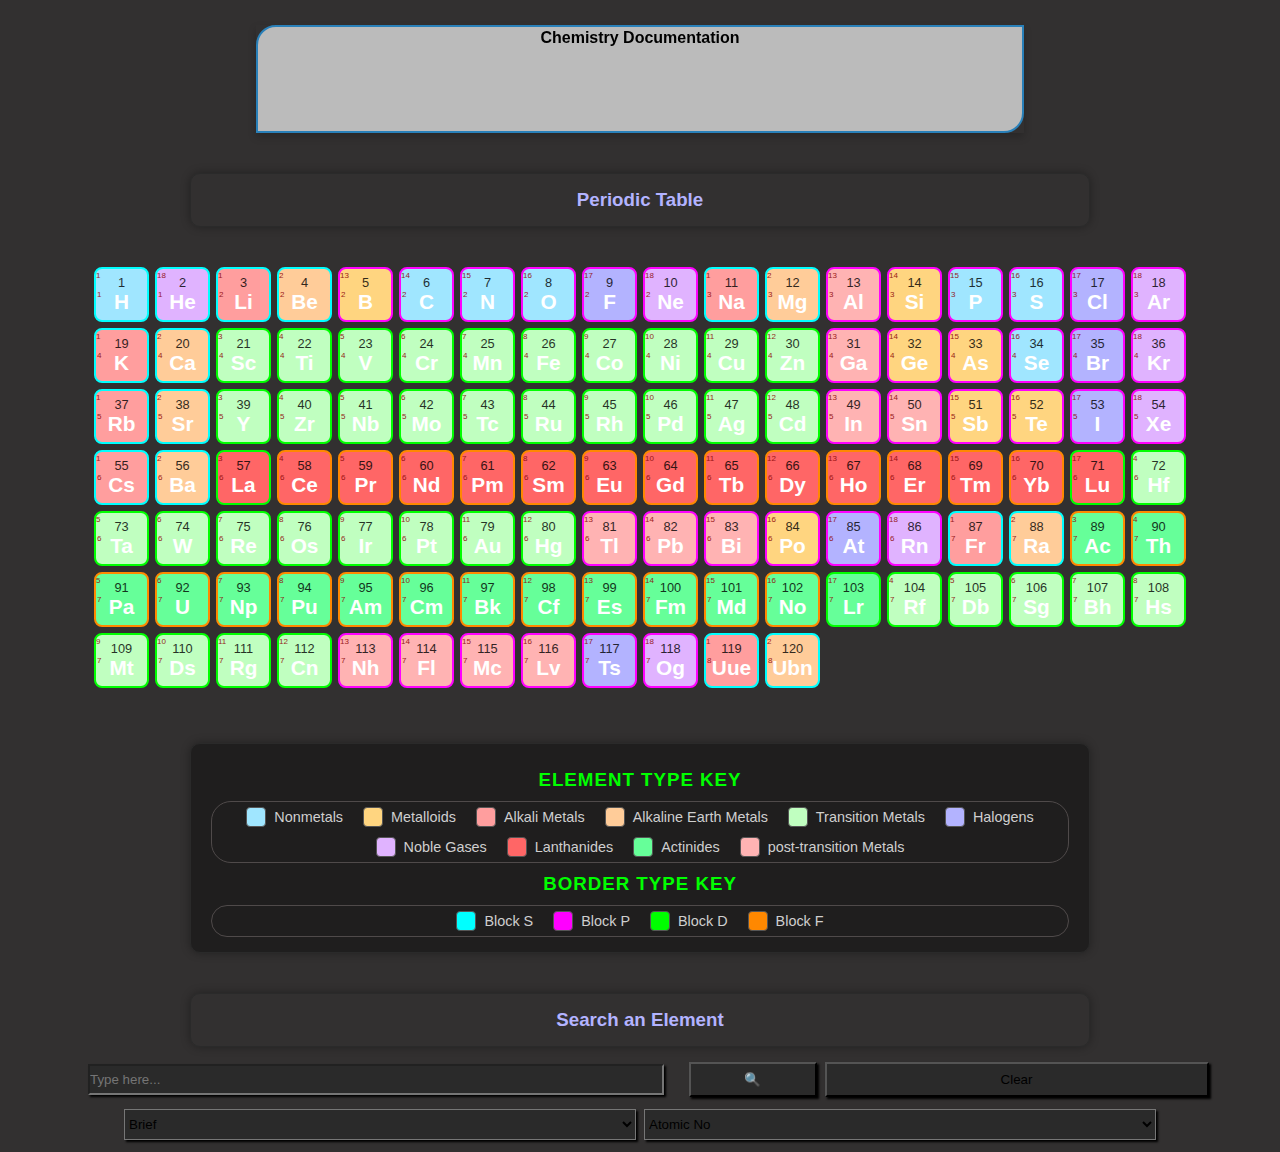
<file: Versions/v1.0/single-file/chemistry-explorer-no-server.html>
<!DOCTYPE html>
<html lang="en">
<head>
  <meta charset="UTF-8" />
  <meta name="viewport" content="width=device-width, initial-scale=1.0" />
  <title>Chemistry Documentation</title>

  <style>
    :root {
      --chrome-bg: #2c2b2b;
      --panel-bg: #1f1e1e;
      --border-subtle: #2a2a2a;
      --text: #ffffff;
      --text-muted: #cfcfcf;
      --accent: #00ff00;
      --hover: #094771;
    }
    * {
      box-sizing: border-box;
      padding: 0;
      margin: 0;
    }
    body {
      background-color: rgb(50, 48, 48);
      color: white;
      height: auto;
      min-height: 100vh;
      width: 100vw;
      margin: auto;
      padding: 5px;
      font-family: Arial, sans-serif;
      overflow-y: auto;
      overflow-x: hidden;
    }
    .allContainer {
      height: 100%;
      width: 100%;
      margin: auto;
      display: flex;
      flex-direction: column;
      align-items: center;
    }
    .header {
      background-color: transparent;
      width: 60vw;
      height: 12vh;
      perspective: 1000px;
      margin: 20px;
    }
    .heading {
      position: relative;
      width: 100%;
      height: 100%;
      text-align: center;
      transition: transform 0.6s;
      transform-style: preserve-3d;
      box-shadow: 0 4px 8px 0 rgba(0, 0, 0, 0.2);
    }
    .header:hover .heading {
      transform: rotateY(180deg);
    }
    .heading-front {
      background-color: #bbb;
      color: black;
      text-align: center;
      position: absolute;
      border-top-left-radius: 20px;
      border-bottom-right-radius: 20px;
      border: 2px solid #2980b9;
      margin: auto;
      padding: 2px;
    }
    .heading-back {
      background-color: #2980b9;
      color: white;
      transform: rotateY(180deg);
      text-align: center;
      position: absolute;
      border-top-right-radius: 20px;
      border-bottom-left-radius: 20px;
      border: 2px solid #2980b9;
      margin: auto;
      padding: 2px;
    }
    .heading-front,
    .heading-back {
      position: absolute;
      width: 100%;
      height: 100%;
      -webkit-backface-visibility: hidden;
      backface-visibility: hidden;
    }

/* Periodic table grid */
.periodic-table {
  display: grid;
  grid-template-columns: repeat(18, 1fr);
  gap: 6px;
  padding: 10px;
  justify-items: center;
  max-width: 95%;
  margin: 20px auto;
}

/* Element card */
.element {
  background: var(--panel-bg);
  border: 1px solid var(--border-subtle);
  border-radius: 8px;
  padding: 8px;
  width: 55px;
  height: 55px;
  display: flex;
  flex-direction: column;
  align-items: center;
  justify-content: center;
  transition: 0.2s;
  cursor: pointer;
  position: relative;
}
.element .period-label,
.element .group-label {
  position: absolute;
  font-size: 0.5rem;
  color: rgb(145, 10, 10);
  opacity: 0.9;
}

.element .period-label {
  left: 1px;
}

.element .group-label {
  top: 2px;
  left: 0px;
}
.element:hover {
  transform: scale(1.08);
  border-color: var(--accent);
  background-color: var(--hover);
}

.symbol {
  font-size: 1.3rem;
  font-weight: bold;
  color: var(--text);
}

.number {
  font-size: 0.8rem;
  opacity: 0.8;
  color: black;
}

/* 📱 Responsive tweaks */
@media (max-width: 1200px) {
  .periodic-table {
    grid-template-columns: repeat(12, 1fr);
  }
}

@media (max-width: 900px) {
  .periodic-table {
    grid-template-columns: repeat(8, 1fr);
  }
  .element {
    width: 60px;
    height: 60px;
  }
}

@media (max-width: 600px) {
  .periodic-table {
    grid-template-columns: repeat(5, 1fr);
  }
  .element {
    width: 55px;
    height: 55px;
  }
  .symbol {
    font-size: 1.1rem;
  }
}

@media (max-width: 400px) {
  .periodic-table {
    grid-template-columns: repeat(4, 1fr);
    gap: 1px;
  }
  .element {
    width: 42px;
    height: 42px;
    padding: 6px;
  }
  .symbol {
    font-size: 1rem;
  }
  .number {
    font-size: 0.8rem;
  }
}


.legend {
  width: 90%;
  max-width: 900px;
  margin: 25px auto 40px;
  background-color: var(--panel-bg);
  border: 1px solid var(--border-subtle);
  border-radius: 10px;
  padding: 15px 20px;
  text-align: center;
  box-shadow: 0 0 10px #00000055;
}

.legend h3 {
  margin-bottom: 10px;
  color: var(--accent);
  letter-spacing: 1px;
  text-transform: uppercase;
  margin-top: 10px;
}

.legend-items1 {
  display: flex;
  flex-wrap: wrap;
  justify-content: center;
  gap: 10px 20px;
  padding: 5px;
  border: 1px solid rgb(79, 74, 74);
  border-radius: 20px;
}
.legend-items2 {
  display: flex;
  flex-wrap: wrap;
  justify-content: center;
  gap: 10px 20px;
  padding: 5px;
  border: 1px solid rgb(79, 74, 74);
  border-radius: 20px;
}

.legend-item {
  display: flex;
  align-items: center;
  font-size: 0.9rem;
  color: var(--text-muted);
}

.legend-item span {
  display: inline-block;
  width: 20px;
  height: 20px;
  margin-right: 8px;
  border-radius: 4px;
  border: 1px solid #555;
}

/* Responsive tweaks */
@media (max-width: 600px) {
  .legend-item {
    font-size: 0.8rem;
  }
  .legend-item span {
    width: 16px;
    height: 16px;
  }
}
.searchElement, .periodicTable{
  width: 90%;
  max-width: 900px;
  margin: 20px auto 10px;
  border: 1px solid var(--border-subtle);
  border-radius: 10px;
  padding: 15px 20px;
  text-align: center;
  box-shadow: 0 0 10px #00000055;
}

.headingTopic{
  color: #b3b3ff;
}
.search-element{
  width:90%;
  height: auto;
  display: flex;
  flex-direction: column;
  justify-self: center;
  align-self: center;
}
.searchbar{
  display: flex;
  flex-direction: row;
  height: 5vh;
  width: 100%;
  gap: 8px;
  padding: 3px;
  align-items: center;
  justify-content: center;
}

#searchbox{
  width: 45vw;
  background-color: var(--border-subtle);
  box-shadow: 2px 2px 2px black;
  margin: auto;
  color: white;
  height: 3.5vh;

}
#searchselect{
  background-color: var(--border-subtle);
  width: 40vw;
  height: 3.5vh;
  box-shadow: 2px 2px 2px black;
}
#searchstyleselect{
  background-color: var(--border-subtle);
  width: 40vw;
  height: 3.5vh;
  box-shadow: 2px 2px 2px black;
}
#searchbtn{

  background-color: var(--border-subtle);
  width: 10vw;
  height: 3.8vh;
  box-shadow: 2px 2px 2px black;
}

.search-result{
  background-color: var(--border-subtle);
  width: 100%;
  height: auto;
  box-shadow: 2px 2px 2px black;
}

#clearbtn{
  background-color: var(--border-subtle);
  width: 30vw;
  height: 3.8vh;
  box-shadow: 2px 2px 2px black;
}






  </style>
</head>
<body>
  <div class="allContainer">
    <div class="header">
      <div class="heading">
        <h4 class="heading-front">Chemistry Documentation</h4>
        <h6 class="heading-back">Explore the fascinating world of chemistry!</h6>
      </div>
    </div>


<div class="periodicTable">
<h3 class="headingTopic">Periodic Table</h3>
</div>

<div class="periodic-table" id="periodic-table"></div>

</div>


<div class="legend">

  <h3>Element Type Key</h3>
  <div class="legend-items1">
    <div class="legend-item"><span style="background:#a0e6ff;"></span>Nonmetals</div>
    <div class="legend-item"><span style="background:#ffd580;"></span>Metalloids</div>
    <div class="legend-item"><span style="background:#ff9e9e;"></span>Alkali Metals</div>
    <div class="legend-item"><span style="background:#ffcc99;"></span>Alkaline Earth Metals</div>
    <div class="legend-item"><span style="background:#c0ffc0;"></span>Transition Metals</div>
    <div class="legend-item"><span style="background:#b3b3ff;"></span>Halogens</div>
    <div class="legend-item"><span style="background:#e0b3ff;"></span>Noble Gases</div>
    <div class="legend-item"><span style="background:#ff6666;"></span>Lanthanides</div>
    <div class="legend-item"><span style="background:#66ff99;"></span>Actinides</div>
    <div class="legend-item"><span style="background:#ffb3b3"></span>post-transition Metals</div>
  </div>
  <h3>Border Type Key</h3>
  <div class="legend-items2">
    <div class="legend-item"><span style="background:#00ffff"></span>Block S</div>
    <div class="legend-item"><span style="background:#ff00ff"></span>Block P</div>
    <div class="legend-item"><span style="background:#00ff00"></span>Block D</div>
    <div class="legend-item"><span style="background:#ff8800"></span>Block F</div>
  </div>
  
</div>


<div class="searchElement">
  <h3 class="headingTopic">Search an Element</h3>
</div>

<div class="search-element" id="search-element">

  <div class="searchbar">
    <input type="search" id="searchbox" placeholder="Type here...">
    <button type="button" id="searchbtn">🔍</button>
        <button type="button" id="clearbtn">Clear</button>
  </div>


  <div class="searchbar">
    <select id="searchstyleselect" title="Select query style...">
      <option value="brief">Brief</option>
      <option value="detail">Detail</option>
    </select>
    <select id="searchselect" title="Select query method...">
      <option value="atomicNo">Atomic No</option>
      <option value="symbol">Symbol</option>
      <option value="name">Name</option>
    </select>
  </div>

  <div class="search-result" id="search-result">
  </div>

</div>


<div id="element-popup" style="
  display:none;
  position:fixed;
  top:0; left:0;
  width:100%; height:100%;
  background:#00000088;
  backdrop-filter: blur(3px);
  justify-content:center;
  align-items:center;
  z-index:999;
">
  <div id="popup-content" style="
    background:#1e1e1e;
    padding:20px;
    width:320px;
    border-radius:12px;
    color:white;
    box-shadow:0 0 12px black;
  "></div>
</div>



<script>
const colorMap = {
  "nonmetal": "#a0e6ff",
  "metalloid": "#ffd580",
  "alkali metal": "#ff9e9e",
  "alkaline earth metal": "#ffcc99",
  "transition metal": "#c0ffc0",
  "halogen": "#b3b3ff",
  "noble gas": "#e0b3ff",
  "lanthanide": "#ff6666",
  "actinide": "#66ff99",
  "post-transition metal": "#ffb3b3"
};

let allElements = [
  {
    "atomicNumber": 1,
    "symbol": "H",
    "name": "Hydrogen",
    "atomicMass": 1.008,
    "category": "Nonmetal",
    "group": 1,
    "period": 1,
    "block": "s",
    "phase": "Gas",
    "density": 8.988e-05,
    "meltingPoint": 14.01,
    "boilingPoint": 20.28,
    "electronegativity": 2.2,
    "atomicRadius": 53,
    "ionicRadius": null,
    "covalentRadius": 31,
    "ionizationEnergy": 1312,
    "electronAffinity": 72.8,
    "oxidationStates": "+1, -1",
    "electronConfiguration": "1s1",
    "standardState": "Gas",
    "bondingType": "Diatomic",
    "crystalStructure": "Hexagonal",
    "color": "Colorless",
    "discoveryYear": 1766,
    "discoveredBy": "Henry Cavendish",
    "radioactive": false,
    "naturalOccurrence": "Natural",
    "toxicity": "Non-toxic",
    "uses": "Fuel, ammonia production",
    "isotopes": 3,
    "naturalOrManMade": "Natural",
    "valency": 1,
    "atomicity": 2,
    "molecularMass": 2.016,
    "neutrons": 0
  },
  {
    "atomicNumber": 2,
    "symbol": "He",
    "name": "Helium",
    "atomicMass": 4.0026,
    "category": "Noble Gas",
    "group": 18,
    "period": 1,
    "block": "s",
    "phase": "Gas",
    "density": 0.0001785,
    "meltingPoint": null,
    "boilingPoint": 4.22,
    "electronegativity": null,
    "atomicRadius": 31,
    "ionicRadius": null,
    "covalentRadius": 28,
    "ionizationEnergy": 2372.3,
    "electronAffinity": 0,
    "oxidationStates": "0",
    "electronConfiguration": "1s2",
    "standardState": "Gas",
    "bondingType": "Atomic",
    "crystalStructure": "Hexagonal",
    "color": "Colorless",
    "discoveryYear": 1895,
    "discoveredBy": "Pierre Janssen, Norman Lockyer",
    "radioactive": false,
    "naturalOccurrence": "Natural",
    "toxicity": "Non-toxic",
    "uses": "Coolant, balloons",
    "isotopes": 2,
    "naturalOrManMade": "Natural",
    "valency": 0,
    "atomicity": 1,
    "molecularMass": 4.0026,
    "neutrons": 2
  },
  {
    "atomicNumber": 3,
    "symbol": "Li",
    "name": "Lithium",
    "atomicMass": 6.94,
    "category": "Alkali Metal",
    "group": 1,
    "period": 2,
    "block": "s",
    "phase": "Solid",
    "density": 0.534,
    "meltingPoint": 453.69,
    "boilingPoint": 1615,
    "electronegativity": 0.98,
    "atomicRadius": 167,
    "ionicRadius": 76,
    "covalentRadius": 128,
    "ionizationEnergy": 520.2,
    "electronAffinity": 59.6,
    "oxidationStates": "+1",
    "electronConfiguration": "[He] 2s1",
    "standardState": "Solid",
    "bondingType": "Metallic",
    "crystalStructure": "Body-centered cubic",
    "color": "Silvery-white",
    "discoveryYear": 1817,
    "discoveredBy": "Johan Arfwedson",
    "radioactive": false,
    "naturalOccurrence": "Natural",
    "toxicity": "Low toxicity",
    "uses": "Batteries, ceramics",
    "isotopes": 2,
    "naturalOrManMade": "Natural",
    "valency": 1,
    "atomicity": 1,
    "molecularMass": 6.94,
    "neutrons": 4
  },
  {
    "atomicNumber": 4,
    "symbol": "Be",
    "name": "Beryllium",
    "atomicMass": 9.0122,
    "category": "Alkaline Earth Metal",
    "group": 2,
    "period": 2,
    "block": "s",
    "phase": "Solid",
    "density": 1.85,
    "meltingPoint": 1560,
    "boilingPoint": 2742,
    "electronegativity": 1.57,
    "atomicRadius": 112,
    "ionicRadius": 35,
    "covalentRadius": 96,
    "ionizationEnergy": 899.5,
    "electronAffinity": 0,
    "oxidationStates": "+2",
    "electronConfiguration": "[He] 2s2",
    "standardState": "Solid",
    "bondingType": "Metallic",
    "crystalStructure": "Hexagonal",
    "color": "Steel-gray",
    "discoveryYear": 1798,
    "discoveredBy": "Louis Nicolas Vauquelin",
    "radioactive": false,
    "naturalOccurrence": "Natural",
    "toxicity": "Toxic",
    "uses": "Aerospace materials, alloys",
    "isotopes": 6,
    "naturalOrManMade": "Natural",
    "valency": 2,
    "atomicity": 1,
    "molecularMass": 9.0122,
    "neutrons": 5
  },
  {
    "atomicNumber": 5,
    "symbol": "B",
    "name": "Boron",
    "atomicMass": 10.81,
    "category": "Metalloid",
    "group": 13,
    "period": 2,
    "block": "p",
    "phase": "Solid",
    "density": 2.34,
    "meltingPoint": 2349,
    "boilingPoint": 4200,
    "electronegativity": 2.04,
    "atomicRadius": 87,
    "ionicRadius": null,
    "covalentRadius": 84,
    "ionizationEnergy": 800.6,
    "electronAffinity": 26.7,
    "oxidationStates": "+3",
    "electronConfiguration": "[He] 2s2 2p1",
    "standardState": "Solid",
    "bondingType": "Covalent",
    "crystalStructure": "Rhombohedral",
    "color": "Black",
    "discoveryYear": 1808,
    "discoveredBy": "Joseph Louis Gay-Lussac, Louis Jacques Th\u00e9nard",
    "radioactive": false,
    "naturalOccurrence": "Natural",
    "toxicity": "Low toxicity",
    "uses": "Detergents, glass, semiconductors",
    "isotopes": 2,
    "naturalOrManMade": "Natural",
    "valency": 3,
    "atomicity": 1,
    "molecularMass": 10.81,
    "neutrons": 6
  },
  {
    "atomicNumber": 6,
    "symbol": "C",
    "name": "Carbon",
    "atomicMass": 12.011,
    "category": "Nonmetal",
    "group": 14,
    "period": 2,
    "block": "p",
    "phase": "Solid",
    "density": 2.26,
    "meltingPoint": 3823,
    "boilingPoint": 4300,
    "electronegativity": 2.55,
    "atomicRadius": 67,
    "ionicRadius": null,
    "covalentRadius": 77,
    "ionizationEnergy": 1086.5,
    "electronAffinity": 153.9,
    "oxidationStates": "+4, +2, -4",
    "electronConfiguration": "[He] 2s2 2p2",
    "standardState": "Solid",
    "bondingType": "Covalent",
    "crystalStructure": "Hexagonal or cubic",
    "color": "Black (graphite)",
    "discoveryYear": -4000,
    "discoveredBy": "Unknown",
    "radioactive": false,
    "naturalOccurrence": "Natural",
    "toxicity": "Non-toxic",
    "uses": "Organic compounds, fuels, steel",
    "isotopes": 3,
    "naturalOrManMade": "Natural",
    "valency": 4,
    "atomicity": 1,
    "molecularMass": 12.011,
    "neutrons": 6
  },
  {
    "atomicNumber": 7,
    "symbol": "N",
    "name": "Nitrogen",
    "atomicMass": 14.007,
    "category": "Nonmetal",
    "group": 15,
    "period": 2,
    "block": "p",
    "phase": "Gas",
    "density": 0.0012506,
    "meltingPoint": 63.15,
    "boilingPoint": 77.36,
    "electronegativity": 3.04,
    "atomicRadius": 56,
    "ionicRadius": null,
    "covalentRadius": 71,
    "ionizationEnergy": 1402.3,
    "electronAffinity": -6.8,
    "oxidationStates": "-3, +3, +5, +2, +4",
    "electronConfiguration": "[He] 2s2 2p3",
    "standardState": "Gas",
    "bondingType": "Diatomic",
    "crystalStructure": "Hexagonal",
    "color": "Colorless",
    "discoveryYear": 1772,
    "discoveredBy": "Daniel Rutherford",
    "radioactive": false,
    "naturalOccurrence": "Natural",
    "toxicity": "Non-toxic",
    "uses": "Fertilizers, explosives, refrigerants",
    "isotopes": 2,
    "naturalOrManMade": "Natural",
    "valency": 3,
    "atomicity": 2,
    "molecularMass": 28.014,
    "neutrons": 7
  },
  {
    "atomicNumber": 8,
    "symbol": "O",
    "name": "Oxygen",
    "atomicMass": 15.999,
    "category": "Nonmetal",
    "group": 16,
    "period": 2,
    "block": "p",
    "phase": "Gas",
    "density": 0.001429,
    "meltingPoint": 54.36,
    "boilingPoint": 90.2,
    "electronegativity": 3.44,
    "atomicRadius": 48,
    "ionicRadius": null,
    "covalentRadius": 66,
    "ionizationEnergy": 1313.9,
    "electronAffinity": 141,
    "oxidationStates": "-2",
    "electronConfiguration": "[He] 2s2 2p4",
    "standardState": "Gas",
    "bondingType": "Diatomic",
    "crystalStructure": "Cubic",
    "color": "Colorless",
    "discoveryYear": 1774,
    "discoveredBy": "Carl Wilhelm Scheele, Joseph Priestley",
    "radioactive": false,
    "naturalOccurrence": "Natural",
    "toxicity": "Non-toxic",
    "uses": "Breathing, combustion, oxides",
    "isotopes": 3,
    "naturalOrManMade": "Natural",
    "valency": 2,
    "atomicity": 2,
    "molecularMass": 31.998,
    "neutrons": 8
  },
  {
    "atomicNumber": 9,
    "symbol": "F",
    "name": "Fluorine",
    "atomicMass": 18.998,
    "category": "Halogen",
    "group": 17,
    "period": 2,
    "block": "p",
    "phase": "Gas",
    "density": 0.001696,
    "meltingPoint": 53.53,
    "boilingPoint": 85.03,
    "electronegativity": 3.98,
    "atomicRadius": 42,
    "ionicRadius": null,
    "covalentRadius": 64,
    "ionizationEnergy": 1681,
    "electronAffinity": 328,
    "oxidationStates": "-1",
    "electronConfiguration": "[He] 2s2 2p5",
    "standardState": "Gas",
    "bondingType": "Covalent",
    "crystalStructure": "Cubic",
    "color": "Pale yellow",
    "discoveryYear": 1886,
    "discoveredBy": "Henri Moissan",
    "radioactive": false,
    "naturalOccurrence": "Natural",
    "toxicity": "Highly toxic",
    "uses": "Teflon, refrigerants, uranium processing",
    "isotopes": 1,
    "naturalOrManMade": "Natural",
    "valency": 1,
    "atomicity": 2,
    "molecularMass": 37.996,
    "neutrons": 10
  },
  {
    "atomicNumber": 10,
    "symbol": "Ne",
    "name": "Neon",
    "atomicMass": 20.18,
    "category": "Noble Gas",
    "group": 18,
    "period": 2,
    "block": "p",
    "phase": "Gas",
    "density": 0.0008999,
    "meltingPoint": 24.56,
    "boilingPoint": 27.07,
    "electronegativity": null,
    "atomicRadius": 38,
    "ionicRadius": null,
    "covalentRadius": 58,
    "ionizationEnergy": 2080.7,
    "electronAffinity": 0,
    "oxidationStates": "0",
    "electronConfiguration": "[He] 2s2 2p6",
    "standardState": "Gas",
    "bondingType": "Atomic",
    "crystalStructure": "Face-centered cubic",
    "color": "Colorless",
    "discoveryYear": 1898,
    "discoveredBy": "Morris Travers, William Ramsay",
    "radioactive": false,
    "naturalOccurrence": "Natural",
    "toxicity": "Non-toxic",
    "uses": "Neon lights, cryogenics",
    "isotopes": 3,
    "naturalOrManMade": "Natural",
    "valency": 0,
    "atomicity": 1,
    "molecularMass": 20.18,
    "neutrons": 10
  },
  {
    "atomicNumber": 11,
    "symbol": "Na",
    "name": "Sodium",
    "atomicMass": 22.98976928,
    "category": "alkali metal",
    "group": 1,
    "period": 3,
    "block": "s",
    "phase": "solid",
    "density": 0.968,
    "meltingPoint": 370.87,
    "boilingPoint": 1156,
    "electronegativity": 0.93,
    "atomicRadius": 190,
    "ionicRadius": 116,
    "covalentRadius": 166,
    "ionizationEnergy": 495.8,
    "electronAffinity": 52.8,
    "oxidationStates": "+1",
    "electronConfiguration": "[Ne] 3s1",
    "standardState": "solid",
    "bondingType": "metallic",
    "crystalStructure": "body-centered cubic",
    "color": "silvery white",
    "discoveryYear": 1807,
    "discoveredBy": "Humphry Davy",
    "radioactive": false,
    "naturalOccurrence": "abundant",
    "toxicity": "moderate",
    "uses": "soap making, street lights, metal refining",
    "isotopes": 21,
    "naturalOrManMade": "natural",
    "valency": 1,
    "atomicity": 1,
    "molecularMass": 22.99,
    "neutrons": 12
  },
  {
    "atomicNumber": 12,
    "symbol": "Mg",
    "name": "Magnesium",
    "atomicMass": 24.305,
    "category": "alkaline earth metal",
    "group": 2,
    "period": 3,
    "block": "s",
    "phase": "solid",
    "density": 1.738,
    "meltingPoint": 923,
    "boilingPoint": 1363,
    "electronegativity": 1.31,
    "atomicRadius": 145,
    "ionicRadius": 86,
    "covalentRadius": 141,
    "ionizationEnergy": 737.7,
    "electronAffinity": 0,
    "oxidationStates": "+2",
    "electronConfiguration": "[Ne] 3s2",
    "standardState": "solid",
    "bondingType": "metallic",
    "crystalStructure": "hexagonal close-packed",
    "color": "silvery gray",
    "discoveryYear": 1808,
    "discoveredBy": "Humphry Davy",
    "radioactive": false,
    "naturalOccurrence": "abundant",
    "toxicity": "low",
    "uses": "alloys, flares, fireworks",
    "isotopes": 22,
    "naturalOrManMade": "natural",
    "valency": 2,
    "atomicity": 1,
    "molecularMass": 24.31,
    "neutrons": 12
  },
  {
    "atomicNumber": 13,
    "symbol": "Al",
    "name": "Aluminium",
    "atomicMass": 26.9815385,
    "category": "post-transition metal",
    "group": 13,
    "period": 3,
    "block": "p",
    "phase": "solid",
    "density": 2.7,
    "meltingPoint": 933.47,
    "boilingPoint": 2792,
    "electronegativity": 1.61,
    "atomicRadius": 118,
    "ionicRadius": 53.5,
    "covalentRadius": 121,
    "ionizationEnergy": 577.5,
    "electronAffinity": 42.5,
    "oxidationStates": "+3",
    "electronConfiguration": "[Ne] 3s2 3p1",
    "standardState": "solid",
    "bondingType": "metallic",
    "crystalStructure": "face-centered cubic",
    "color": "silvery gray",
    "discoveryYear": 1825,
    "discoveredBy": "Hans \u00d8rsted",
    "radioactive": false,
    "naturalOccurrence": "abundant",
    "toxicity": "low",
    "uses": "aircraft, foil, cans",
    "isotopes": 22,
    "naturalOrManMade": "natural",
    "valency": 3,
    "atomicity": 1,
    "molecularMass": 26.98,
    "neutrons": 14
  },
  {
    "atomicNumber": 14,
    "symbol": "Si",
    "name": "Silicon",
    "atomicMass": 28.085,
    "category": "metalloid",
    "group": 14,
    "period": 3,
    "block": "p",
    "phase": "solid",
    "density": 2.3296,
    "meltingPoint": 1687,
    "boilingPoint": 3538,
    "electronegativity": 1.9,
    "atomicRadius": 111,
    "ionicRadius": 40,
    "covalentRadius": 111,
    "ionizationEnergy": 786.5,
    "electronAffinity": 134,
    "oxidationStates": "+4, -4",
    "electronConfiguration": "[Ne] 3s2 3p2",
    "standardState": "solid",
    "bondingType": "covalent network",
    "crystalStructure": "diamond cubic",
    "color": "gray",
    "discoveryYear": 1824,
    "discoveredBy": "J\u00f6ns Jacob Berzelius",
    "radioactive": false,
    "naturalOccurrence": "abundant",
    "toxicity": "low",
    "uses": "electronics, glass, solar cells",
    "isotopes": 23,
    "naturalOrManMade": "natural",
    "valency": 4,
    "atomicity": 1,
    "molecularMass": 28.09,
    "neutrons": 14
  },
  {
    "atomicNumber": 15,
    "symbol": "P",
    "name": "Phosphorus",
    "atomicMass": 30.973761998,
    "category": "nonmetal",
    "group": 15,
    "period": 3,
    "block": "p",
    "phase": "solid",
    "density": 1.823,
    "meltingPoint": 317.3,
    "boilingPoint": 553.7,
    "electronegativity": 2.19,
    "atomicRadius": 98,
    "ionicRadius": 44,
    "covalentRadius": 107,
    "ionizationEnergy": 1011.8,
    "electronAffinity": 72,
    "oxidationStates": "-3, +3, +5",
    "electronConfiguration": "[Ne] 3s2 3p3",
    "standardState": "solid",
    "bondingType": "covalent",
    "crystalStructure": "orthorhombic",
    "color": "white/red",
    "discoveryYear": 1669,
    "discoveredBy": "Hennig Brand",
    "radioactive": false,
    "naturalOccurrence": "abundant",
    "toxicity": "moderate",
    "uses": "fertilizers, matches",
    "isotopes": 23,
    "naturalOrManMade": "natural",
    "valency": 3,
    "atomicity": 4,
    "molecularMass": 30.97,
    "neutrons": 16
  },
  {
    "atomicNumber": 16,
    "symbol": "S",
    "name": "Sulfur",
    "atomicMass": 32.06,
    "category": "nonmetal",
    "group": 16,
    "period": 3,
    "block": "p",
    "phase": "solid",
    "density": 2.07,
    "meltingPoint": 388.36,
    "boilingPoint": 717.87,
    "electronegativity": 2.58,
    "atomicRadius": 88,
    "ionicRadius": 37,
    "covalentRadius": 104,
    "ionizationEnergy": 999.6,
    "electronAffinity": 200,
    "oxidationStates": "-2, +2, +4, +6",
    "electronConfiguration": "[Ne] 3s2 3p4",
    "standardState": "solid",
    "bondingType": "covalent",
    "crystalStructure": "orthorhombic",
    "color": "yellow",
    "discoveryYear": "ancient",
    "discoveredBy": "Unknown",
    "radioactive": false,
    "naturalOccurrence": "abundant",
    "toxicity": "low",
    "uses": "sulfuric acid, rubber vulcanization",
    "isotopes": 25,
    "naturalOrManMade": "natural",
    "valency": 2,
    "atomicity": 8,
    "molecularMass": 32.06,
    "neutrons": 16
  },
  {
    "atomicNumber": 17,
    "symbol": "Cl",
    "name": "Chlorine",
    "atomicMass": 35.45,
    "category": "halogen",
    "group": 17,
    "period": 3,
    "block": "p",
    "phase": "gas",
    "density": 0.003214,
    "meltingPoint": 171.6,
    "boilingPoint": 239.11,
    "electronegativity": 3.16,
    "atomicRadius": 79,
    "ionicRadius": 181,
    "covalentRadius": 99,
    "ionizationEnergy": 1251.2,
    "electronAffinity": 349,
    "oxidationStates": "-1, +1, +3, +5, +7",
    "electronConfiguration": "[Ne] 3s2 3p5",
    "standardState": "gas",
    "bondingType": "covalent",
    "crystalStructure": "orthorhombic (solid form)",
    "color": "yellow-green",
    "discoveryYear": 1774,
    "discoveredBy": "Carl Wilhelm Scheele",
    "radioactive": true,
    "naturalOccurrence": "common",
    "toxicity": "high",
    "uses": "disinfectant, PVC, bleach",
    "isotopes": 24,
    "naturalOrManMade": "natural",
    "valency": 1,
    "atomicity": 2,
    "molecularMass": 35.45,
    "neutrons": 18
  },
  {
    "atomicNumber": 18,
    "symbol": "Ar",
    "name": "Argon",
    "atomicMass": 39.948,
    "category": "noble gas",
    "group": 18,
    "period": 3,
    "block": "p",
    "phase": "gas",
    "density": 0.001784,
    "meltingPoint": 83.8,
    "boilingPoint": 87.3,
    "electronegativity": 0,
    "atomicRadius": 71,
    "ionicRadius": 0,
    "covalentRadius": 106,
    "ionizationEnergy": 1520.6,
    "electronAffinity": 0,
    "oxidationStates": "0",
    "electronConfiguration": "[Ne] 3s2 3p6",
    "standardState": "gas",
    "bondingType": "atomic",
    "crystalStructure": "face-centered cubic (solid form)",
    "color": "colorless",
    "discoveryYear": 1894,
    "discoveredBy": "Lord Rayleigh & William Ramsay",
    "radioactive": false,
    "naturalOccurrence": "abundant",
    "toxicity": "none",
    "uses": "shielding gas, lighting",
    "isotopes": 26,
    "naturalOrManMade": "natural",
    "valency": 0,
    "atomicity": 1,
    "molecularMass": 39.95,
    "neutrons": 22
  },
  {
    "atomicNumber": 19,
    "symbol": "K",
    "name": "Potassium",
    "atomicMass": 39.0983,
    "category": "alkali metal",
    "group": 1,
    "period": 4,
    "block": "s",
    "phase": "solid",
    "density": 0.862,
    "meltingPoint": 336.53,
    "boilingPoint": 1032,
    "electronegativity": 0.82,
    "atomicRadius": 243,
    "ionicRadius": 152,
    "covalentRadius": 203,
    "ionizationEnergy": 418.8,
    "electronAffinity": 48.4,
    "oxidationStates": "+1",
    "electronConfiguration": "[Ar] 4s1",
    "standardState": "solid",
    "bondingType": "metallic",
    "crystalStructure": "body-centered cubic",
    "color": "silvery white",
    "discoveryYear": 1807,
    "discoveredBy": "Humphry Davy",
    "radioactive": false,
    "naturalOccurrence": "abundant",
    "toxicity": "moderate",
    "uses": "fertilizers, glass, soap",
    "isotopes": 26,
    "naturalOrManMade": "natural",
    "valency": 1,
    "atomicity": 1,
    "molecularMass": 39.1,
    "neutrons": 20
  },
  {
    "atomicNumber": 20,
    "symbol": "Ca",
    "name": "Calcium",
    "atomicMass": 40.078,
    "category": "alkaline earth metal",
    "group": 2,
    "period": 4,
    "block": "s",
    "phase": "solid",
    "density": 1.54,
    "meltingPoint": 1115,
    "boilingPoint": 1757,
    "electronegativity": 1.0,
    "atomicRadius": 194,
    "ionicRadius": 114,
    "covalentRadius": 174,
    "ionizationEnergy": 589.8,
    "electronAffinity": 2.37,
    "oxidationStates": "+2",
    "electronConfiguration": "[Ar] 4s2",
    "standardState": "solid",
    "bondingType": "metallic",
    "crystalStructure": "face-centered cubic",
    "color": "silvery gray",
    "discoveryYear": 1808,
    "discoveredBy": "Humphry Davy",
    "radioactive": false,
    "naturalOccurrence": "abundant",
    "toxicity": "low",
    "uses": "bones, cement, alloys",
    "isotopes": 26,
    "naturalOrManMade": "natural",
    "valency": 2,
    "atomicity": 1,
    "molecularMass": 40.08,
    "neutrons": 20
  },
  {
    "atomicNumber": 21,
    "symbol": "Sc",
    "name": "Scandium",
    "atomicMass": 44.955908,
    "category": "transition metal",
    "group": 3,
    "period": 4,
    "block": "d",
    "phase": "solid",
    "density": 2.985,
    "meltingPoint": 1814,
    "boilingPoint": 3109,
    "electronegativity": 1.36,
    "atomicRadius": 184,
    "ionicRadius": 74.5,
    "covalentRadius": 144,
    "ionizationEnergy": 633.1,
    "electronAffinity": 18.1,
    "oxidationStates": "+3",
    "electronConfiguration": "[Ar] 3d1 4s2",
    "standardState": "solid",
    "bondingType": "metallic",
    "crystalStructure": "hexagonal close-packed",
    "color": "silvery white",
    "discoveryYear": 1879,
    "discoveredBy": "Lars Fredrik Nilson",
    "radioactive": false,
    "naturalOccurrence": "rare",
    "toxicity": "low",
    "uses": "aerospace alloys, lamps",
    "isotopes": 25,
    "naturalOrManMade": "natural",
    "valency": 3,
    "atomicity": 1,
    "molecularMass": 44.96,
    "neutrons": 24
  },
  {
    "atomicNumber": 22,
    "symbol": "Ti",
    "name": "Titanium",
    "atomicMass": 47.867,
    "category": "transition metal",
    "group": 4,
    "period": 4,
    "block": "d",
    "phase": "solid",
    "density": 4.506,
    "meltingPoint": 1941,
    "boilingPoint": 3560,
    "electronegativity": 1.54,
    "atomicRadius": 176,
    "ionicRadius": 86,
    "covalentRadius": 136,
    "ionizationEnergy": 658.8,
    "electronAffinity": 7.6,
    "oxidationStates": "+2, +3, +4",
    "electronConfiguration": "[Ar] 3d2 4s2",
    "standardState": "solid",
    "bondingType": "metallic",
    "crystalStructure": "hexagonal close-packed",
    "color": "silvery gray",
    "discoveryYear": 1791,
    "discoveredBy": "William Gregor",
    "radioactive": false,
    "naturalOccurrence": "abundant",
    "toxicity": "low",
    "uses": "aircraft, implants, pigments",
    "isotopes": 26,
    "naturalOrManMade": "natural",
    "valency": 4,
    "atomicity": 1,
    "molecularMass": 47.87,
    "neutrons": 26
  },
  {
    "atomicNumber": 23,
    "symbol": "V",
    "name": "Vanadium",
    "atomicMass": 50.9415,
    "category": "transition metal",
    "group": 5,
    "period": 4,
    "block": "d",
    "phase": "solid",
    "density": 6.11,
    "meltingPoint": 2183,
    "boilingPoint": 3680,
    "electronegativity": 1.63,
    "atomicRadius": 171,
    "ionicRadius": 79,
    "covalentRadius": 125,
    "ionizationEnergy": 650.9,
    "electronAffinity": 50.6,
    "oxidationStates": "+2, +3, +4, +5",
    "electronConfiguration": "[Ar] 3d3 4s2",
    "standardState": "solid",
    "bondingType": "metallic",
    "crystalStructure": "body-centered cubic",
    "color": "silvery gray",
    "discoveryYear": 1801,
    "discoveredBy": "Andr\u00e9s Manuel del R\u00edo",
    "radioactive": false,
    "naturalOccurrence": "moderate",
    "toxicity": "medium",
    "uses": "steel alloys, catalysts",
    "isotopes": 24,
    "naturalOrManMade": "natural",
    "valency": 5,
    "atomicity": 1,
    "molecularMass": 50.94,
    "neutrons": 28
  },
  {
    "atomicNumber": 24,
    "symbol": "Cr",
    "name": "Chromium",
    "atomicMass": 51.9961,
    "category": "transition metal",
    "group": 6,
    "period": 4,
    "block": "d",
    "phase": "solid",
    "density": 7.19,
    "meltingPoint": 2180,
    "boilingPoint": 2944,
    "electronegativity": 1.66,
    "atomicRadius": 166,
    "ionicRadius": 80,
    "covalentRadius": 127,
    "ionizationEnergy": 652.9,
    "electronAffinity": 64.3,
    "oxidationStates": "+2, +3, +6",
    "electronConfiguration": "[Ar] 3d5 4s1",
    "standardState": "solid",
    "bondingType": "metallic",
    "crystalStructure": "body-centered cubic",
    "color": "silvery metallic",
    "discoveryYear": 1797,
    "discoveredBy": "Louis Nicolas Vauquelin",
    "radioactive": false,
    "naturalOccurrence": "abundant",
    "toxicity": "high",
    "uses": "stainless steel, plating",
    "isotopes": 26,
    "naturalOrManMade": "natural",
    "valency": 6,
    "atomicity": 1,
    "molecularMass": 52.0,
    "neutrons": 28
  },
  {
    "atomicNumber": 25,
    "symbol": "Mn",
    "name": "Manganese",
    "atomicMass": 54.938044,
    "category": "transition metal",
    "group": 7,
    "period": 4,
    "block": "d",
    "phase": "solid",
    "density": 7.43,
    "meltingPoint": 1519,
    "boilingPoint": 2334,
    "electronegativity": 1.55,
    "atomicRadius": 161,
    "ionicRadius": 67,
    "covalentRadius": 119,
    "ionizationEnergy": 717.3,
    "electronAffinity": 0,
    "oxidationStates": "+2, +3, +4, +6, +7",
    "electronConfiguration": "[Ar] 3d5 4s2",
    "standardState": "solid",
    "bondingType": "metallic",
    "crystalStructure": "body-centered cubic",
    "color": "gray-white",
    "discoveryYear": 1774,
    "discoveredBy": "Carl Wilhelm Scheele",
    "radioactive": false,
    "naturalOccurrence": "abundant",
    "toxicity": "medium",
    "uses": "steel, batteries, pigments",
    "isotopes": 25,
    "naturalOrManMade": "natural",
    "valency": 7,
    "atomicity": 1,
    "molecularMass": 54.94,
    "neutrons": 30
  },
  {
    "atomicNumber": 26,
    "symbol": "Fe",
    "name": "Iron",
    "atomicMass": 55.845,
    "category": "transition metal",
    "group": 8,
    "period": 4,
    "block": "d",
    "phase": "solid",
    "density": 7.874,
    "meltingPoint": 1811,
    "boilingPoint": 3134,
    "electronegativity": 1.83,
    "atomicRadius": 156,
    "ionicRadius": 76,
    "covalentRadius": 125,
    "ionizationEnergy": 762.5,
    "electronAffinity": 15.7,
    "oxidationStates": "+2, +3",
    "electronConfiguration": "[Ar] 3d6 4s2",
    "standardState": "solid",
    "bondingType": "metallic",
    "crystalStructure": "body-centered cubic",
    "color": "gray",
    "discoveryYear": "ancient",
    "discoveredBy": "Unknown",
    "radioactive": false,
    "naturalOccurrence": "abundant",
    "toxicity": "medium",
    "uses": "construction, blood (hemoglobin)",
    "isotopes": 26,
    "naturalOrManMade": "natural",
    "valency": 2,
    "atomicity": 1,
    "molecularMass": 55.85,
    "neutrons": 30
  },
  {
    "atomicNumber": 27,
    "symbol": "Co",
    "name": "Cobalt",
    "atomicMass": 58.933194,
    "category": "transition metal",
    "group": 9,
    "period": 4,
    "block": "d",
    "phase": "solid",
    "density": 8.9,
    "meltingPoint": 1768,
    "boilingPoint": 3200,
    "electronegativity": 1.88,
    "atomicRadius": 152,
    "ionicRadius": 74.5,
    "covalentRadius": 126,
    "ionizationEnergy": 760.4,
    "electronAffinity": 63.7,
    "oxidationStates": "+2, +3",
    "electronConfiguration": "[Ar] 3d7 4s2",
    "standardState": "solid",
    "bondingType": "metallic",
    "crystalStructure": "hexagonal close-packed",
    "color": "bluish-gray",
    "discoveryYear": 1735,
    "discoveredBy": "Georg Brandt",
    "radioactive": false,
    "naturalOccurrence": "moderate",
    "toxicity": "medium",
    "uses": "magnets, batteries, alloys",
    "isotopes": 27,
    "naturalOrManMade": "natural",
    "valency": 2,
    "atomicity": 1,
    "molecularMass": 58.93,
    "neutrons": 32
  },
  {
    "atomicNumber": 28,
    "symbol": "Ni",
    "name": "Nickel",
    "atomicMass": 58.6934,
    "category": "transition metal",
    "group": 10,
    "period": 4,
    "block": "d",
    "phase": "solid",
    "density": 8.908,
    "meltingPoint": 1728,
    "boilingPoint": 3186,
    "electronegativity": 1.91,
    "atomicRadius": 149,
    "ionicRadius": 69,
    "covalentRadius": 124,
    "ionizationEnergy": 737.1,
    "electronAffinity": 112,
    "oxidationStates": "+2, +3",
    "electronConfiguration": "[Ar] 3d8 4s2",
    "standardState": "solid",
    "bondingType": "metallic",
    "crystalStructure": "face-centered cubic",
    "color": "silvery-white",
    "discoveryYear": 1751,
    "discoveredBy": "Axel Fredrik Cronstedt",
    "radioactive": false,
    "naturalOccurrence": "abundant",
    "toxicity": "medium",
    "uses": "coins, alloys, batteries",
    "isotopes": 28,
    "naturalOrManMade": "natural",
    "valency": 2,
    "atomicity": 1,
    "molecularMass": 58.69,
    "neutrons": 31
  },
  {
    "atomicNumber": 29,
    "symbol": "Cu",
    "name": "Copper",
    "atomicMass": 63.546,
    "category": "transition metal",
    "group": 11,
    "period": 4,
    "block": "d",
    "phase": "solid",
    "density": 8.96,
    "meltingPoint": 1357.77,
    "boilingPoint": 2835,
    "electronegativity": 1.9,
    "atomicRadius": 145,
    "ionicRadius": 77,
    "covalentRadius": 132,
    "ionizationEnergy": 745.5,
    "electronAffinity": 118.4,
    "oxidationStates": "+1, +2",
    "electronConfiguration": "[Ar] 3d10 4s1",
    "standardState": "solid",
    "bondingType": "metallic",
    "crystalStructure": "face-centered cubic",
    "color": "reddish-orange",
    "discoveryYear": "ancient",
    "discoveredBy": "Unknown",
    "radioactive": false,
    "naturalOccurrence": "abundant",
    "toxicity": "medium",
    "uses": "wiring, coins, electronics",
    "isotopes": 29,
    "naturalOrManMade": "natural",
    "valency": 2,
    "atomicity": 1,
    "molecularMass": 63.55,
    "neutrons": 35
  },
  {
    "atomicNumber": 30,
    "symbol": "Zn",
    "name": "Zinc",
    "atomicMass": 65.38,
    "category": "transition metal",
    "group": 12,
    "period": 4,
    "block": "d",
    "phase": "solid",
    "density": 7.14,
    "meltingPoint": 692.68,
    "boilingPoint": 1180,
    "electronegativity": 1.65,
    "atomicRadius": 142,
    "ionicRadius": 74,
    "covalentRadius": 122,
    "ionizationEnergy": 906.4,
    "electronAffinity": 0,
    "oxidationStates": "+2",
    "electronConfiguration": "[Ar] 3d10 4s2",
    "standardState": "solid",
    "bondingType": "metallic",
    "crystalStructure": "hexagonal close-packed",
    "color": "bluish-silver",
    "discoveryYear": 1746,
    "discoveredBy": "Andreas Marggraf",
    "radioactive": false,
    "naturalOccurrence": "abundant",
    "toxicity": "low",
    "uses": "galvanization, alloys, supplements",
    "isotopes": 30,
    "naturalOrManMade": "natural",
    "valency": 2,
    "atomicity": 1,
    "molecularMass": 65.38,
    "neutrons": 35
  },
  {
    "atomicNumber": 31,
    "symbol": "Ga",
    "name": "Gallium",
    "atomicMass": 69.723,
    "category": "post-transition metal",
    "group": 13,
    "period": 4,
    "block": "p",
    "phase": "solid",
    "density": 5.91,
    "meltingPoint": 302.91,
    "boilingPoint": 2477,
    "electronegativity": 1.81,
    "atomicRadius": 136,
    "ionicRadius": 62,
    "covalentRadius": 122,
    "ionizationEnergy": 578.8,
    "electronAffinity": 28.9,
    "oxidationStates": "+1, +3",
    "electronConfiguration": "[Ar] 3d10 4s2 4p1",
    "standardState": "solid",
    "bondingType": "metallic",
    "crystalStructure": "orthorhombic",
    "color": "silvery",
    "discoveryYear": 1875,
    "discoveredBy": "Paul \u00c9mile Lecoq de Boisbaudran",
    "radioactive": false,
    "naturalOccurrence": "rare",
    "toxicity": "low",
    "uses": "semiconductors, LEDs, thermometers",
    "isotopes": 31,
    "naturalOrManMade": "natural",
    "valency": 3,
    "atomicity": 2,
    "molecularMass": 69.72,
    "neutrons": 39
  },
  {
    "atomicNumber": 32,
    "symbol": "Ge",
    "name": "Germanium",
    "atomicMass": 72.63,
    "category": "metalloid",
    "group": 14,
    "period": 4,
    "block": "p",
    "phase": "solid",
    "density": 5.323,
    "meltingPoint": 1211.4,
    "boilingPoint": 3106,
    "electronegativity": 2.01,
    "atomicRadius": 125,
    "ionicRadius": 73,
    "covalentRadius": 120,
    "ionizationEnergy": 762,
    "electronAffinity": 118.9,
    "oxidationStates": "+2, +4",
    "electronConfiguration": "[Ar] 3d10 4s2 4p2",
    "standardState": "solid",
    "bondingType": "covalent network",
    "crystalStructure": "diamond cubic",
    "color": "grayish-white",
    "discoveryYear": 1886,
    "discoveredBy": "Clemens Winkler",
    "radioactive": false,
    "naturalOccurrence": "rare",
    "toxicity": "low",
    "uses": "fiber optics, transistors",
    "isotopes": 32,
    "naturalOrManMade": "natural",
    "valency": 4,
    "atomicity": 1,
    "molecularMass": 72.63,
    "neutrons": 41
  },
  {
    "atomicNumber": 33,
    "symbol": "As",
    "name": "Arsenic",
    "atomicMass": 74.921595,
    "category": "metalloid",
    "group": 15,
    "period": 4,
    "block": "p",
    "phase": "solid",
    "density": 5.776,
    "meltingPoint": 1090,
    "boilingPoint": 887,
    "electronegativity": 2.18,
    "atomicRadius": 114,
    "ionicRadius": 58,
    "covalentRadius": 119,
    "ionizationEnergy": 947,
    "electronAffinity": 78,
    "oxidationStates": "-3, +3, +5",
    "electronConfiguration": "[Ar] 3d10 4s2 4p3",
    "standardState": "solid",
    "bondingType": "covalent network",
    "crystalStructure": "rhombohedral",
    "color": "gray",
    "discoveryYear": "ancient",
    "discoveredBy": "Unknown",
    "radioactive": true,
    "naturalOccurrence": "rare",
    "toxicity": "high",
    "uses": "pesticides, semiconductors",
    "isotopes": 33,
    "naturalOrManMade": "natural",
    "valency": 3,
    "atomicity": 4,
    "molecularMass": 74.92,
    "neutrons": 42
  },
  {
    "atomicNumber": 34,
    "symbol": "Se",
    "name": "Selenium",
    "atomicMass": 78.971,
    "category": "nonmetal",
    "group": 16,
    "period": 4,
    "block": "p",
    "phase": "solid",
    "density": 4.81,
    "meltingPoint": 494,
    "boilingPoint": 958,
    "electronegativity": 2.55,
    "atomicRadius": 103,
    "ionicRadius": 50,
    "covalentRadius": 116,
    "ionizationEnergy": 941,
    "electronAffinity": 195,
    "oxidationStates": "-2, +4, +6",
    "electronConfiguration": "[Ar] 3d10 4s2 4p4",
    "standardState": "solid",
    "bondingType": "covalent",
    "crystalStructure": "hexagonal",
    "color": "gray/red",
    "discoveryYear": 1817,
    "discoveredBy": "J\u00f6ns Jacob Berzelius",
    "radioactive": false,
    "naturalOccurrence": "moderate",
    "toxicity": "medium",
    "uses": "glass coloring, electronics",
    "isotopes": 34,
    "naturalOrManMade": "natural",
    "valency": 2,
    "atomicity": 2,
    "molecularMass": 78.97,
    "neutrons": 45
  },
  {
    "atomicNumber": 35,
    "symbol": "Br",
    "name": "Bromine",
    "atomicMass": 79.904,
    "category": "halogen",
    "group": 17,
    "period": 4,
    "block": "p",
    "phase": "liquid",
    "density": 3.12,
    "meltingPoint": 265.8,
    "boilingPoint": 331.9,
    "electronegativity": 2.96,
    "atomicRadius": 94,
    "ionicRadius": 196,
    "covalentRadius": 114,
    "ionizationEnergy": 1139.9,
    "electronAffinity": 324.6,
    "oxidationStates": "-1, +1, +3, +5",
    "electronConfiguration": "[Ar] 3d10 4s2 4p5",
    "standardState": "liquid",
    "bondingType": "covalent",
    "crystalStructure": "orthorhombic (solid form)",
    "color": "reddish-brown",
    "discoveryYear": 1826,
    "discoveredBy": "Antoine J\u00e9r\u00f4me Balard",
    "radioactive": true,
    "naturalOccurrence": "moderate",
    "toxicity": "high",
    "uses": "flame retardants, photography",
    "isotopes": 35,
    "naturalOrManMade": "natural",
    "valency": 1,
    "atomicity": 2,
    "molecularMass": 79.9,
    "neutrons": 45
  },
  {
    "atomicNumber": 36,
    "symbol": "Kr",
    "name": "Krypton",
    "atomicMass": 83.798,
    "category": "noble gas",
    "group": 18,
    "period": 4,
    "block": "p",
    "phase": "gas",
    "density": 0.003733,
    "meltingPoint": 115.8,
    "boilingPoint": 119.9,
    "electronegativity": 3.0,
    "atomicRadius": 88,
    "ionicRadius": 0,
    "covalentRadius": 110,
    "ionizationEnergy": 1350.8,
    "electronAffinity": 0,
    "oxidationStates": "0",
    "electronConfiguration": "[Ar] 3d10 4s2 4p6",
    "standardState": "gas",
    "bondingType": "atomic",
    "crystalStructure": "face-centered cubic (solid form)",
    "color": "colorless",
    "discoveryYear": 1898,
    "discoveredBy": "William Ramsay & Morris Travers",
    "radioactive": false,
    "naturalOccurrence": "rare",
    "toxicity": "none",
    "uses": "lighting, lasers, insulation",
    "isotopes": 36,
    "naturalOrManMade": "natural",
    "valency": 0,
    "atomicity": 1,
    "molecularMass": 83.8,
    "neutrons": 48
  },
  {
    "atomicNumber": 37,
    "symbol": "Rb",
    "name": "Rubidium",
    "atomicMass": 85.4678,
    "category": "alkali metal",
    "group": 1,
    "period": 5,
    "block": "s",
    "phase": "solid",
    "density": 1.532,
    "meltingPoint": 312.46,
    "boilingPoint": 961,
    "electronegativity": 0.82,
    "atomicRadius": 265,
    "ionicRadius": 166,
    "covalentRadius": 220,
    "ionizationEnergy": 403,
    "electronAffinity": 46.9,
    "oxidationStates": "+1",
    "electronConfiguration": "[Kr] 5s1",
    "standardState": "solid",
    "bondingType": "metallic",
    "crystalStructure": "body-centered cubic",
    "color": "silvery white",
    "discoveryYear": 1861,
    "discoveredBy": "Robert Bunsen & Gustav Kirchhoff",
    "radioactive": true,
    "naturalOccurrence": "rare",
    "toxicity": "medium",
    "uses": "atomic clocks, research",
    "isotopes": 36,
    "naturalOrManMade": "natural",
    "valency": 1,
    "atomicity": 1,
    "molecularMass": 85.47,
    "neutrons": 48
  },
  {
    "atomicNumber": 38,
    "symbol": "Sr",
    "name": "Strontium",
    "atomicMass": 87.62,
    "category": "alkaline earth metal",
    "group": 2,
    "period": 5,
    "block": "s",
    "phase": "solid",
    "density": 2.64,
    "meltingPoint": 1050,
    "boilingPoint": 1655,
    "electronegativity": 0.95,
    "atomicRadius": 219,
    "ionicRadius": 132,
    "covalentRadius": 195,
    "ionizationEnergy": 549.5,
    "electronAffinity": 5.03,
    "oxidationStates": "+2",
    "electronConfiguration": "[Kr] 5s2",
    "standardState": "solid",
    "bondingType": "metallic",
    "crystalStructure": "face-centered cubic",
    "color": "silvery",
    "discoveryYear": 1790,
    "discoveredBy": "Adair Crawford",
    "radioactive": false,
    "naturalOccurrence": "moderate",
    "toxicity": "medium",
    "uses": "fireworks, alloys, magnets",
    "isotopes": 36,
    "naturalOrManMade": "natural",
    "valency": 2,
    "atomicity": 1,
    "molecularMass": 87.62,
    "neutrons": 50
  },
  {
    "atomicNumber": 39,
    "symbol": "Y",
    "name": "Yttrium",
    "atomicMass": 88.90584,
    "category": "transition metal",
    "group": 3,
    "period": 5,
    "block": "d",
    "phase": "solid",
    "density": 4.472,
    "meltingPoint": 1799,
    "boilingPoint": 3618,
    "electronegativity": 1.22,
    "atomicRadius": 212,
    "ionicRadius": 90,
    "covalentRadius": 162,
    "ionizationEnergy": 600,
    "electronAffinity": 29.6,
    "oxidationStates": "+3",
    "electronConfiguration": "[Kr] 4d1 5s2",
    "standardState": "solid",
    "bondingType": "metallic",
    "crystalStructure": "hexagonal close-packed",
    "color": "silvery",
    "discoveryYear": 1794,
    "discoveredBy": "Johan Gadolin",
    "radioactive": false,
    "naturalOccurrence": "rare",
    "toxicity": "low",
    "uses": "phosphors, superconductors, lasers",
    "isotopes": 37,
    "naturalOrManMade": "natural",
    "valency": 3,
    "atomicity": 1,
    "molecularMass": 88.91,
    "neutrons": 50
  },
  {
    "atomicNumber": 40,
    "symbol": "Zr",
    "name": "Zirconium",
    "atomicMass": 91.224,
    "category": "transition metal",
    "group": 4,
    "period": 5,
    "block": "d",
    "phase": "solid",
    "density": 6.52,
    "meltingPoint": 2128,
    "boilingPoint": 4682,
    "electronegativity": 1.33,
    "atomicRadius": 206,
    "ionicRadius": 86,
    "covalentRadius": 160,
    "ionizationEnergy": 640.1,
    "electronAffinity": 41.1,
    "oxidationStates": "+4",
    "electronConfiguration": "[Kr] 4d2 5s2",
    "standardState": "solid",
    "bondingType": "metallic",
    "crystalStructure": "hexagonal close-packed",
    "color": "grayish-white",
    "discoveryYear": 1789,
    "discoveredBy": "Martin Heinrich Klaproth",
    "radioactive": false,
    "naturalOccurrence": "moderate",
    "toxicity": "low",
    "uses": "nuclear reactors, ceramics",
    "isotopes": 38,
    "naturalOrManMade": "natural",
    "valency": 4,
    "atomicity": 1,
    "molecularMass": 91.22,
    "neutrons": 51
  },
  {
    "atomicNumber": 41,
    "symbol": "Nb",
    "name": "Niobium",
    "atomicMass": 92.906,
    "category": "Transition Metal",
    "group": 5,
    "period": 5,
    "block": "d",
    "phase": "Solid",
    "density": 8.57,
    "meltingPoint": 2750,
    "boilingPoint": 5017,
    "electronegativity": 1.6,
    "atomicRadius": 146,
    "ionicRadius": 70,
    "covalentRadius": 164,
    "ionizationEnergy": 652,
    "electronAffinity": 88,
    "oxidationStates": "5,4,3,2",
    "electronConfiguration": "[Kr] 4d4 5s1",
    "standardState": "Solid",
    "bondingType": "Metallic",
    "crystalStructure": "Body-Centered Cubic",
    "color": "Gray",
    "discoveryYear": 1801,
    "discoveredBy": "Charles Hatchett",
    "radioactive": false,
    "naturalOccurrence": "Natural",
    "toxicity": "Low",
    "uses": "Steel alloys",
    "isotopes": 1,
    "naturalOrManMade": "Natural",
    "valency": 5,
    "atomicity": 1,
    "molecularMass": 92.906,
    "neutrons": 52
  },
  {
    "atomicNumber": 42,
    "symbol": "Mo",
    "name": "Molybdenum",
    "atomicMass": 95.95,
    "category": "Transition Metal",
    "group": 6,
    "period": 5,
    "block": "d",
    "phase": "Solid",
    "density": 10.28,
    "meltingPoint": 2896,
    "boilingPoint": 4912,
    "electronegativity": 2.16,
    "atomicRadius": 139,
    "ionicRadius": 70,
    "covalentRadius": 154,
    "ionizationEnergy": 684,
    "electronAffinity": 72,
    "oxidationStates": "6,5,4,3,2",
    "electronConfiguration": "[Kr] 4d5 5s1",
    "standardState": "Solid",
    "bondingType": "Metallic",
    "crystalStructure": "Body-Centered Cubic",
    "color": "Gray",
    "discoveryYear": 1778,
    "discoveredBy": "Carl Wilhelm Scheele",
    "radioactive": false,
    "naturalOccurrence": "Natural",
    "toxicity": "Low",
    "uses": "Steel hardening",
    "isotopes": 1,
    "naturalOrManMade": "Natural",
    "valency": 6,
    "atomicity": 1,
    "molecularMass": 95.95,
    "neutrons": 54
  },
  {
    "atomicNumber": 43,
    "symbol": "Tc",
    "name": "Technetium",
    "atomicMass": 98,
    "category": "Transition Metal",
    "group": 7,
    "period": 5,
    "block": "d",
    "phase": "Solid",
    "density": 11.5,
    "meltingPoint": 2430,
    "boilingPoint": 4538,
    "electronegativity": 1.9,
    "atomicRadius": 136,
    "ionicRadius": 70,
    "covalentRadius": 147,
    "ionizationEnergy": 702,
    "electronAffinity": 53,
    "oxidationStates": "7,6,4",
    "electronConfiguration": "[Kr] 4d5 5s2",
    "standardState": "Solid",
    "bondingType": "Metallic",
    "crystalStructure": "Hexagonal",
    "color": "Gray",
    "discoveryYear": 1937,
    "discoveredBy": "Emilio Segr\u00e8",
    "radioactive": true,
    "naturalOccurrence": "Synthetic",
    "toxicity": "Medium",
    "uses": "Medical tracers",
    "isotopes": 1,
    "naturalOrManMade": "Man-made",
    "valency": 7,
    "atomicity": 1,
    "molecularMass": 98,
    "neutrons": 55
  },
  {
    "atomicNumber": 44,
    "symbol": "Ru",
    "name": "Ruthenium",
    "atomicMass": 101.07,
    "category": "Transition Metal",
    "group": 8,
    "period": 5,
    "block": "d",
    "phase": "Solid",
    "density": 12.37,
    "meltingPoint": 2334,
    "boilingPoint": 4150,
    "electronegativity": 2.2,
    "atomicRadius": 134,
    "ionicRadius": 70,
    "covalentRadius": 146,
    "ionizationEnergy": 710,
    "electronAffinity": 101,
    "oxidationStates": "8,6,4,3,2,1",
    "electronConfiguration": "[Kr] 4d7 5s1",
    "standardState": "Solid",
    "bondingType": "Metallic",
    "crystalStructure": "Hexagonal",
    "color": "Silvery",
    "discoveryYear": 1844,
    "discoveredBy": "Karl Ernst Claus",
    "radioactive": false,
    "naturalOccurrence": "Natural",
    "toxicity": "Low",
    "uses": "Electrical contacts",
    "isotopes": 1,
    "naturalOrManMade": "Natural",
    "valency": 8,
    "atomicity": 1,
    "molecularMass": 101.07,
    "neutrons": 57
  },
  {
    "atomicNumber": 45,
    "symbol": "Rh",
    "name": "Rhodium",
    "atomicMass": 102.91,
    "category": "Transition Metal",
    "group": 9,
    "period": 5,
    "block": "d",
    "phase": "Solid",
    "density": 12.41,
    "meltingPoint": 1964,
    "boilingPoint": 3695,
    "electronegativity": 2.28,
    "atomicRadius": 134,
    "ionicRadius": 70,
    "covalentRadius": 142,
    "ionizationEnergy": 720,
    "electronAffinity": 110,
    "oxidationStates": "6,3,1",
    "electronConfiguration": "[Kr] 4d8 5s1",
    "standardState": "Solid",
    "bondingType": "Metallic",
    "crystalStructure": "Face-Centered Cubic",
    "color": "Silvery-white",
    "discoveryYear": 1803,
    "discoveredBy": "William Hyde Wollaston",
    "radioactive": false,
    "naturalOccurrence": "Natural",
    "toxicity": "Low",
    "uses": "Catalyst, jewelry",
    "isotopes": 1,
    "naturalOrManMade": "Natural",
    "valency": 3,
    "atomicity": 1,
    "molecularMass": 102.91,
    "neutrons": 58
  },
  {
    "atomicNumber": 46,
    "symbol": "Pd",
    "name": "Palladium",
    "atomicMass": 106.42,
    "category": "Transition Metal",
    "group": 10,
    "period": 5,
    "block": "d",
    "phase": "Solid",
    "density": 12.02,
    "meltingPoint": 1554,
    "boilingPoint": 2963,
    "electronegativity": 2.2,
    "atomicRadius": 139,
    "ionicRadius": 70,
    "covalentRadius": 139,
    "ionizationEnergy": 804,
    "electronAffinity": 54,
    "oxidationStates": "4,2,0",
    "electronConfiguration": "[Kr] 4d10",
    "standardState": "Solid",
    "bondingType": "Metallic",
    "crystalStructure": "Face-Centered Cubic",
    "color": "Silvery",
    "discoveryYear": 1803,
    "discoveredBy": "William Hyde Wollaston",
    "radioactive": false,
    "naturalOccurrence": "Natural",
    "toxicity": "Low",
    "uses": "Catalyst, hydrogen storage",
    "isotopes": 1,
    "naturalOrManMade": "Natural",
    "valency": 2,
    "atomicity": 1,
    "molecularMass": 106.42,
    "neutrons": 60
  },
  {
    "atomicNumber": 47,
    "symbol": "Ag",
    "name": "Silver",
    "atomicMass": 107.87,
    "category": "Transition Metal",
    "group": 11,
    "period": 5,
    "block": "d",
    "phase": "Solid",
    "density": 10.49,
    "meltingPoint": 961.8,
    "boilingPoint": 2162,
    "electronegativity": 1.93,
    "atomicRadius": 144,
    "ionicRadius": 115,
    "covalentRadius": 145,
    "ionizationEnergy": 731,
    "electronAffinity": 125,
    "oxidationStates": "2,1",
    "electronConfiguration": "[Kr] 4d10 5s1",
    "standardState": "Solid",
    "bondingType": "Metallic",
    "crystalStructure": "Face-Centered Cubic",
    "color": "Silvery-white",
    "discoveryYear": "Ancient",
    "discoveredBy": "Unknown",
    "radioactive": false,
    "naturalOccurrence": "Natural",
    "toxicity": "Low",
    "uses": "Jewelry, coins",
    "isotopes": 2,
    "naturalOrManMade": "Natural",
    "valency": 1,
    "atomicity": 1,
    "molecularMass": 107.87,
    "neutrons": 61
  },
  {
    "atomicNumber": 48,
    "symbol": "Cd",
    "name": "Cadmium",
    "atomicMass": 112.41,
    "category": "Transition Metal",
    "group": 12,
    "period": 5,
    "block": "d",
    "phase": "Solid",
    "density": 8.65,
    "meltingPoint": 321,
    "boilingPoint": 767,
    "electronegativity": 1.69,
    "atomicRadius": 151,
    "ionicRadius": 95,
    "covalentRadius": 144,
    "ionizationEnergy": 868,
    "electronAffinity": 0,
    "oxidationStates": "2",
    "electronConfiguration": "[Kr] 4d10 5s2",
    "standardState": "Solid",
    "bondingType": "Metallic",
    "crystalStructure": "Hexagonal",
    "color": "Silvery-blue",
    "discoveryYear": 1817,
    "discoveredBy": "Karl Hermann",
    "radioactive": false,
    "naturalOccurrence": "Natural",
    "toxicity": "High",
    "uses": "Batteries, pigments",
    "isotopes": 1,
    "naturalOrManMade": "Natural",
    "valency": 2,
    "atomicity": 1,
    "molecularMass": 112.41,
    "neutrons": 64
  },
  {
    "atomicNumber": 49,
    "symbol": "In",
    "name": "Indium",
    "atomicMass": 114.82,
    "category": "Post-Transition Metal",
    "group": 13,
    "period": 5,
    "block": "p",
    "phase": "Solid",
    "density": 7.31,
    "meltingPoint": 156.6,
    "boilingPoint": 2072,
    "electronegativity": 1.78,
    "atomicRadius": 167,
    "ionicRadius": 95,
    "covalentRadius": 142,
    "ionizationEnergy": 558,
    "electronAffinity": 28,
    "oxidationStates": "3,2,1",
    "electronConfiguration": "[Kr] 4d10 5s2 5p1",
    "standardState": "Solid",
    "bondingType": "Metallic",
    "crystalStructure": "Tetragonal",
    "color": "Silvery-gray",
    "discoveryYear": 1863,
    "discoveredBy": "Ferdinand Reich",
    "radioactive": false,
    "naturalOccurrence": "Natural",
    "toxicity": "Low",
    "uses": "Touchscreens, semiconductors",
    "isotopes": 1,
    "naturalOrManMade": "Natural",
    "valency": 3,
    "atomicity": 1,
    "molecularMass": 114.82,
    "neutrons": 66
  },
  {
    "atomicNumber": 50,
    "symbol": "Sn",
    "name": "Tin",
    "atomicMass": 118.71,
    "category": "Post-Transition Metal",
    "group": 14,
    "period": 5,
    "block": "p",
    "phase": "Solid",
    "density": 7.31,
    "meltingPoint": 231.9,
    "boilingPoint": 2602,
    "electronegativity": 1.96,
    "atomicRadius": 145,
    "ionicRadius": 93,
    "covalentRadius": 139,
    "ionizationEnergy": 708,
    "electronAffinity": 107,
    "oxidationStates": "4,2",
    "electronConfiguration": "[Kr] 4d10 5s2 5p2",
    "standardState": "Solid",
    "bondingType": "Metallic",
    "crystalStructure": "Tetragonal",
    "color": "Silvery-white",
    "discoveryYear": "Ancient",
    "discoveredBy": "Unknown",
    "radioactive": false,
    "naturalOccurrence": "Natural",
    "toxicity": "Low",
    "uses": "Cans, alloys",
    "isotopes": 2,
    "naturalOrManMade": "Natural",
    "valency": 4,
    "atomicity": 2,
    "molecularMass": 118.71,
    "neutrons": 69
  },
  {
    "atomicNumber": 51,
    "symbol": "Sb",
    "name": "Antimony",
    "atomicMass": 121.76,
    "category": "Metalloid",
    "group": 15,
    "period": 5,
    "block": "p",
    "phase": "Solid",
    "density": 6.697,
    "meltingPoint": 630.6,
    "boilingPoint": 1587,
    "electronegativity": 2.05,
    "atomicRadius": 133,
    "ionicRadius": 76,
    "covalentRadius": 139,
    "ionizationEnergy": 834,
    "electronAffinity": 103,
    "oxidationStates": "5,3,-3",
    "electronConfiguration": "[Kr] 4d10 5s2 5p3",
    "standardState": "Solid",
    "bondingType": "Metallic",
    "crystalStructure": "Rhombohedral",
    "color": "Silvery-gray",
    "discoveryYear": "Ancient",
    "discoveredBy": "Unknown",
    "radioactive": false,
    "naturalOccurrence": "Natural",
    "toxicity": "Medium",
    "uses": "Flame retardants, alloys",
    "isotopes": 2,
    "naturalOrManMade": "Natural",
    "valency": 3,
    "atomicity": 2,
    "molecularMass": 121.76,
    "neutrons": 71
  },
  {
    "atomicNumber": 52,
    "symbol": "Te",
    "name": "Tellurium",
    "atomicMass": 127.6,
    "category": "Metalloid",
    "group": 16,
    "period": 5,
    "block": "p",
    "phase": "Solid",
    "density": 6.24,
    "meltingPoint": 449.5,
    "boilingPoint": 988,
    "electronegativity": 2.1,
    "atomicRadius": 123,
    "ionicRadius": 221,
    "covalentRadius": 138,
    "ionizationEnergy": 869,
    "electronAffinity": 190,
    "oxidationStates": "6,4,-2",
    "electronConfiguration": "[Kr] 4d10 5s2 5p4",
    "standardState": "Solid",
    "bondingType": "Covalent",
    "crystalStructure": "Hexagonal",
    "color": "Silvery-white",
    "discoveryYear": 1782,
    "discoveredBy": "Franz M\u00fcller von Reichenstein",
    "radioactive": false,
    "naturalOccurrence": "Natural",
    "toxicity": "Medium",
    "uses": "Solar panels, metallurgy",
    "isotopes": 1,
    "naturalOrManMade": "Natural",
    "valency": 2,
    "atomicity": 2,
    "molecularMass": 127.6,
    "neutrons": 76
  },
  {
    "atomicNumber": 53,
    "symbol": "I",
    "name": "Iodine",
    "atomicMass": 126.9,
    "category": "Halogen",
    "group": 17,
    "period": 5,
    "block": "p",
    "phase": "Solid",
    "density": 4.93,
    "meltingPoint": 113.7,
    "boilingPoint": 184.3,
    "electronegativity": 2.66,
    "atomicRadius": 115,
    "ionicRadius": 220,
    "covalentRadius": 133,
    "ionizationEnergy": 1008,
    "electronAffinity": 295,
    "oxidationStates": "-1,1,3,5,7",
    "electronConfiguration": "[Kr] 4d10 5s2 5p5",
    "standardState": "Solid",
    "bondingType": "Covalent",
    "crystalStructure": "Orthorhombic",
    "color": "Violet",
    "discoveryYear": 1811,
    "discoveredBy": "Bernard Courtois",
    "radioactive": false,
    "naturalOccurrence": "Natural",
    "toxicity": "Medium",
    "uses": "Medicine, photography",
    "isotopes": 1,
    "naturalOrManMade": "Natural",
    "valency": 1,
    "atomicity": 2,
    "molecularMass": 126.9,
    "neutrons": 74
  },
  {
    "atomicNumber": 54,
    "symbol": "Xe",
    "name": "Xenon",
    "atomicMass": 131.29,
    "category": "Noble Gas",
    "group": 18,
    "period": 5,
    "block": "p",
    "phase": "Gas",
    "density": 0.005887,
    "meltingPoint": 161.4,
    "boilingPoint": 165.1,
    "electronegativity": "\u2013",
    "atomicRadius": "\u2013",
    "ionicRadius": "\u2013",
    "covalentRadius": "\u2013",
    "ionizationEnergy": 1170,
    "electronAffinity": "\u2013",
    "oxidationStates": "0,2,4,6,8",
    "electronConfiguration": "[Kr] 4d10 5s2 5p6",
    "standardState": "Gas",
    "bondingType": "Van der Waals",
    "crystalStructure": "Face-Centered Cubic",
    "color": "Colorless",
    "discoveryYear": 1898,
    "discoveredBy": "William Ramsay",
    "radioactive": false,
    "naturalOccurrence": "Natural",
    "toxicity": "Low",
    "uses": "Lighting, anesthesia",
    "isotopes": 9,
    "naturalOrManMade": "Natural",
    "valency": 0,
    "atomicity": 1,
    "molecularMass": 131.29,
    "neutrons": 77
  },
  {
    "atomicNumber": 55,
    "symbol": "Cs",
    "name": "Cesium",
    "atomicMass": 132.91,
    "category": "Alkali Metal",
    "group": 1,
    "period": 6,
    "block": "s",
    "phase": "Solid",
    "density": 1.93,
    "meltingPoint": 28.4,
    "boilingPoint": 671,
    "electronegativity": 0.79,
    "atomicRadius": 262,
    "ionicRadius": 167,
    "covalentRadius": 244,
    "ionizationEnergy": 376,
    "electronAffinity": 45,
    "oxidationStates": "1",
    "electronConfiguration": "[Xe] 6s1",
    "standardState": "Solid",
    "bondingType": "Metallic",
    "crystalStructure": "Body-Centered Cubic",
    "color": "Gold",
    "discoveryYear": 1860,
    "discoveredBy": "Robert Bunsen",
    "radioactive": false,
    "naturalOccurrence": "Natural",
    "toxicity": "High",
    "uses": "Atomic clocks, photoelectric cells",
    "isotopes": 1,
    "naturalOrManMade": "Natural",
    "valency": 1,
    "atomicity": 1,
    "molecularMass": 132.91,
    "neutrons": 78
  },
  {
    "atomicNumber": 56,
    "symbol": "Ba",
    "name": "Barium",
    "atomicMass": 137.33,
    "category": "Alkaline Earth Metal",
    "group": 2,
    "period": 6,
    "block": "s",
    "phase": "Solid",
    "density": 3.51,
    "meltingPoint": 727,
    "boilingPoint": 1870,
    "electronegativity": 0.89,
    "atomicRadius": 222,
    "ionicRadius": 135,
    "covalentRadius": 215,
    "ionizationEnergy": 503,
    "electronAffinity": 14,
    "oxidationStates": "2",
    "electronConfiguration": "[Xe] 6s2",
    "standardState": "Solid",
    "bondingType": "Metallic",
    "crystalStructure": "Body-Centered Cubic",
    "color": "Silvery-white",
    "discoveryYear": 1808,
    "discoveredBy": "Humphry Davy",
    "radioactive": false,
    "naturalOccurrence": "Natural",
    "toxicity": "High",
    "uses": "X-ray imaging, glassmaking",
    "isotopes": 7,
    "naturalOrManMade": "Natural",
    "valency": 2,
    "atomicity": 1,
    "molecularMass": 137.33,
    "neutrons": 81
  },
  {
    "atomicNumber": 57,
    "symbol": "La",
    "name": "Lanthanum",
    "atomicMass": 138.91,
    "category": "Lanthanide",
    "group": 3,
    "period": 6,
    "block": "d",
    "phase": "Solid",
    "density": 6.15,
    "meltingPoint": 920,
    "boilingPoint": 3464,
    "electronegativity": 1.1,
    "atomicRadius": 187,
    "ionicRadius": 103,
    "covalentRadius": 207,
    "ionizationEnergy": 538,
    "electronAffinity": 48,
    "oxidationStates": "3",
    "electronConfiguration": "[Xe] 5d1 6s2",
    "standardState": "Solid",
    "bondingType": "Metallic",
    "crystalStructure": "Hexagonal",
    "color": "Silvery-white",
    "discoveryYear": 1839,
    "discoveredBy": "Carl Gustaf Mosander",
    "radioactive": false,
    "naturalOccurrence": "Natural",
    "toxicity": "Low",
    "uses": "Optics, catalysts",
    "isotopes": 1,
    "naturalOrManMade": "Natural",
    "valency": 3,
    "atomicity": 2,
    "molecularMass": 138.91,
    "neutrons": 82
  },
  {
    "atomicNumber": 58,
    "symbol": "Ce",
    "name": "Cerium",
    "atomicMass": 140.12,
    "category": "Lanthanide",
    "group": 4,
    "period": 6,
    "block": "f",
    "phase": "Solid",
    "density": 6.77,
    "meltingPoint": 798,
    "boilingPoint": 3443,
    "electronegativity": 1.12,
    "atomicRadius": 181,
    "ionicRadius": 103,
    "covalentRadius": 204,
    "ionizationEnergy": 534,
    "electronAffinity": 50,
    "oxidationStates": "4,3",
    "electronConfiguration": "[Xe] 4f1 5d1 6s2",
    "standardState": "Solid",
    "bondingType": "Metallic",
    "crystalStructure": "Face-Centered Cubic",
    "color": "Silvery",
    "discoveryYear": 1803,
    "discoveredBy": "J\u00f6ns Jakob Berzelius",
    "radioactive": false,
    "naturalOccurrence": "Natural",
    "toxicity": "Medium",
    "uses": "Alloys, glass polishing",
    "isotopes": 4,
    "naturalOrManMade": "Natural",
    "valency": 4,
    "atomicity": 2,
    "molecularMass": 140.12,
    "neutrons": 82
  },
  {
    "atomicNumber": 59,
    "symbol": "Pr",
    "name": "Praseodymium",
    "atomicMass": 140.91,
    "category": "Lanthanide",
    "group": 5,
    "period": 6,
    "block": "f",
    "phase": "Solid",
    "density": 6.77,
    "meltingPoint": 931,
    "boilingPoint": 3520,
    "electronegativity": 1.13,
    "atomicRadius": 182,
    "ionicRadius": 99,
    "covalentRadius": 203,
    "ionizationEnergy": 527,
    "electronAffinity": 50,
    "oxidationStates": "3,4",
    "electronConfiguration": "[Xe] 4f3 6s2",
    "standardState": "Solid",
    "bondingType": "Metallic",
    "crystalStructure": "Hexagonal",
    "color": "Gray",
    "discoveryYear": 1885,
    "discoveredBy": "Carl Auer von Welsbach",
    "radioactive": false,
    "naturalOccurrence": "Natural",
    "toxicity": "Medium",
    "uses": "Magnets, glasses",
    "isotopes": 1,
    "naturalOrManMade": "Natural",
    "valency": 3,
    "atomicity": 2,
    "molecularMass": 140.91,
    "neutrons": 82
  },
  {
    "atomicNumber": 60,
    "symbol": "Nd",
    "name": "Neodymium",
    "atomicMass": 144.24,
    "category": "Lanthanide",
    "group": 6,
    "period": 6,
    "block": "f",
    "phase": "Solid",
    "density": 7.01,
    "meltingPoint": 1010,
    "boilingPoint": 3074,
    "electronegativity": 1.14,
    "atomicRadius": 182,
    "ionicRadius": 99,
    "covalentRadius": 201,
    "ionizationEnergy": 533,
    "electronAffinity": 50,
    "oxidationStates": "3",
    "electronConfiguration": "[Xe] 4f4 6s2",
    "standardState": "Solid",
    "bondingType": "Metallic",
    "crystalStructure": "Hexagonal",
    "color": "Silvery-white",
    "discoveryYear": 1885,
    "discoveredBy": "Carl Auer von Welsbach",
    "radioactive": false,
    "naturalOccurrence": "Natural",
    "toxicity": "Medium",
    "uses": "Magnets, lasers",
    "isotopes": 7,
    "naturalOrManMade": "Natural",
    "valency": 3,
    "atomicity": 2,
    "molecularMass": 144.24,
    "neutrons": 84
  },
  {
    "atomicNumber": 61,
    "symbol": "Pm",
    "name": "Promethium",
    "atomicMass": 145,
    "category": "Lanthanide",
    "group": 7,
    "period": 6,
    "block": "f",
    "phase": "Solid",
    "density": 7.26,
    "meltingPoint": 1315,
    "boilingPoint": 3273,
    "electronegativity": 1.13,
    "atomicRadius": 183,
    "ionicRadius": 99,
    "covalentRadius": 199,
    "ionizationEnergy": 540,
    "electronAffinity": 12,
    "oxidationStates": "3",
    "electronConfiguration": "[Xe] 4f5 6s2",
    "standardState": "Solid",
    "bondingType": "Metallic",
    "crystalStructure": "Hexagonal",
    "color": "Silvery",
    "discoveryYear": 1945,
    "discoveredBy": "Jacob A. Marinsky",
    "radioactive": true,
    "naturalOccurrence": "Synthetic",
    "toxicity": "High",
    "uses": "Nuclear batteries, research",
    "isotopes": 1,
    "naturalOrManMade": "Man-made",
    "valency": 3,
    "atomicity": 2,
    "molecularMass": 145,
    "neutrons": 84
  },
  {
    "atomicNumber": 62,
    "symbol": "Sm",
    "name": "Samarium",
    "atomicMass": 150.36,
    "category": "Lanthanide",
    "group": 8,
    "period": 6,
    "block": "f",
    "phase": "Solid",
    "density": 7.52,
    "meltingPoint": 1345,
    "boilingPoint": 2076,
    "electronegativity": 1.17,
    "atomicRadius": 180,
    "ionicRadius": 98,
    "covalentRadius": 198,
    "ionizationEnergy": 544,
    "electronAffinity": 23,
    "oxidationStates": "2,3",
    "electronConfiguration": "[Xe] 4f6 6s2",
    "standardState": "Solid",
    "bondingType": "Metallic",
    "crystalStructure": "Rhombohedral",
    "color": "Silvery-white",
    "discoveryYear": 1879,
    "discoveredBy": "Paul \u00c9mile Lecoq de Boisbaudran",
    "radioactive": false,
    "naturalOccurrence": "Natural",
    "toxicity": "Medium",
    "uses": "Magnets, reactors",
    "isotopes": 7,
    "naturalOrManMade": "Natural",
    "valency": 3,
    "atomicity": 2,
    "molecularMass": 150.36,
    "neutrons": 88
  },
  {
    "atomicNumber": 63,
    "symbol": "Eu",
    "name": "Europium",
    "atomicMass": 151.96,
    "category": "Lanthanide",
    "group": 9,
    "period": 6,
    "block": "f",
    "phase": "Solid",
    "density": 5.24,
    "meltingPoint": 1099,
    "boilingPoint": 1802,
    "electronegativity": 1.2,
    "atomicRadius": 199,
    "ionicRadius": 109,
    "covalentRadius": 198,
    "ionizationEnergy": 547,
    "electronAffinity": 11,
    "oxidationStates": "2,3",
    "electronConfiguration": "[Xe] 4f7 6s2",
    "standardState": "Solid",
    "bondingType": "Metallic",
    "crystalStructure": "Body-Centered Cubic",
    "color": "Silvery-white",
    "discoveryYear": 1901,
    "discoveredBy": "Eug\u00e8ne-Anatole Demar\u00e7ay",
    "radioactive": false,
    "naturalOccurrence": "Natural",
    "toxicity": "Medium",
    "uses": "Phosphors, electronics",
    "isotopes": 2,
    "naturalOrManMade": "Natural",
    "valency": 2,
    "atomicity": 2,
    "molecularMass": 151.96,
    "neutrons": 89
  },
  {
    "atomicNumber": 64,
    "symbol": "Gd",
    "name": "Gadolinium",
    "atomicMass": 157.25,
    "category": "Lanthanide",
    "group": 10,
    "period": 6,
    "block": "f",
    "phase": "Solid",
    "density": 7.9,
    "meltingPoint": 1585,
    "boilingPoint": 3546,
    "electronegativity": 1.2,
    "atomicRadius": 180,
    "ionicRadius": 93.8,
    "covalentRadius": 196,
    "ionizationEnergy": 593,
    "electronAffinity": 13,
    "oxidationStates": "3",
    "electronConfiguration": "[Xe] 4f7 5d1 6s2",
    "standardState": "Solid",
    "bondingType": "Metallic",
    "crystalStructure": "Hexagonal",
    "color": "Silvery-white",
    "discoveryYear": 1880,
    "discoveredBy": "Jean Charles Galissard de Marignac",
    "radioactive": false,
    "naturalOccurrence": "Natural",
    "toxicity": "Low",
    "uses": "Magnets, MRI contrast",
    "isotopes": 7,
    "naturalOrManMade": "Natural",
    "valency": 3,
    "atomicity": 2,
    "molecularMass": 157.25,
    "neutrons": 93
  },
  {
    "atomicNumber": 65,
    "symbol": "Tb",
    "name": "Terbium",
    "atomicMass": 158.93,
    "category": "Lanthanide",
    "group": 11,
    "period": 6,
    "block": "f",
    "phase": "Solid",
    "density": 8.23,
    "meltingPoint": 1629,
    "boilingPoint": 3503,
    "electronegativity": 1.2,
    "atomicRadius": 177,
    "ionicRadius": 92.3,
    "covalentRadius": 194,
    "ionizationEnergy": 565,
    "electronAffinity": 13,
    "oxidationStates": "3,4",
    "electronConfiguration": "[Xe] 4f9 6s2",
    "standardState": "Solid",
    "bondingType": "Metallic",
    "crystalStructure": "Hexagonal",
    "color": "Silvery-gray",
    "discoveryYear": 1843,
    "discoveredBy": "Carl Gustaf Mosander",
    "radioactive": false,
    "naturalOccurrence": "Natural",
    "toxicity": "Low",
    "uses": "Phosphors, magnets",
    "isotopes": 5,
    "naturalOrManMade": "Natural",
    "valency": 3,
    "atomicity": 2,
    "molecularMass": 158.93,
    "neutrons": 94
  },
  {
    "atomicNumber": 66,
    "symbol": "Dy",
    "name": "Dysprosium",
    "atomicMass": 162.5,
    "category": "Lanthanide",
    "group": 12,
    "period": 6,
    "block": "f",
    "phase": "Solid",
    "density": 8.55,
    "meltingPoint": 1680,
    "boilingPoint": 2840,
    "electronegativity": 1.22,
    "atomicRadius": 178,
    "ionicRadius": 91.2,
    "covalentRadius": 192,
    "ionizationEnergy": 573,
    "electronAffinity": 13,
    "oxidationStates": "3",
    "electronConfiguration": "[Xe] 4f10 6s2",
    "standardState": "Solid",
    "bondingType": "Metallic",
    "crystalStructure": "Hexagonal",
    "color": "Silvery",
    "discoveryYear": 1886,
    "discoveredBy": "Paul \u00c9mile Lecoq de Boisbaudran",
    "radioactive": false,
    "naturalOccurrence": "Natural",
    "toxicity": "Medium",
    "uses": "Magnets, lasers",
    "isotopes": 7,
    "naturalOrManMade": "Natural",
    "valency": 3,
    "atomicity": 2,
    "molecularMass": 162.5,
    "neutrons": 97
  },
  {
    "atomicNumber": 67,
    "symbol": "Ho",
    "name": "Holmium",
    "atomicMass": 164.93,
    "category": "Lanthanide",
    "group": 13,
    "period": 6,
    "block": "f",
    "phase": "Solid",
    "density": 8.79,
    "meltingPoint": 1734,
    "boilingPoint": 2873,
    "electronegativity": 1.23,
    "atomicRadius": 176,
    "ionicRadius": 90.1,
    "covalentRadius": 192,
    "ionizationEnergy": 581,
    "electronAffinity": 33,
    "oxidationStates": "3",
    "electronConfiguration": "[Xe] 4f11 6s2",
    "standardState": "Solid",
    "bondingType": "Metallic",
    "crystalStructure": "Hexagonal",
    "color": "Silvery",
    "discoveryYear": 1878,
    "discoveredBy": "Per Teodor Cleve",
    "radioactive": false,
    "naturalOccurrence": "Natural",
    "toxicity": "Medium",
    "uses": "Magnets, lasers",
    "isotopes": 6,
    "naturalOrManMade": "Natural",
    "valency": 3,
    "atomicity": 2,
    "molecularMass": 164.93,
    "neutrons": 98
  },
  {
    "atomicNumber": 68,
    "symbol": "Er",
    "name": "Erbium",
    "atomicMass": 167.26,
    "category": "Lanthanide",
    "group": 14,
    "period": 6,
    "block": "f",
    "phase": "Solid",
    "density": 9.07,
    "meltingPoint": 1802,
    "boilingPoint": 3141,
    "electronegativity": 1.24,
    "atomicRadius": 175,
    "ionicRadius": 89,
    "covalentRadius": 189,
    "ionizationEnergy": 589,
    "electronAffinity": 30,
    "oxidationStates": "3",
    "electronConfiguration": "[Xe] 4f12 6s2",
    "standardState": "Solid",
    "bondingType": "Metallic",
    "crystalStructure": "Hexagonal",
    "color": "Silvery",
    "discoveryYear": 1843,
    "discoveredBy": "Carl Gustaf Mosander",
    "radioactive": false,
    "naturalOccurrence": "Natural",
    "toxicity": "Low",
    "uses": "Fiber optics, lasers",
    "isotopes": 6,
    "naturalOrManMade": "Natural",
    "valency": 3,
    "atomicity": 2,
    "molecularMass": 167.26,
    "neutrons": 99
  },
  {
    "atomicNumber": 69,
    "symbol": "Tm",
    "name": "Thulium",
    "atomicMass": 168.93,
    "category": "Lanthanide",
    "group": 15,
    "period": 6,
    "block": "f",
    "phase": "Solid",
    "density": 9.32,
    "meltingPoint": 1818,
    "boilingPoint": 2223,
    "electronegativity": 1.25,
    "atomicRadius": 174,
    "ionicRadius": 88,
    "covalentRadius": 190,
    "ionizationEnergy": 597,
    "electronAffinity": 30,
    "oxidationStates": "3",
    "electronConfiguration": "[Xe] 4f13 6s2",
    "standardState": "Solid",
    "bondingType": "Metallic",
    "crystalStructure": "Hexagonal",
    "color": "Silvery-gray",
    "discoveryYear": 1879,
    "discoveredBy": "Per Teodor Cleve",
    "radioactive": false,
    "naturalOccurrence": "Natural",
    "toxicity": "Low",
    "uses": "Lasers, X-ray sources",
    "isotopes": 2,
    "naturalOrManMade": "Natural",
    "valency": 3,
    "atomicity": 2,
    "molecularMass": 168.93,
    "neutrons": 99
  },
  {
    "atomicNumber": 70,
    "symbol": "Yb",
    "name": "Ytterbium",
    "atomicMass": 173.05,
    "category": "Lanthanide",
    "group": 16,
    "period": 6,
    "block": "f",
    "phase": "Solid",
    "density": 6.9,
    "meltingPoint": 1097,
    "boilingPoint": 1469,
    "electronegativity": 1.1,
    "atomicRadius": 194,
    "ionicRadius": 102,
    "covalentRadius": 187,
    "ionizationEnergy": 603,
    "electronAffinity": 30,
    "oxidationStates": "2,3",
    "electronConfiguration": "[Xe] 4f14 6s2",
    "standardState": "Solid",
    "bondingType": "Metallic",
    "crystalStructure": "Face-Centered Cubic",
    "color": "Silvery-white",
    "discoveryYear": 1878,
    "discoveredBy": "Jean Charles Galissard de Marignac",
    "radioactive": false,
    "naturalOccurrence": "Natural",
    "toxicity": "Low",
    "uses": "Optics, alloys",
    "isotopes": 7,
    "naturalOrManMade": "Natural",
    "valency": 2,
    "atomicity": 2,
    "molecularMass": 173.05,
    "neutrons": 103
  },
  {
    "atomicNumber": 71,
    "symbol": "Lu",
    "name": "Lutetium",
    "atomicMass": 174.97,
    "category": "Lanthanide",
    "group": 17,
    "period": 6,
    "block": "d",
    "phase": "Solid",
    "density": 9.84,
    "meltingPoint": 1925,
    "boilingPoint": 3675,
    "electronegativity": 1.27,
    "atomicRadius": 173,
    "ionicRadius": 86.1,
    "covalentRadius": 187,
    "ionizationEnergy": 523,
    "electronAffinity": 20,
    "oxidationStates": "3",
    "electronConfiguration": "[Xe] 4f14 5d1 6s2",
    "standardState": "Solid",
    "bondingType": "Metallic",
    "crystalStructure": "Hexagonal Close-Packed",
    "color": "Silvery-white",
    "discoveryYear": 1907,
    "discoveredBy": "Georges Urbain",
    "radioactive": false,
    "naturalOccurrence": "Natural",
    "toxicity": "Low",
    "uses": "Catalysts, PET scanners",
    "isotopes": 2,
    "naturalOrManMade": "Natural",
    "valency": 3,
    "atomicity": 2,
    "molecularMass": 174.97,
    "neutrons": 104
  },
  {
    "atomicNumber": 72,
    "symbol": "Hf",
    "name": "Hafnium",
    "atomicMass": 178.49,
    "category": "Transition Metal",
    "group": 4,
    "period": 6,
    "block": "d",
    "phase": "Solid",
    "density": 13.31,
    "meltingPoint": 2506,
    "boilingPoint": 4876,
    "electronegativity": 1.3,
    "atomicRadius": 159,
    "ionicRadius": 78,
    "covalentRadius": 175,
    "ionizationEnergy": 658.5,
    "electronAffinity": 0,
    "oxidationStates": "4",
    "electronConfiguration": "[Xe] 4f14 5d2 6s2",
    "standardState": "Solid",
    "bondingType": "Metallic",
    "crystalStructure": "Hexagonal Close-Packed",
    "color": "Silvery-gray",
    "discoveryYear": 1923,
    "discoveredBy": "Dirk Coster",
    "radioactive": false,
    "naturalOccurrence": "Natural",
    "toxicity": "Low",
    "uses": "Nuclear control rods, alloys",
    "isotopes": 6,
    "naturalOrManMade": "Natural",
    "valency": 4,
    "atomicity": 2,
    "molecularMass": 178.49,
    "neutrons": 106
  },
  {
    "atomicNumber": 73,
    "symbol": "Ta",
    "name": "Tantalum",
    "atomicMass": 180.95,
    "category": "Transition Metal",
    "group": 5,
    "period": 6,
    "block": "d",
    "phase": "Solid",
    "density": 16.69,
    "meltingPoint": 3290,
    "boilingPoint": 5731,
    "electronegativity": 1.5,
    "atomicRadius": 146,
    "ionicRadius": 72,
    "covalentRadius": 170,
    "ionizationEnergy": 761,
    "electronAffinity": 31,
    "oxidationStates": "5",
    "electronConfiguration": "[Xe] 4f14 5d3 6s2",
    "standardState": "Solid",
    "bondingType": "Metallic",
    "crystalStructure": "Body-Centered Cubic",
    "color": "Gray",
    "discoveryYear": 1802,
    "discoveredBy": "Anders Gustaf Ekeberg",
    "radioactive": false,
    "naturalOccurrence": "Natural",
    "toxicity": "Low",
    "uses": "Capacitors, surgical tools",
    "isotopes": 5,
    "naturalOrManMade": "Natural",
    "valency": 5,
    "atomicity": 2,
    "molecularMass": 180.95,
    "neutrons": 108
  },
  {
    "atomicNumber": 74,
    "symbol": "W",
    "name": "Tungsten",
    "atomicMass": 183.84,
    "category": "Transition Metal",
    "group": 6,
    "period": 6,
    "block": "d",
    "phase": "Solid",
    "density": 19.25,
    "meltingPoint": 3695,
    "boilingPoint": 5828,
    "electronegativity": 2.36,
    "atomicRadius": 139,
    "ionicRadius": 66,
    "covalentRadius": 162,
    "ionizationEnergy": 770,
    "electronAffinity": 78.6,
    "oxidationStates": "6,5,4,3,2,0,-1,-2,-4",
    "electronConfiguration": "[Xe] 4f14 5d4 6s2",
    "standardState": "Solid",
    "bondingType": "Metallic",
    "crystalStructure": "Body-Centered Cubic",
    "color": "Grayish-white",
    "discoveryYear": 1783,
    "discoveredBy": "Fausto and Juan Jos\u00e9 Elhuyar",
    "radioactive": false,
    "naturalOccurrence": "Natural",
    "toxicity": "Low",
    "uses": "Filaments, tools",
    "isotopes": 5,
    "naturalOrManMade": "Natural",
    "valency": 6,
    "atomicity": 2,
    "molecularMass": 183.84,
    "neutrons": 110
  },
  {
    "atomicNumber": 75,
    "symbol": "Re",
    "name": "Rhenium",
    "atomicMass": 186.21,
    "category": "Transition Metal",
    "group": 7,
    "period": 6,
    "block": "d",
    "phase": "Solid",
    "density": 21.02,
    "meltingPoint": 3459,
    "boilingPoint": 5869,
    "electronegativity": 1.9,
    "atomicRadius": 137,
    "ionicRadius": 63,
    "covalentRadius": 151,
    "ionizationEnergy": 760,
    "electronAffinity": 14.5,
    "oxidationStates": "7,6,4,2,-1",
    "electronConfiguration": "[Xe] 4f14 5d5 6s2",
    "standardState": "Solid",
    "bondingType": "Metallic",
    "crystalStructure": "Hexagonal Close-Packed",
    "color": "Silvery-gray",
    "discoveryYear": 1925,
    "discoveredBy": "Masataka Ogawa",
    "radioactive": false,
    "naturalOccurrence": "Natural",
    "toxicity": "Low",
    "uses": "Thermocouples, alloys",
    "isotopes": 2,
    "naturalOrManMade": "Natural",
    "valency": 7,
    "atomicity": 2,
    "molecularMass": 186.21,
    "neutrons": 111
  },
  {
    "atomicNumber": 76,
    "symbol": "Os",
    "name": "Osmium",
    "atomicMass": 190.23,
    "category": "Transition Metal",
    "group": 8,
    "period": 6,
    "block": "d",
    "phase": "Solid",
    "density": 22.59,
    "meltingPoint": 3306,
    "boilingPoint": 5285,
    "electronegativity": 2.2,
    "atomicRadius": 135,
    "ionicRadius": 63,
    "covalentRadius": 144,
    "ionizationEnergy": 840,
    "electronAffinity": 106,
    "oxidationStates": "8,6,4,3,2,0,-2",
    "electronConfiguration": "[Xe] 4f14 5d6 6s2",
    "standardState": "Solid",
    "bondingType": "Metallic",
    "crystalStructure": "Hexagonal Close-Packed",
    "color": "Bluish-white",
    "discoveryYear": 1803,
    "discoveredBy": "Smithson Tennant",
    "radioactive": false,
    "naturalOccurrence": "Natural",
    "toxicity": "High",
    "uses": "Pen tips, alloys",
    "isotopes": 7,
    "naturalOrManMade": "Natural",
    "valency": 8,
    "atomicity": 2,
    "molecularMass": 190.23,
    "neutrons": 114
  },
  {
    "atomicNumber": 77,
    "symbol": "Ir",
    "name": "Iridium",
    "atomicMass": 192.22,
    "category": "Transition Metal",
    "group": 9,
    "period": 6,
    "block": "d",
    "phase": "Solid",
    "density": 22.56,
    "meltingPoint": 2739,
    "boilingPoint": 4701,
    "electronegativity": 2.2,
    "atomicRadius": 136,
    "ionicRadius": 68,
    "covalentRadius": 141,
    "ionizationEnergy": 880,
    "electronAffinity": 151,
    "oxidationStates": "6,4,3,2,1,0,-1,-3",
    "electronConfiguration": "[Xe] 4f14 5d7 6s2",
    "standardState": "Solid",
    "bondingType": "Metallic",
    "crystalStructure": "Face-Centered Cubic",
    "color": "Silvery-white",
    "discoveryYear": 1803,
    "discoveredBy": "Smithson Tennant",
    "radioactive": false,
    "naturalOccurrence": "Natural",
    "toxicity": "Medium",
    "uses": "Spark plugs, crucibles",
    "isotopes": 3,
    "naturalOrManMade": "Natural",
    "valency": 6,
    "atomicity": 2,
    "molecularMass": 192.22,
    "neutrons": 115
  },
  {
    "atomicNumber": 78,
    "symbol": "Pt",
    "name": "Platinum",
    "atomicMass": 195.08,
    "category": "Transition Metal",
    "group": 10,
    "period": 6,
    "block": "d",
    "phase": "Solid",
    "density": 21.45,
    "meltingPoint": 2041,
    "boilingPoint": 4098,
    "electronegativity": 2.28,
    "atomicRadius": 139,
    "ionicRadius": 86,
    "covalentRadius": 136,
    "ionizationEnergy": 870,
    "electronAffinity": 205,
    "oxidationStates": "6,5,4,3,2,0,-1,-2",
    "electronConfiguration": "[Xe] 4f14 5d9 6s1",
    "standardState": "Solid",
    "bondingType": "Metallic",
    "crystalStructure": "Face-Centered Cubic",
    "color": "Silvery-white",
    "discoveryYear": "Ancient",
    "discoveredBy": "Unknown",
    "radioactive": false,
    "naturalOccurrence": "Natural",
    "toxicity": "Low",
    "uses": "Jewelry, catalysts",
    "isotopes": 6,
    "naturalOrManMade": "Natural",
    "valency": 6,
    "atomicity": 2,
    "molecularMass": 195.08,
    "neutrons": 117
  },
  {
    "atomicNumber": 79,
    "symbol": "Au",
    "name": "Gold",
    "atomicMass": 196.97,
    "category": "Transition Metal",
    "group": 11,
    "period": 6,
    "block": "d",
    "phase": "Solid",
    "density": 19.3,
    "meltingPoint": 1337.33,
    "boilingPoint": 3129,
    "electronegativity": 2.54,
    "atomicRadius": 144,
    "ionicRadius": 137,
    "covalentRadius": 136,
    "ionizationEnergy": 890.1,
    "electronAffinity": 222.8,
    "oxidationStates": "3,1",
    "electronConfiguration": "[Xe] 4f14 5d10 6s1",
    "standardState": "Solid",
    "bondingType": "Metallic",
    "crystalStructure": "Face-Centered Cubic",
    "color": "Metallic yellow",
    "discoveryYear": "Ancient",
    "discoveredBy": "Unknown",
    "radioactive": false,
    "naturalOccurrence": "Natural",
    "toxicity": "Low",
    "uses": "Jewelry, electronics",
    "isotopes": 3,
    "naturalOrManMade": "Natural",
    "valency": 3,
    "atomicity": 1,
    "molecularMass": 196.97,
    "neutrons": 118
  },
  {
    "atomicNumber": 80,
    "symbol": "Hg",
    "name": "Mercury",
    "atomicMass": 200.59,
    "category": "Transition Metal",
    "group": 12,
    "period": 6,
    "block": "d",
    "phase": "Liquid",
    "density": 13.534,
    "meltingPoint": 234.32,
    "boilingPoint": 629.88,
    "electronegativity": 2.0,
    "atomicRadius": 151,
    "ionicRadius": 119,
    "covalentRadius": 132,
    "ionizationEnergy": 1007.1,
    "electronAffinity": 0,
    "oxidationStates": "2,1",
    "electronConfiguration": "[Xe] 4f14 5d10 6s2",
    "standardState": "Liquid",
    "bondingType": "Metallic",
    "crystalStructure": "Rhombohedral",
    "color": "Silvery",
    "discoveryYear": "Ancient",
    "discoveredBy": "Unknown",
    "radioactive": true,
    "naturalOccurrence": "Natural",
    "toxicity": "High",
    "uses": "Thermometers, lamps",
    "isotopes": 7,
    "naturalOrManMade": "Natural",
    "valency": 2,
    "atomicity": 1,
    "molecularMass": 200.59,
    "neutrons": 121
  },
  {
    "atomicNumber": 81,
    "symbol": "Tl",
    "name": "Thallium",
    "atomicMass": 204.38,
    "category": "Post-transition metal",
    "group": 13,
    "period": 6,
    "block": "p",
    "phase": "Solid",
    "density": 11.85,
    "meltingPoint": 577,
    "boilingPoint": 1746,
    "electronegativity": 1.62,
    "atomicRadius": 156,
    "ionicRadius": "Unknown",
    "covalentRadius": 145,
    "ionizationEnergy": 589.4,
    "electronAffinity": 36.4,
    "oxidationStates": "+1, +3",
    "electronConfiguration": "[Xe] 4f14 5d10 6s2 6p1",
    "standardState": "Solid",
    "bondingType": "Metallic",
    "crystalStructure": "Hexagonal",
    "color": "Silvery gray",
    "discoveryYear": 1861,
    "discoveredBy": "William Crookes",
    "radioactive": false,
    "naturalOccurrence": "Natural",
    "toxicity": "Moderate",
    "uses": "Alloys, electronics",
    "isotopes": "Tl-203, Tl-205",
    "naturalOrManMade": "Natural",
    "valency": 3,
    "atomicity": 2,
    "molecularMass": 204.38,
    "neutrons": 123
  },
  {
    "atomicNumber": 82,
    "symbol": "Pb",
    "name": "Lead",
    "atomicMass": 207.2,
    "category": "Post-transition metal",
    "group": 14,
    "period": 6,
    "block": "p",
    "phase": "Solid",
    "density": 11.34,
    "meltingPoint": 600.6,
    "boilingPoint": 2022,
    "electronegativity": 2.33,
    "atomicRadius": 154,
    "ionicRadius": "Unknown",
    "covalentRadius": 144,
    "ionizationEnergy": 715.6,
    "electronAffinity": 35.1,
    "oxidationStates": "+2, +4",
    "electronConfiguration": "[Xe] 4f14 5d10 6s2 6p2",
    "standardState": "Solid",
    "bondingType": "Metallic",
    "crystalStructure": "Cubic",
    "color": "Bluish gray",
    "discoveryYear": "Ancient",
    "discoveredBy": "Prehistoric",
    "radioactive": false,
    "naturalOccurrence": "Natural",
    "toxicity": "Toxic",
    "uses": "Batteries, radiation shielding",
    "isotopes": "Pb-204, Pb-206, Pb-207, Pb-208",
    "naturalOrManMade": "Natural",
    "valency": 4,
    "atomicity": 1,
    "molecularMass": 207.2,
    "neutrons": 125
  },
  {
    "atomicNumber": 83,
    "symbol": "Bi",
    "name": "Bismuth",
    "atomicMass": 208.98,
    "category": "Post-transition metal",
    "group": 15,
    "period": 6,
    "block": "p",
    "phase": "Solid",
    "density": 9.78,
    "meltingPoint": 544.7,
    "boilingPoint": 1837,
    "electronegativity": 2.02,
    "atomicRadius": 143,
    "ionicRadius": "Unknown",
    "covalentRadius": 146,
    "ionizationEnergy": 703,
    "electronAffinity": 90.9,
    "oxidationStates": "+3, +5",
    "electronConfiguration": "[Xe] 4f14 5d10 6s2 6p3",
    "standardState": "Solid",
    "bondingType": "Metallic",
    "crystalStructure": "Rhombohedral",
    "color": "Silvery pink",
    "discoveryYear": 1753,
    "discoveredBy": "Claude Geoffroy the Younger",
    "radioactive": false,
    "naturalOccurrence": "Natural",
    "toxicity": "Low",
    "uses": "Cosmetics, medicines, alloys",
    "isotopes": "Bi-209",
    "naturalOrManMade": "Natural",
    "valency": 3,
    "atomicity": 2,
    "molecularMass": 208.98,
    "neutrons": 126
  },
  {
    "atomicNumber": 84,
    "symbol": "Po",
    "name": "Polonium",
    "atomicMass": 209,
    "category": "Metalloid",
    "group": 16,
    "period": 6,
    "block": "p",
    "phase": "Solid",
    "density": 9.32,
    "meltingPoint": 527,
    "boilingPoint": 1235,
    "electronegativity": 2.0,
    "atomicRadius": 135,
    "ionicRadius": "Unknown",
    "covalentRadius": 146,
    "ionizationEnergy": 812.1,
    "electronAffinity": 183.3,
    "oxidationStates": "+2, +4, +6",
    "electronConfiguration": "[Xe] 4f14 5d10 6s2 6p4",
    "standardState": "Solid",
    "bondingType": "Metallic",
    "crystalStructure": "Simple cubic",
    "color": "Silvery gray",
    "discoveryYear": 1898,
    "discoveredBy": "Marie Curie",
    "radioactive": true,
    "naturalOccurrence": "Natural",
    "toxicity": "Highly toxic",
    "uses": "Antistatic devices, heat sources",
    "isotopes": "Po-210",
    "naturalOrManMade": "Natural",
    "valency": 2,
    "atomicity": 2,
    "molecularMass": 209,
    "neutrons": 125
  },
  {
    "atomicNumber": 85,
    "symbol": "At",
    "name": "Astatine",
    "atomicMass": 210,
    "category": "Halogen",
    "group": 17,
    "period": 6,
    "block": "p",
    "phase": "Solid",
    "density": "Unknown",
    "meltingPoint": 575,
    "boilingPoint": 610,
    "electronegativity": 2.2,
    "atomicRadius": 127,
    "ionicRadius": "Unknown",
    "covalentRadius": 140,
    "ionizationEnergy": 899.0,
    "electronAffinity": 270.1,
    "oxidationStates": "-1, +1, +3, +5, +7",
    "electronConfiguration": "[Xe] 4f14 5d10 6s2 6p5",
    "standardState": "Solid",
    "bondingType": "Covalent",
    "crystalStructure": "Orthorhombic",
    "color": "Black",
    "discoveryYear": 1940,
    "discoveredBy": "Dale R. Corson",
    "radioactive": true,
    "naturalOccurrence": "Natural",
    "toxicity": "Highly toxic",
    "uses": "Scientific research",
    "isotopes": "At-210",
    "naturalOrManMade": "Natural",
    "valency": 1,
    "atomicity": 2,
    "molecularMass": 210,
    "neutrons": 125
  },
  {
    "atomicNumber": 86,
    "symbol": "Rn",
    "name": "Radon",
    "atomicMass": 222,
    "category": "Noble gas",
    "group": 18,
    "period": 6,
    "block": "p",
    "phase": "Gas",
    "density": 0.00973,
    "meltingPoint": 202,
    "boilingPoint": 211.3,
    "electronegativity": "Unknown",
    "atomicRadius": "Unknown",
    "ionicRadius": "Unknown",
    "covalentRadius": "Unknown",
    "ionizationEnergy": 1037.0,
    "electronAffinity": "Unknown",
    "oxidationStates": "0",
    "electronConfiguration": "[Xe] 4f14 5d10 6s2 6p6",
    "standardState": "Gas",
    "bondingType": "Atomic",
    "crystalStructure": "Cubic",
    "color": "Colorless",
    "discoveryYear": 1900,
    "discoveredBy": "Friedrich Dorn",
    "radioactive": true,
    "naturalOccurrence": "Natural",
    "toxicity": "Highly toxic",
    "uses": "Radiation research",
    "isotopes": "Rn-222",
    "naturalOrManMade": "Natural",
    "valency": 0,
    "atomicity": 1,
    "molecularMass": 222,
    "neutrons": 136
  },
  {
    "atomicNumber": 87,
    "symbol": "Fr",
    "name": "Francium",
    "atomicMass": 223,
    "category": "Alkali metal",
    "group": 1,
    "period": 7,
    "block": "s",
    "phase": "Solid",
    "density": "Unknown",
    "meltingPoint": 300,
    "boilingPoint": "Unknown",
    "electronegativity": 0.7,
    "atomicRadius": 260,
    "ionicRadius": "Unknown",
    "covalentRadius": 260,
    "ionizationEnergy": 380.0,
    "electronAffinity": 45.5,
    "oxidationStates": "+1",
    "electronConfiguration": "[Rn] 7s1",
    "standardState": "Solid",
    "bondingType": "Metallic",
    "crystalStructure": "Cubic",
    "color": "Silver",
    "discoveryYear": 1939,
    "discoveredBy": "Marguerite Perey",
    "radioactive": true,
    "naturalOccurrence": "Natural",
    "toxicity": "Highly toxic",
    "uses": "Research",
    "isotopes": "Fr-223",
    "naturalOrManMade": "Natural",
    "valency": 1,
    "atomicity": 1,
    "molecularMass": 223,
    "neutrons": 136
  },
  {
    "atomicNumber": 88,
    "symbol": "Ra",
    "name": "Radium",
    "atomicMass": 226,
    "category": "Alkaline earth metal",
    "group": 2,
    "period": 7,
    "block": "s",
    "phase": "Solid",
    "density": 5.5,
    "meltingPoint": 973,
    "boilingPoint": 2010,
    "electronegativity": 0.9,
    "atomicRadius": 215,
    "ionicRadius": "Unknown",
    "covalentRadius": 221,
    "ionizationEnergy": 509.3,
    "electronAffinity": 9.65,
    "oxidationStates": "+2",
    "electronConfiguration": "[Rn] 7s2",
    "standardState": "Solid",
    "bondingType": "Metallic",
    "crystalStructure": "Cubic",
    "color": "Silvery white",
    "discoveryYear": 1898,
    "discoveredBy": "Marie and Pierre Curie",
    "radioactive": true,
    "naturalOccurrence": "Natural",
    "toxicity": "Highly toxic",
    "uses": "Luminous paints, research",
    "isotopes": "Ra-226",
    "naturalOrManMade": "Natural",
    "valency": 2,
    "atomicity": 1,
    "molecularMass": 226,
    "neutrons": 138
  },
  {
    "atomicNumber": 89,
    "symbol": "Ac",
    "name": "Actinium",
    "atomicMass": 227,
    "category": "Actinide",
    "group": 3,
    "period": 7,
    "block": "f",
    "phase": "Solid",
    "density": 10.07,
    "meltingPoint": 1324,
    "boilingPoint": 3471,
    "electronegativity": 1.1,
    "atomicRadius": 195,
    "ionicRadius": "Unknown",
    "covalentRadius": 215,
    "ionizationEnergy": 499,
    "electronAffinity": 33.77,
    "oxidationStates": "+3",
    "electronConfiguration": "[Rn] 6d1 7s2",
    "standardState": "Solid",
    "bondingType": "Metallic",
    "crystalStructure": "Cubic",
    "color": "Silvery",
    "discoveryYear": 1899,
    "discoveredBy": "Andr\u00e9 Debierne",
    "radioactive": true,
    "naturalOccurrence": "Natural",
    "toxicity": "Moderate",
    "uses": "Radiotherapy, research",
    "isotopes": "Ac-227",
    "naturalOrManMade": "Natural",
    "valency": 3,
    "atomicity": 2,
    "molecularMass": 227,
    "neutrons": 138
  },
  {
    "atomicNumber": 90,
    "symbol": "Th",
    "name": "Thorium",
    "atomicMass": 232.04,
    "category": "Actinide",
    "group": 4,
    "period": 7,
    "block": "f",
    "phase": "Solid",
    "density": 11.72,
    "meltingPoint": 2115,
    "boilingPoint": 5061,
    "electronegativity": 1.3,
    "atomicRadius": 180,
    "ionicRadius": "Unknown",
    "covalentRadius": 206,
    "ionizationEnergy": 587,
    "electronAffinity": 112,
    "oxidationStates": "+4",
    "electronConfiguration": "[Rn] 6d2 7s2",
    "standardState": "Solid",
    "bondingType": "Metallic",
    "crystalStructure": "Cubic",
    "color": "Silvery",
    "discoveryYear": 1828,
    "discoveredBy": "J\u00f6ns Jakob Berzelius",
    "radioactive": true,
    "naturalOccurrence": "Natural",
    "toxicity": "Low",
    "uses": "Nuclear fuel",
    "isotopes": "Th-232",
    "naturalOrManMade": "Natural",
    "valency": 4,
    "atomicity": 1,
    "molecularMass": 232.04,
    "neutrons": 142
  },
  {
    "atomicNumber": 91,
    "symbol": "Pa",
    "name": "Protactinium",
    "atomicMass": 231.04,
    "category": "Actinide",
    "group": 5,
    "period": 7,
    "block": "f",
    "phase": "Solid",
    "density": 15.37,
    "meltingPoint": 1845,
    "boilingPoint": 4300,
    "electronegativity": 1.5,
    "atomicRadius": 163,
    "ionicRadius": "\u2013",
    "covalentRadius": 200,
    "ionizationEnergy": 568,
    "electronAffinity": 53,
    "oxidationStates": "+3, +4, +5",
    "electronConfiguration": "[Rn] 5f2 6d1 7s2",
    "standardState": "Solid",
    "bondingType": "Metallic",
    "crystalStructure": "Tetragonal",
    "color": "Silvery gray",
    "discoveryYear": 1913,
    "discoveredBy": "Oswald Helmuth G\u00f6hring, Kasimir Fajans",
    "radioactive": true,
    "naturalOccurrence": "Natural",
    "toxicity": "Toxic",
    "uses": "Research, nuclear fuel",
    "isotopes": "Pa-231",
    "naturalOrManMade": "Natural",
    "valency": 5,
    "atomicity": 2,
    "molecularMass": 231.04,
    "neutrons": 140
  },
  {
    "atomicNumber": 92,
    "symbol": "U",
    "name": "Uranium",
    "atomicMass": 238.03,
    "category": "Actinide",
    "group": 6,
    "period": 7,
    "block": "f",
    "phase": "Solid",
    "density": 19.1,
    "meltingPoint": 1405.3,
    "boilingPoint": 4404,
    "electronegativity": 1.38,
    "atomicRadius": 175,
    "ionicRadius": "\u2013",
    "covalentRadius": 196,
    "ionizationEnergy": 597.6,
    "electronAffinity": 50.9,
    "oxidationStates": "+3, +4, +5, +6",
    "electronConfiguration": "[Rn] 5f3 6d1 7s2",
    "standardState": "Solid",
    "bondingType": "Metallic",
    "crystalStructure": "Orthorhombic",
    "color": "Silvery gray",
    "discoveryYear": 1789,
    "discoveredBy": "Martin Heinrich Klaproth",
    "radioactive": true,
    "naturalOccurrence": "Natural",
    "toxicity": "Highly toxic",
    "uses": "Nuclear fuel, weapons",
    "isotopes": "U-235, U-238",
    "naturalOrManMade": "Natural",
    "valency": 6,
    "atomicity": 1,
    "molecularMass": 238.03,
    "neutrons": 146
  },
  {
    "atomicNumber": 93,
    "symbol": "Np",
    "name": "Neptunium",
    "atomicMass": 237,
    "category": "Actinide",
    "group": 7,
    "period": 7,
    "block": "f",
    "phase": "Solid",
    "density": 20.45,
    "meltingPoint": 912,
    "boilingPoint": 4175,
    "electronegativity": 1.36,
    "atomicRadius": 175,
    "ionicRadius": "\u2013",
    "covalentRadius": 190,
    "ionizationEnergy": 604.5,
    "electronAffinity": 45.85,
    "oxidationStates": "+3, +4, +5, +6, +7",
    "electronConfiguration": "[Rn] 5f4 6d1 7s2",
    "standardState": "Solid",
    "bondingType": "Metallic",
    "crystalStructure": "Orthorhombic",
    "color": "Silvery",
    "discoveryYear": 1940,
    "discoveredBy": "Edwin McMillan, Philip Abelson",
    "radioactive": true,
    "naturalOccurrence": "Man-made",
    "toxicity": "Highly toxic",
    "uses": "Nuclear research",
    "isotopes": "Np-237",
    "naturalOrManMade": "Man-made",
    "valency": 7,
    "atomicity": 2,
    "molecularMass": 237,
    "neutrons": 144
  },
  {
    "atomicNumber": 94,
    "symbol": "Pu",
    "name": "Plutonium",
    "atomicMass": 244,
    "category": "Actinide",
    "group": 8,
    "period": 7,
    "block": "f",
    "phase": "Solid",
    "density": 19.84,
    "meltingPoint": 913,
    "boilingPoint": 3505,
    "electronegativity": 1.28,
    "atomicRadius": 175,
    "ionicRadius": "\u2013",
    "covalentRadius": 187,
    "ionizationEnergy": 584.7,
    "electronAffinity": 101.3,
    "oxidationStates": "+3, +4, +5, +6, +7",
    "electronConfiguration": "[Rn] 5f6 7s2",
    "standardState": "Solid",
    "bondingType": "Metallic",
    "crystalStructure": "Monoclinic",
    "color": "Silvery gray",
    "discoveryYear": 1940,
    "discoveredBy": "Glenn T. Seaborg",
    "radioactive": true,
    "naturalOccurrence": "Man-made",
    "toxicity": "Highly toxic",
    "uses": "Nuclear weapons, energy",
    "isotopes": "Pu-239, Pu-244",
    "naturalOrManMade": "Man-made",
    "valency": 6,
    "atomicity": 2,
    "molecularMass": 244,
    "neutrons": 150
  },
  {
    "atomicNumber": 95,
    "symbol": "Am",
    "name": "Americium",
    "atomicMass": 243,
    "category": "Actinide",
    "group": 9,
    "period": 7,
    "block": "f",
    "phase": "Solid",
    "density": 12,
    "meltingPoint": 1449,
    "boilingPoint": 2880,
    "electronegativity": 1.3,
    "atomicRadius": 173,
    "ionicRadius": "\u2013",
    "covalentRadius": 180,
    "ionizationEnergy": 578,
    "electronAffinity": 233,
    "oxidationStates": "+2, +3, +4, +5, +6",
    "electronConfiguration": "[Rn] 5f7 7s2",
    "standardState": "Solid",
    "bondingType": "Metallic",
    "crystalStructure": "Hexagonal",
    "color": "Silvery white",
    "discoveryYear": 1944,
    "discoveredBy": "Glenn T. Seaborg",
    "radioactive": true,
    "naturalOccurrence": "Man-made",
    "toxicity": "Highly toxic",
    "uses": "Smoke detectors, research",
    "isotopes": "Am-241",
    "naturalOrManMade": "Man-made",
    "valency": 3,
    "atomicity": 2,
    "molecularMass": 243,
    "neutrons": 148
  },
  {
    "atomicNumber": 96,
    "symbol": "Cm",
    "name": "Curium",
    "atomicMass": 247,
    "category": "Actinide",
    "group": 10,
    "period": 7,
    "block": "f",
    "phase": "Solid",
    "density": 13.51,
    "meltingPoint": 1613,
    "boilingPoint": 3383,
    "electronegativity": 1.3,
    "atomicRadius": 170,
    "ionicRadius": "\u2013",
    "covalentRadius": 175,
    "ionizationEnergy": 581,
    "electronAffinity": 27.3,
    "oxidationStates": "+3, +4, +6",
    "electronConfiguration": "[Rn] 5f7 6d1 7s2",
    "standardState": "Solid",
    "bondingType": "Metallic",
    "crystalStructure": "Hexagonal",
    "color": "Silvery",
    "discoveryYear": 1944,
    "discoveredBy": "Glenn T. Seaborg",
    "radioactive": true,
    "naturalOccurrence": "Man-made",
    "toxicity": "Highly toxic",
    "uses": "Research",
    "isotopes": "Cm-244",
    "naturalOrManMade": "Man-made",
    "valency": 3,
    "atomicity": 2,
    "molecularMass": 247,
    "neutrons": 151
  },
  {
    "atomicNumber": 97,
    "symbol": "Bk",
    "name": "Berkelium",
    "atomicMass": 247,
    "category": "Actinide",
    "group": 11,
    "period": 7,
    "block": "f",
    "phase": "Solid",
    "density": 14.78,
    "meltingPoint": 1259,
    "boilingPoint": 2900,
    "electronegativity": 1.3,
    "atomicRadius": 170,
    "ionicRadius": "\u2013",
    "covalentRadius": 170,
    "ionizationEnergy": 601,
    "electronAffinity": 9.5,
    "oxidationStates": "+3, +4",
    "electronConfiguration": "[Rn] 5f9 7s2",
    "standardState": "Solid",
    "bondingType": "Metallic",
    "crystalStructure": "Hexagonal",
    "color": "Silvery",
    "discoveryYear": 1949,
    "discoveredBy": "Glenn T. Seaborg",
    "radioactive": true,
    "naturalOccurrence": "Man-made",
    "toxicity": "Highly toxic",
    "uses": "Research",
    "isotopes": "Bk-247",
    "naturalOrManMade": "Man-made",
    "valency": 3,
    "atomicity": 2,
    "molecularMass": 247,
    "neutrons": 150
  },
  {
    "atomicNumber": 98,
    "symbol": "Cf",
    "name": "Californium",
    "atomicMass": 251,
    "category": "Actinide",
    "group": 12,
    "period": 7,
    "block": "f",
    "phase": "Solid",
    "density": 15.1,
    "meltingPoint": 1173,
    "boilingPoint": 1743,
    "electronegativity": 1.3,
    "atomicRadius": 170,
    "ionicRadius": "\u2013",
    "covalentRadius": 170,
    "ionizationEnergy": 608,
    "electronAffinity": 10.5,
    "oxidationStates": "+2, +3, +4",
    "electronConfiguration": "[Rn] 5f10 7s2",
    "standardState": "Solid",
    "bondingType": "Metallic",
    "crystalStructure": "Hexagonal",
    "color": "Silvery",
    "discoveryYear": 1950,
    "discoveredBy": "Stanley Thompson, Glenn Seaborg",
    "radioactive": true,
    "naturalOccurrence": "Man-made",
    "toxicity": "Highly toxic",
    "uses": "Neutron source",
    "isotopes": "Cf-252",
    "naturalOrManMade": "Man-made",
    "valency": 3,
    "atomicity": 2,
    "molecularMass": 251,
    "neutrons": 153
  },
  {
    "atomicNumber": 99,
    "symbol": "Es",
    "name": "Einsteinium",
    "atomicMass": 252,
    "category": "Actinide",
    "group": 13,
    "period": 7,
    "block": "f",
    "phase": "Solid",
    "density": 8.84,
    "meltingPoint": 1133,
    "boilingPoint": "\u2013",
    "electronegativity": 1.3,
    "atomicRadius": 170,
    "ionicRadius": "\u2013",
    "covalentRadius": 170,
    "ionizationEnergy": 619,
    "electronAffinity": 12.3,
    "oxidationStates": "+2, +3",
    "electronConfiguration": "[Rn] 5f11 7s2",
    "standardState": "Solid",
    "bondingType": "Metallic",
    "crystalStructure": "Hexagonal",
    "color": "Silvery",
    "discoveryYear": 1952,
    "discoveredBy": "Albert Ghiorso",
    "radioactive": true,
    "naturalOccurrence": "Man-made",
    "toxicity": "Highly toxic",
    "uses": "Scientific research",
    "isotopes": "Es-253",
    "naturalOrManMade": "Man-made",
    "valency": 3,
    "atomicity": 2,
    "molecularMass": 252,
    "neutrons": 153
  },
  {
    "atomicNumber": 100,
    "symbol": "Fm",
    "name": "Fermium",
    "atomicMass": 257,
    "category": "Actinide",
    "group": 14,
    "period": 7,
    "block": "f",
    "phase": "Solid",
    "density": "\u2013",
    "meltingPoint": 1800,
    "boilingPoint": "\u2013",
    "electronegativity": 1.3,
    "atomicRadius": 170,
    "ionicRadius": "\u2013",
    "covalentRadius": 170,
    "ionizationEnergy": 627,
    "electronAffinity": 33.96,
    "oxidationStates": "+2, +3",
    "electronConfiguration": "[Rn] 5f12 7s2",
    "standardState": "Solid",
    "bondingType": "Metallic",
    "crystalStructure": "Hexagonal",
    "color": "Silvery",
    "discoveryYear": 1952,
    "discoveredBy": "Albert Ghiorso",
    "radioactive": true,
    "naturalOccurrence": "Man-made",
    "toxicity": "Highly toxic",
    "uses": "Research",
    "isotopes": "Fm-257",
    "naturalOrManMade": "Man-made",
    "valency": 3,
    "atomicity": 2,
    "molecularMass": 257,
    "neutrons": 157
  },
  {
    "atomicNumber": 101,
    "symbol": "Md",
    "name": "Mendelevium",
    "atomicMass": 258,
    "category": "Actinide",
    "group": 15,
    "period": 7,
    "block": "f",
    "phase": "Solid",
    "density": "\u2013",
    "meltingPoint": 1100,
    "boilingPoint": "\u2013",
    "electronegativity": 1.3,
    "atomicRadius": 170,
    "ionicRadius": "\u2013",
    "covalentRadius": 170,
    "ionizationEnergy": 635,
    "electronAffinity": 93.91,
    "oxidationStates": "+2, +3",
    "electronConfiguration": "[Rn] 5f13 7s2",
    "standardState": "Solid",
    "bondingType": "Metallic",
    "crystalStructure": "Hexagonal",
    "color": "Silvery",
    "discoveryYear": 1955,
    "discoveredBy": "Albert Ghiorso",
    "radioactive": true,
    "naturalOccurrence": "Man-made",
    "toxicity": "Highly toxic",
    "uses": "Scientific research",
    "isotopes": "Md-258",
    "naturalOrManMade": "Man-made",
    "valency": 3,
    "atomicity": 2,
    "molecularMass": 258,
    "neutrons": 157
  },
  {
    "atomicNumber": 102,
    "symbol": "No",
    "name": "Nobelium",
    "atomicMass": 259,
    "category": "Actinide",
    "group": 16,
    "period": 7,
    "block": "f",
    "phase": "Solid",
    "density": "\u2013",
    "meltingPoint": 1100,
    "boilingPoint": "\u2013",
    "electronegativity": 1.3,
    "atomicRadius": 170,
    "ionicRadius": "\u2013",
    "covalentRadius": 170,
    "ionizationEnergy": 642,
    "electronAffinity": 69.4,
    "oxidationStates": "+2, +3",
    "electronConfiguration": "[Rn] 5f14 7s2",
    "standardState": "Solid",
    "bondingType": "Metallic",
    "crystalStructure": "Hexagonal",
    "color": "Silvery",
    "discoveryYear": 1958,
    "discoveredBy": "Albert Ghiorso",
    "radioactive": true,
    "naturalOccurrence": "Man-made",
    "toxicity": "Highly toxic",
    "uses": "Scientific research",
    "isotopes": "No-259",
    "naturalOrManMade": "Man-made",
    "valency": 2,
    "atomicity": 2,
    "molecularMass": 259,
    "neutrons": 157
  },
  {
    "atomicNumber": 103,
    "symbol": "Lr",
    "name": "Lawrencium",
    "atomicMass": 266,
    "category": "Actinide",
    "group": 17,
    "period": 7,
    "block": "d",
    "phase": "Solid",
    "density": "\u2013",
    "meltingPoint": 1900,
    "boilingPoint": "\u2013",
    "electronegativity": 1.3,
    "atomicRadius": 161,
    "ionicRadius": "\u2013",
    "covalentRadius": 160,
    "ionizationEnergy": 470,
    "electronAffinity": 30.04,
    "oxidationStates": "+3",
    "electronConfiguration": "[Rn] 5f14 7s2 7p1",
    "standardState": "Solid",
    "bondingType": "Metallic",
    "crystalStructure": "Hexagonal",
    "color": "Silvery",
    "discoveryYear": 1961,
    "discoveredBy": "Albert Ghiorso",
    "radioactive": true,
    "naturalOccurrence": "Man-made",
    "toxicity": "Highly toxic",
    "uses": "Scientific research",
    "isotopes": "Lr-262",
    "naturalOrManMade": "Man-made",
    "valency": 3,
    "atomicity": 2,
    "molecularMass": 266,
    "neutrons": 163
  },
  {
    "atomicNumber": 104,
    "symbol": "Rf",
    "name": "Rutherfordium",
    "atomicMass": 267,
    "category": "Transition metal",
    "group": 4,
    "period": 7,
    "block": "d",
    "phase": "Solid",
    "density": 23.2,
    "meltingPoint": 2400,
    "boilingPoint": 5800,
    "electronegativity": 1.3,
    "atomicRadius": 150,
    "ionicRadius": "\u2013",
    "covalentRadius": 157,
    "ionizationEnergy": 580,
    "electronAffinity": 66.6,
    "oxidationStates": "+4",
    "electronConfiguration": "[Rn] 5f14 6d2 7s2",
    "standardState": "Solid",
    "bondingType": "Metallic",
    "crystalStructure": "Hexagonal",
    "color": "Silvery",
    "discoveryYear": 1969,
    "discoveredBy": "Albert Ghiorso",
    "radioactive": true,
    "naturalOccurrence": "Man-made",
    "toxicity": "Highly toxic",
    "uses": "Research",
    "isotopes": "Rf-267",
    "naturalOrManMade": "Man-made",
    "valency": 4,
    "atomicity": 1,
    "molecularMass": 267,
    "neutrons": 163
  },
  {
    "atomicNumber": 105,
    "symbol": "Db",
    "name": "Dubnium",
    "atomicMass": 270,
    "category": "Transition metal",
    "group": 5,
    "period": 7,
    "block": "d",
    "phase": "Solid",
    "density": "\u2013",
    "meltingPoint": 2430,
    "boilingPoint": "\u2013",
    "electronegativity": 1.3,
    "atomicRadius": 149,
    "ionicRadius": "\u2013",
    "covalentRadius": 153,
    "ionizationEnergy": 664,
    "electronAffinity": 33.96,
    "oxidationStates": "+5",
    "electronConfiguration": "[Rn] 5f14 6d3 7s2",
    "standardState": "Solid",
    "bondingType": "Metallic",
    "crystalStructure": "Body-centered cubic",
    "color": "Silvery",
    "discoveryYear": 1967,
    "discoveredBy": "Joint Institute for Nuclear Research",
    "radioactive": true,
    "naturalOccurrence": "Man-made",
    "toxicity": "Highly toxic",
    "uses": "Scientific research",
    "isotopes": "Db-268",
    "naturalOrManMade": "Man-made",
    "valency": 5,
    "atomicity": 2,
    "molecularMass": 270,
    "neutrons": 165
  },
  {
    "atomicNumber": 106,
    "symbol": "Sg",
    "name": "Seaborgium",
    "atomicMass": 271,
    "category": "Transition metal",
    "group": 6,
    "period": 7,
    "block": "d",
    "phase": "Solid",
    "density": "\u2013",
    "meltingPoint": 2830,
    "boilingPoint": "\u2013",
    "electronegativity": 1.3,
    "atomicRadius": 143,
    "ionicRadius": "\u2013",
    "covalentRadius": 150,
    "ionizationEnergy": 757,
    "electronAffinity": 35,
    "oxidationStates": "+6",
    "electronConfiguration": "[Rn] 5f14 6d4 7s2",
    "standardState": "Solid",
    "bondingType": "Metallic",
    "crystalStructure": "Body-centered cubic",
    "color": "Silvery",
    "discoveryYear": 1974,
    "discoveredBy": "Albert Ghiorso",
    "radioactive": true,
    "naturalOccurrence": "Man-made",
    "toxicity": "Highly toxic",
    "uses": "Scientific research",
    "isotopes": "Sg-271",
    "naturalOrManMade": "Man-made",
    "valency": 6,
    "atomicity": 2,
    "molecularMass": 271,
    "neutrons": 165
  },
  {
    "atomicNumber": 107,
    "symbol": "Bh",
    "name": "Bohrium",
    "atomicMass": 270,
    "category": "Transition metal",
    "group": 7,
    "period": 7,
    "block": "d",
    "phase": "Solid",
    "density": "\u2013",
    "meltingPoint": 2650,
    "boilingPoint": "\u2013",
    "electronegativity": 1.3,
    "atomicRadius": 141,
    "ionicRadius": "\u2013",
    "covalentRadius": 147,
    "ionizationEnergy": 740,
    "electronAffinity": 36,
    "oxidationStates": "+7",
    "electronConfiguration": "[Rn] 5f14 6d5 7s2",
    "standardState": "Solid",
    "bondingType": "Metallic",
    "crystalStructure": "Hexagonal",
    "color": "Silvery",
    "discoveryYear": 1981,
    "discoveredBy": "Peter Armbruster, Gottfried M\u00fcnzenberg",
    "radioactive": true,
    "naturalOccurrence": "Man-made",
    "toxicity": "Highly toxic",
    "uses": "Scientific research",
    "isotopes": "Bh-270",
    "naturalOrManMade": "Man-made",
    "valency": 7,
    "atomicity": 2,
    "molecularMass": 270,
    "neutrons": 163
  },
  {
    "atomicNumber": 108,
    "symbol": "Hs",
    "name": "Hassium",
    "atomicMass": 277,
    "category": "Transition metal",
    "group": 8,
    "period": 7,
    "block": "d",
    "phase": "Solid",
    "density": 27.0,
    "meltingPoint": 1260,
    "boilingPoint": "\u2013",
    "electronegativity": 1.3,
    "atomicRadius": 134,
    "ionicRadius": "\u2013",
    "covalentRadius": 143,
    "ionizationEnergy": 733,
    "electronAffinity": 41,
    "oxidationStates": "+8",
    "electronConfiguration": "[Rn] 5f14 6d6 7s2",
    "standardState": "Solid",
    "bondingType": "Metallic",
    "crystalStructure": "Hexagonal",
    "color": "Silvery",
    "discoveryYear": 1984,
    "discoveredBy": "Peter Armbruster, Gottfried M\u00fcnzenberg",
    "radioactive": true,
    "naturalOccurrence": "Man-made",
    "toxicity": "Highly toxic",
    "uses": "Scientific research",
    "isotopes": "Hs-277",
    "naturalOrManMade": "Man-made",
    "valency": 8,
    "atomicity": 2,
    "molecularMass": 277,
    "neutrons": 169
  },
  {
    "atomicNumber": 109,
    "symbol": "Mt",
    "name": "Meitnerium",
    "atomicMass": 278,
    "category": "Transition metal",
    "group": 9,
    "period": 7,
    "block": "d",
    "phase": "Solid",
    "density": "\u2013",
    "meltingPoint": 1100,
    "boilingPoint": "\u2013",
    "electronegativity": 1.3,
    "atomicRadius": 129,
    "ionicRadius": "\u2013",
    "covalentRadius": 140,
    "ionizationEnergy": 800,
    "electronAffinity": 36.4,
    "oxidationStates": "+9",
    "electronConfiguration": "[Rn] 5f14 6d7 7s2",
    "standardState": "Solid",
    "bondingType": "Metallic",
    "crystalStructure": "Hexagonal",
    "color": "Silvery",
    "discoveryYear": 1982,
    "discoveredBy": "Gesellschaft f\u00fcr Schwerionenforschung",
    "radioactive": true,
    "naturalOccurrence": "Man-made",
    "toxicity": "Highly toxic",
    "uses": "Scientific research",
    "isotopes": "Mt-278",
    "naturalOrManMade": "Man-made",
    "valency": 9,
    "atomicity": 2,
    "molecularMass": 278,
    "neutrons": 169
  },
  {
    "atomicNumber": 110,
    "symbol": "Ds",
    "name": "Darmstadtium",
    "atomicMass": 281,
    "category": "Transition Metal",
    "group": 10,
    "period": 7,
    "block": "d",
    "phase": "Solid (predicted)",
    "density": "\u2013",
    "meltingPoint": "\u2013",
    "boilingPoint": "\u2013",
    "electronegativity": "\u2013",
    "atomicRadius": "\u2013",
    "ionicRadius": "\u2013",
    "covalentRadius": "\u2013",
    "ionizationEnergy": "\u2013",
    "electronAffinity": "\u2013",
    "oxidationStates": "+8,+6,+4,+2,0",
    "electronConfiguration": "[Rn] 5f14 6d8 7s2",
    "standardState": "Predicted Solid",
    "bondingType": "Metallic",
    "crystalStructure": "Body-Centered Cubic",
    "color": "Unknown",
    "discoveryYear": 1994,
    "discoveredBy": "GSI Helmholtz Centre",
    "radioactive": false,
    "naturalOccurrence": "Synthetic",
    "toxicity": "Extremely High",
    "uses": "Scientific research",
    "isotopes": 9,
    "naturalOrManMade": "Synthetic",
    "valency": 0,
    "atomicity": 1,
    "molecularMass": 281,
    "neutrons": 77
  },
  {
    "atomicNumber": 111,
    "symbol": "Rg",
    "name": "Roentgenium",
    "atomicMass": 282,
    "category": "Transition Metal",
    "group": 11,
    "period": 7,
    "block": "d",
    "phase": "Solid (predicted)",
    "density": "\u2013",
    "meltingPoint": "\u2013",
    "boilingPoint": "\u2013",
    "electronegativity": "\u2013",
    "atomicRadius": "\u2013",
    "ionicRadius": "\u2013",
    "covalentRadius": "\u2013",
    "ionizationEnergy": "\u2013",
    "electronAffinity": "\u2013",
    "oxidationStates": "+5,+3,+1",
    "electronConfiguration": "[Rn] 5f14 6d9 7s2",
    "standardState": "Predicted Solid",
    "bondingType": "Metallic",
    "crystalStructure": "Body-Centered Cubic",
    "color": "Unknown",
    "discoveryYear": 1994,
    "discoveredBy": "GSI Helmholtz Centre",
    "radioactive": false,
    "naturalOccurrence": "Synthetic",
    "toxicity": "Extremely High",
    "uses": "Scientific research",
    "isotopes": 9,
    "naturalOrManMade": "Synthetic",
    "valency": 0,
    "atomicity": 1,
    "molecularMass": 282,
    "neutrons": 77
  },
  {
    "atomicNumber": 112,
    "symbol": "Cn",
    "name": "Copernicium",
    "atomicMass": 285,
    "category": "Transition Metal",
    "group": 12,
    "period": 7,
    "block": "d",
    "phase": "Gas (predicted)",
    "density": "\u2013",
    "meltingPoint": "\u2013",
    "boilingPoint": "\u2013",
    "electronegativity": "\u2013",
    "atomicRadius": "\u2013",
    "ionicRadius": "\u2013",
    "covalentRadius": "\u2013",
    "ionizationEnergy": "\u2013",
    "electronAffinity": "\u2013",
    "oxidationStates": "+4,+2,0",
    "electronConfiguration": "[Rn] 5f14 6d10 7s2",
    "standardState": "Predicted Gas",
    "bondingType": "Unknown",
    "crystalStructure": "Hexagonal Close-Packed",
    "color": "Colorless (predicted)",
    "discoveryYear": 1996,
    "discoveredBy": "GSI Helmholtz Centre",
    "radioactive": false,
    "naturalOccurrence": "Synthetic",
    "toxicity": "Extremely High",
    "uses": "Scientific research",
    "isotopes": 9,
    "naturalOrManMade": "Synthetic",
    "valency": 0,
    "atomicity": 1,
    "molecularMass": 285,
    "neutrons": 77
  },
  {
    "atomicNumber": 113,
    "symbol": "Nh",
    "name": "Nihonium",
    "atomicMass": 286,
    "category": "Post-Transition Metal",
    "group": 13,
    "period": 7,
    "block": "p",
    "phase": "Solid (predicted)",
    "density": "\u2013",
    "meltingPoint": "\u2013",
    "boilingPoint": "\u2013",
    "electronegativity": "\u2013",
    "atomicRadius": "\u2013",
    "ionicRadius": "\u2013",
    "covalentRadius": "\u2013",
    "ionizationEnergy": "\u2013",
    "electronAffinity": "\u2013",
    "oxidationStates": "+3,+1",
    "electronConfiguration": "[Rn] 5f14 6d10 7s2 7p1",
    "standardState": "Predicted Solid",
    "bondingType": "Metallic",
    "crystalStructure": "Hexagonal",
    "color": "Unknown",
    "discoveryYear": 2003,
    "discoveredBy": "RIKEN, Japan",
    "radioactive": false,
    "naturalOccurrence": "Synthetic",
    "toxicity": "Extremely High",
    "uses": "Scientific research",
    "isotopes": 9,
    "naturalOrManMade": "Synthetic",
    "valency": 0,
    "atomicity": 1,
    "molecularMass": 286,
    "neutrons": 77
  },
  {
    "atomicNumber": 114,
    "symbol": "Fl",
    "name": "Flerovium",
    "atomicMass": 289,
    "category": "Post-Transition Metal",
    "group": 14,
    "period": 7,
    "block": "p",
    "phase": "Solid (predicted)",
    "density": "\u2013",
    "meltingPoint": "\u2013",
    "boilingPoint": "\u2013",
    "electronegativity": "\u2013",
    "atomicRadius": "\u2013",
    "ionicRadius": "\u2013",
    "covalentRadius": "\u2013",
    "ionizationEnergy": "\u2013",
    "electronAffinity": "\u2013",
    "oxidationStates": "+4,+2",
    "electronConfiguration": "[Rn] 5f14 6d10 7s2 7p2",
    "standardState": "Predicted Solid",
    "bondingType": "Metallic",
    "crystalStructure": "Face-Centered Cubic",
    "color": "Unknown",
    "discoveryYear": 1998,
    "discoveredBy": "Joint Institute for Nuclear Research",
    "radioactive": false,
    "naturalOccurrence": "Synthetic",
    "toxicity": "Extremely High",
    "uses": "Scientific research",
    "isotopes": 9,
    "naturalOrManMade": "Synthetic",
    "valency": 0,
    "atomicity": 1,
    "molecularMass": 289,
    "neutrons": 77
  },
  {
    "atomicNumber": 115,
    "symbol": "Mc",
    "name": "Moscovium",
    "atomicMass": 290,
    "category": "Post-Transition Metal",
    "group": 15,
    "period": 7,
    "block": "p",
    "phase": "Solid (predicted)",
    "density": "\u2013",
    "meltingPoint": "\u2013",
    "boilingPoint": "\u2013",
    "electronegativity": "\u2013",
    "atomicRadius": "\u2013",
    "ionicRadius": "\u2013",
    "covalentRadius": "\u2013",
    "ionizationEnergy": "\u2013",
    "electronAffinity": "\u2013",
    "oxidationStates": "+3,+1",
    "electronConfiguration": "[Rn] 5f14 6d10 7s2 7p3",
    "standardState": "Predicted Solid",
    "bondingType": "Metallic",
    "crystalStructure": "Simple Cubic",
    "color": "Unknown",
    "discoveryYear": 2003,
    "discoveredBy": "Joint Institute for Nuclear Research",
    "radioactive": false,
    "naturalOccurrence": "Synthetic",
    "toxicity": "Extremely High",
    "uses": "Scientific research",
    "isotopes": 9,
    "naturalOrManMade": "Synthetic",
    "valency": 0,
    "atomicity": 1,
    "molecularMass": 290,
    "neutrons": 77
  },
  {
    "atomicNumber": 116,
    "symbol": "Lv",
    "name": "Livermorium",
    "atomicMass": 293,
    "category": "Post-Transition Metal",
    "group": 16,
    "period": 7,
    "block": "p",
    "phase": "Solid (predicted)",
    "density": "\u2013",
    "meltingPoint": "\u2013",
    "boilingPoint": "\u2013",
    "electronegativity": "\u2013",
    "atomicRadius": "\u2013",
    "ionicRadius": "\u2013",
    "covalentRadius": "\u2013",
    "ionizationEnergy": "\u2013",
    "electronAffinity": "\u2013",
    "oxidationStates": "+4,+2",
    "electronConfiguration": "[Rn] 5f14 6d10 7s2 7p4",
    "standardState": "Predicted Solid",
    "bondingType": "Metallic",
    "crystalStructure": "Simple Cubic",
    "color": "Unknown",
    "discoveryYear": 2000,
    "discoveredBy": "Joint Institute for Nuclear Research",
    "radioactive": false,
    "naturalOccurrence": "Synthetic",
    "toxicity": "Extremely High",
    "uses": "Scientific research",
    "isotopes": 9,
    "naturalOrManMade": "Synthetic",
    "valency": 0,
    "atomicity": 1,
    "molecularMass": 293,
    "neutrons": 77
  },
  {
    "atomicNumber": 117,
    "symbol": "Ts",
    "name": "Tennessine",
    "atomicMass": 294,
    "category": "Halogen",
    "group": 17,
    "period": 7,
    "block": "p",
    "phase": "Solid (predicted)",
    "density": "\u2013",
    "meltingPoint": "\u2013",
    "boilingPoint": "\u2013",
    "electronegativity": "\u2013",
    "atomicRadius": "\u2013",
    "ionicRadius": "\u2013",
    "covalentRadius": "\u2013",
    "ionizationEnergy": "\u2013",
    "electronAffinity": "\u2013",
    "oxidationStates": "\u22121,+1,+3,+5,+7",
    "electronConfiguration": "[Rn] 5f14 6d10 7s2 7p5",
    "standardState": "Predicted Solid",
    "bondingType": "Nonmetallic",
    "crystalStructure": "Orthorhombic",
    "color": "Unknown",
    "discoveryYear": 2010,
    "discoveredBy": "Joint Institute for Nuclear Research",
    "radioactive": false,
    "naturalOccurrence": "Synthetic",
    "toxicity": "Extremely High",
    "uses": "Scientific research",
    "isotopes": 9,
    "naturalOrManMade": "Synthetic",
    "valency": 0,
    "atomicity": 1,
    "molecularMass": 294,
    "neutrons": 77
  },
  {
    "atomicNumber": 118,
    "symbol": "Og",
    "name": "Oganesson",
    "atomicMass": 294,
    "category": "Noble Gas",
    "group": 18,
    "period": 7,
    "block": "p",
    "phase": "Gas (predicted)",
    "density": "\u2013",
    "meltingPoint": "\u2013",
    "boilingPoint": "\u2013",
    "electronegativity": "\u2013",
    "atomicRadius": "\u2013",
    "ionicRadius": "\u2013",
    "covalentRadius": "\u2013",
    "ionizationEnergy": "\u2013",
    "electronAffinity": "\u2013",
    "oxidationStates": "0",
    "electronConfiguration": "[Rn] 5f14 6d10 7s2 7p6",
    "standardState": "Predicted Gas",
    "bondingType": "Van der Waals",
    "crystalStructure": "Cubic",
    "color": "Unknown",
    "discoveryYear": 2002,
    "discoveredBy": "Joint Institute for Nuclear Research",
    "radioactive": false,
    "naturalOccurrence": "Synthetic",
    "toxicity": "Extremely High",
    "uses": "Scientific research",
    "isotopes": 9,
    "naturalOrManMade": "Synthetic",
    "valency": 0,
    "atomicity": 1,
    "molecularMass": 294,
    "neutrons": 77
  },
  {
    "atomicNumber": 119,
    "symbol": "Uue",
    "name": "Ununennium",
    "atomicMass": 315,
    "category": "Alkali Metal",
    "group": 1,
    "period": 8,
    "block": "s",
    "phase": "Solid (predicted)",
    "density": "\u2013",
    "meltingPoint": "\u2013",
    "boilingPoint": "\u2013",
    "electronegativity": "\u2013",
    "atomicRadius": "\u2013",
    "ionicRadius": "\u2013",
    "covalentRadius": "\u2013",
    "ionizationEnergy": "\u2013",
    "electronAffinity": "\u2013",
    "oxidationStates": "+1",
    "electronConfiguration": "[Og] 8s1",
    "standardState": "Predicted Solid",
    "bondingType": "Metallic",
    "crystalStructure": "Body-Centered Cubic",
    "color": "Unknown",
    "discoveryYear": "Not yet synthesized",
    "discoveredBy": "Predicted",
    "radioactive": "Synthetic",
    "naturalOccurrence": "Extremely High",
    "toxicity": "Theoretical element",
    "uses": "Theoretical research",
    "isotopes": "Synthetic",
    "naturalOrManMade": 0,
    "valency": 1,
    "atomicity": 1,
    "molecularMass": 315,
    "neutrons": 196
  },
  {
    "atomicNumber": 120,
    "symbol": "Ubn",
    "name": "Unbinilium",
    "atomicMass": 320,
    "category": "Alkaline Earth Metal",
    "group": 2,
    "period": 8,
    "block": "s",
    "phase": "Solid (predicted)",
    "density": "\u2013",
    "meltingPoint": "\u2013",
    "boilingPoint": "\u2013",
    "electronegativity": "\u2013",
    "atomicRadius": "\u2013",
    "ionicRadius": "\u2013",
    "covalentRadius": "\u2013",
    "ionizationEnergy": "\u2013",
    "electronAffinity": "\u2013",
    "oxidationStates": "+2",
    "electronConfiguration": "[Og] 8s2",
    "standardState": "Predicted Solid",
    "bondingType": "Metallic",
    "crystalStructure": "Body-Centered Cubic",
    "color": "Unknown",
    "discoveryYear": "Not yet synthesized",
    "discoveredBy": "Predicted",
    "radioactive": "Synthetic",
    "naturalOccurrence": "Extremely High",
    "toxicity": "Theoretical element",
    "uses": "Theoretical research",
    "isotopes": "Synthetic",
    "naturalOrManMade": 0,
    "valency": 2,
    "atomicity": 1,
    "molecularMass": 320,
    "neutrons": 200
  }
]; // all elements

renderPeriodicTable(allElements)

function renderPeriodicTable(elements) {
  const table = document.getElementById("periodic-table");
  table.innerHTML = "";

  elements.forEach((el) => {
    const cell = document.createElement("div");
    cell.className = "element";

    const category = (el.category || "").toLowerCase().trim();
    const color = colorMap[category] || "var(--panel-bg)";
    cell.style.backgroundColor = color;

    const blockColors = {
      s: "#00ffff",
      p: "#ff00ff",
      d: "#00ff00",
      f: "#ff8800",
    };
    const borderColor = blockColors[el.block] || "#999";
    cell.style.border = `2px solid ${borderColor}`;

    cell.title = `${el.name} (${el.atomicMass})`;

    cell.innerHTML = `
      <div class="period-label">${el.period}</div>
      <div class="group-label">${el.group}</div>
      <div class="number">${el.atomicNumber}</div>
      <div class="symbol">${el.symbol}</div>
    `;

    table.appendChild(cell);

// RIGHT-CLICK = open popup
cell.addEventListener("contextmenu", (e) => {
  e.preventDefault();
  openPopup(el);
});

// LONG PRESS = open popup
let pressTimer;
cell.addEventListener("touchstart", () => {
  pressTimer = setTimeout(() => openPopup(el), 500);
});
cell.addEventListener("touchend", () => clearTimeout(pressTimer));
  });
}


// =========================
// Popup System
// =========================
const popup = document.getElementById("element-popup");
const popupContent = document.getElementById("popup-content");

// Close popup when clicking outside it
popup.addEventListener("click", (event) => {
  if (event.target === popup) popup.style.display = "none";
});

function openPopup(el) {
  popupContent.innerHTML = `
    <h2 style="color:${colorMap[el.category.toLowerCase()] || 'white'};">
      ${el.symbol} – ${el.name}
    </h2>
    <p><strong>Atomic No:</strong> ${el.atomicNumber}</p>
    <p><strong>Atomic Mass:</strong> ${el.atomicMass}</p>
    <p><strong>Valency:</strong> ${el.valency}</p>
    <p><strong>Category:</strong> ${el.category}</p>
    <p><strong>Block:</strong> ${el.block.toUpperCase()}</p>
    <p><strong>Period:</strong> ${el.period}</p>
    <p><strong>Group:</strong> ${el.group}</p>
  `;

  popup.style.display = "flex";
}







// 🔍 SEARCH FEATURE
function searchElement() {
  const query = document.getElementById("searchbox").value.trim().toLowerCase();
  const method = document.getElementById("searchselect").value;

  if (!query) {
    renderPeriodicTable(allElements);
    return;
  }

  const results = allElements.filter((el) => {
    if (method === "name") return el.name.toLowerCase().includes(query);
    if (method === "symbol") return el.symbol.toLowerCase() === query;
    if (method === "atomicNo") return el.atomicNumber == query;
  });

  let resultDiv = document.getElementById("search-result");

  if (results.length === 0) {
    resultDiv.innerHTML = `<p style="padding:8px;color:red;">No element found!</p>`;
    renderPeriodicTable(allElements);
    return;
  }


  const styleSearch = document.getElementById("searchstyleselect").value;


  if (styleSearch == "brief"){
    // show summary
  resultDiv.innerHTML = results
    .map(
      (el) => `
      <div style="padding:8px;border-bottom:1px solid #333;">
        <strong>${el.name}</strong> (${el.symbol})<br>
        Atomic No: ${el.atomicNumber}<br>
        Atomic Mass: ${el.atomicMass}<br>
        Valency: ${el.valency}<br>
        Category: ${el.category}<br>
        Block: ${el.block.toUpperCase()}
      </div>`
    )
    .join("");


  };

  if (styleSearch == "detail"){
  // show summary
  resultDiv.innerHTML = results
    .map(
      (el) => `
      <div style="padding:8px;border-bottom:1px solid #333;">
        <strong>${el.name}</strong> (${el.symbol})<br>
        Neutrons: ${el.neutrons}<br>
        Atomic No: ${el.atomicNumber}<br>
        Atomic Mass: ${el.atomicMass}<br>
        Atomic Radius: ${el.atomicRadius}<br>
        Ionic Radius: ${el.ionicRadius}<br>
        Valency: ${el.valency}<br>
        Atomicity : ${el.atomicity}<br>
        Molecular Mass: ${el.molecularMass}<br>
        Category: ${el.category}<br>
        Phase: ${el.phase}<br>
        Standard State: ${el.standardState}<br>
        Color: ${el.color}<br>
        Block: ${el.block.toUpperCase()}<br>
        Period: ${el.period}<br>
        Group: ${el.group}<br>
        Density: ${el.density}<br>
        Melting Point: ${el.meltingPoint}<br>
        Boiling Point: ${el.boilingPoint}<br>
        Electron Configuration: ${el.electronConfiguration}<br>
        Electro-Negativity: ${el.electronegativity}<br>
        Covalent Radius: ${el.covalentRadius}<br>
        Ionization Energy: ${el.ionizationEnergy}<br>
        Electron Affinity: ${el.electronAffinity}<br>
        Oxidation States: ${el.oxidationStates}<br>
        Bonding Type: ${el.bondingType}<br>
        Crystal Structure: ${el.crystalStructure}<br>
        Isotopes: ${el.isotopes}<br>
        Radioactive: ${el.radioactive}<br>
        Toxicity: ${el.toxicity}<br>
        Occurrence: ${el.naturalOccurrence}<br>
        Origin: ${el.naturalOrManMade}<br>
        Discovered-by: ${el.discoveredBy}<br>
        Discovered-in: ${el.discoveryYear}<br>
        Uses: ${el.uses}<br>
      </div>`
    )
    .join("");
    }
document.getElementById("clearbtn").style.color = "red";

}
document.getElementById("searchbtn").addEventListener("click", searchElement);
document.getElementById("searchbox").addEventListener("keypress", (e) => {
  if (e.key === "Enter") searchElement();
});


document.getElementById("clearbtn").addEventListener("click", ()=>{   
    document.getElementById("search-result").innerHTML = '';
    document.getElementById("searchbox").value = '';
    document.getElementById("searchselect").selectedIndex = 0 ;
    document.getElementById("searchstyleselect").selectedIndex = 0;
    document.getElementById("clearbtn").style.color = "black";
    

});


loadElements();


/*There may be some inaccuracy in the information. So please verify before use.*/
//Details on elements are generated by AI and thus may be inaccurate.
</script>


</body>
</html>
</file>
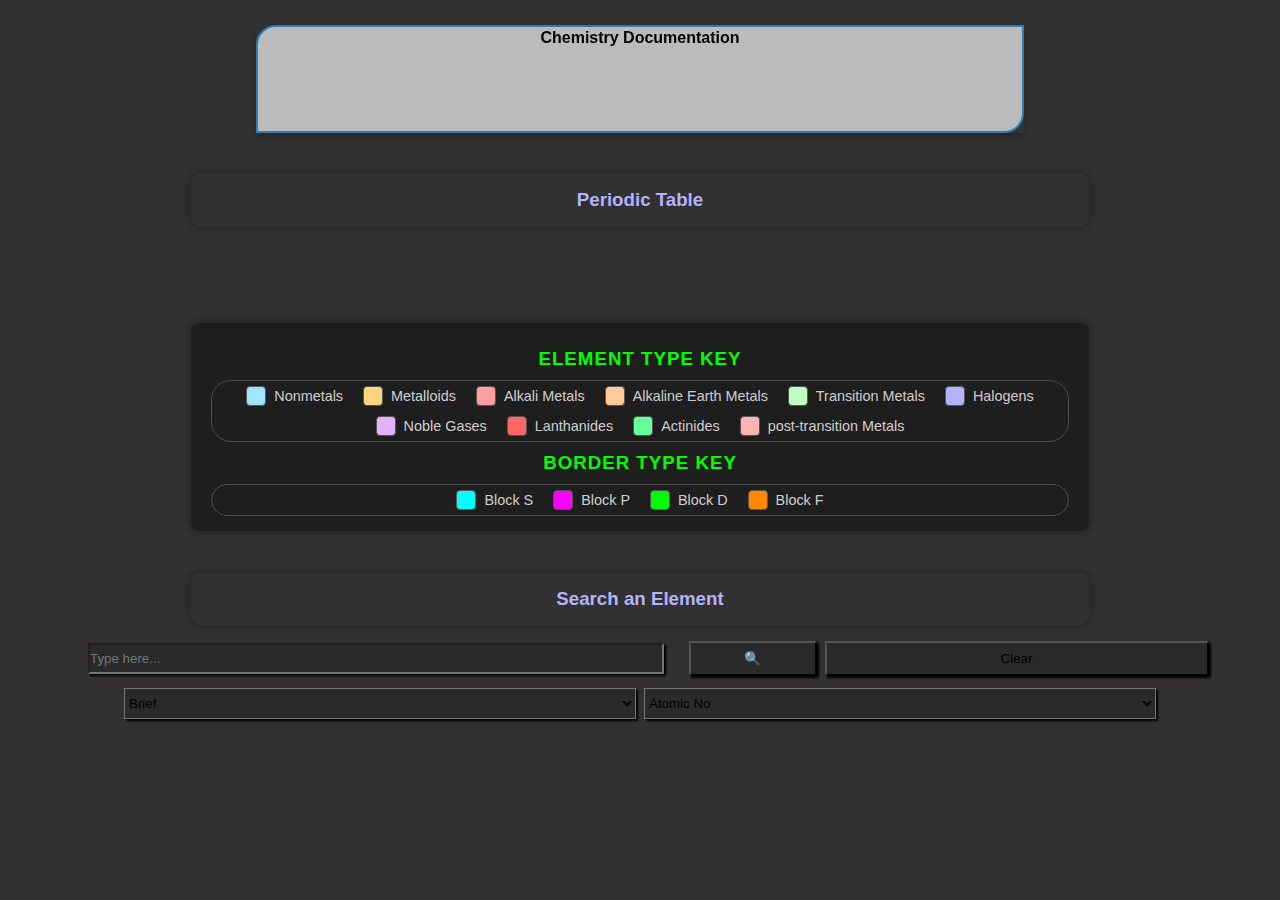
<file: Versions/v1.0/single-file/chemistry-explorer.html>
<!DOCTYPE html>
<html lang="en">
<head>
  <meta charset="UTF-8" />
  <meta name="viewport" content="width=device-width, initial-scale=1.0" />
  <title>Chemistry Documentation</title>

  <style>
    :root {
      --chrome-bg: #2c2b2b;
      --panel-bg: #1f1e1e;
      --border-subtle: #2a2a2a;
      --text: #ffffff;
      --text-muted: #cfcfcf;
      --accent: #00ff00;
      --hover: #094771;
    }
    * {
      box-sizing: border-box;
      padding: 0;
      margin: 0;
    }
    body {
      background-color: rgb(50, 48, 48);
      color: white;
      height: auto;
      min-height: 100vh;
      width: 100vw;
      margin: auto;
      padding: 5px;
      font-family: Arial, sans-serif;
      overflow-y: auto;
      overflow-x: hidden;
    }
    .allContainer {
      height: 100%;
      width: 100%;
      margin: auto;
      display: flex;
      flex-direction: column;
      align-items: center;
    }
    .header {
      background-color: transparent;
      width: 60vw;
      height: 12vh;
      perspective: 1000px;
      margin: 20px;
    }
    .heading {
      position: relative;
      width: 100%;
      height: 100%;
      text-align: center;
      transition: transform 0.6s;
      transform-style: preserve-3d;
      box-shadow: 0 4px 8px 0 rgba(0, 0, 0, 0.2);
    }
    .header:hover .heading {
      transform: rotateY(180deg);
    }
    .heading-front {
      background-color: #bbb;
      color: black;
      text-align: center;
      position: absolute;
      border-top-left-radius: 20px;
      border-bottom-right-radius: 20px;
      border: 2px solid #2980b9;
      margin: auto;
      padding: 2px;
    }
    .heading-back {
      background-color: #2980b9;
      color: white;
      transform: rotateY(180deg);
      text-align: center;
      position: absolute;
      border-top-right-radius: 20px;
      border-bottom-left-radius: 20px;
      border: 2px solid #2980b9;
      margin: auto;
      padding: 2px;
    }
    .heading-front,
    .heading-back {
      position: absolute;
      width: 100%;
      height: 100%;
      -webkit-backface-visibility: hidden;
      backface-visibility: hidden;
    }

/* Periodic table grid */
.periodic-table {
  display: grid;
  grid-template-columns: repeat(18, 1fr);
  gap: 6px;
  padding: 10px;
  justify-items: center;
  max-width: 95%;
  margin: 20px auto;
}

/* Element card */
.element {
  background: var(--panel-bg);
  border: 1px solid var(--border-subtle);
  border-radius: 8px;
  padding: 8px;
  width: 55px;
  height: 55px;
  display: flex;
  flex-direction: column;
  align-items: center;
  justify-content: center;
  transition: 0.2s;
  cursor: pointer;
  position: relative;
}
.element .period-label,
.element .group-label {
  position: absolute;
  font-size: 0.5rem;
  color: rgb(145, 10, 10);
  opacity: 0.9;
}

.element .period-label {
  left: 1px;
}

.element .group-label {
  top: 2px;
  left: 0px;
}
.element:hover {
  transform: scale(1.08);
  border-color: var(--accent);
  background-color: var(--hover);
}

.symbol {
  font-size: 1.3rem;
  font-weight: bold;
  color: var(--text);
}

.number {
  font-size: 0.8rem;
  opacity: 0.8;
  color: black;
}

/* 📱 Responsive tweaks */
@media (max-width: 1200px) {
  .periodic-table {
    grid-template-columns: repeat(12, 1fr);
  }
}

@media (max-width: 900px) {
  .periodic-table {
    grid-template-columns: repeat(8, 1fr);
  }
  .element {
    width: 60px;
    height: 60px;
  }
}

@media (max-width: 600px) {
  .periodic-table {
    grid-template-columns: repeat(5, 1fr);
  }
  .element {
    width: 55px;
    height: 55px;
  }
  .symbol {
    font-size: 1.1rem;
  }
}

@media (max-width: 400px) {
  .periodic-table {
    grid-template-columns: repeat(4, 1fr);
    gap: 1px;
  }
  .element {
    width: 42px;
    height: 42px;
    padding: 6px;
  }
  .symbol {
    font-size: 1rem;
  }
  .number {
    font-size: 0.8rem;
  }
}


.legend {
  width: 90%;
  max-width: 900px;
  margin: 25px auto 40px;
  background-color: var(--panel-bg);
  border: 1px solid var(--border-subtle);
  border-radius: 10px;
  padding: 15px 20px;
  text-align: center;
  box-shadow: 0 0 10px #00000055;
}

.legend h3 {
  margin-bottom: 10px;
  color: var(--accent);
  letter-spacing: 1px;
  text-transform: uppercase;
  margin-top: 10px;
}

.legend-items1 {
  display: flex;
  flex-wrap: wrap;
  justify-content: center;
  gap: 10px 20px;
  padding: 5px;
  border: 1px solid rgb(79, 74, 74);
  border-radius: 20px;
}
.legend-items2 {
  display: flex;
  flex-wrap: wrap;
  justify-content: center;
  gap: 10px 20px;
  padding: 5px;
  border: 1px solid rgb(79, 74, 74);
  border-radius: 20px;
}

.legend-item {
  display: flex;
  align-items: center;
  font-size: 0.9rem;
  color: var(--text-muted);
}

.legend-item span {
  display: inline-block;
  width: 20px;
  height: 20px;
  margin-right: 8px;
  border-radius: 4px;
  border: 1px solid #555;
}

/* Responsive tweaks */
@media (max-width: 600px) {
  .legend-item {
    font-size: 0.8rem;
  }
  .legend-item span {
    width: 16px;
    height: 16px;
  }
}
.searchElement, .periodicTable{
  width: 90%;
  max-width: 900px;
  margin: 20px auto 10px;
  border: 1px solid var(--border-subtle);
  border-radius: 10px;
  padding: 15px 20px;
  text-align: center;
  box-shadow: 0 0 10px #00000055;
}

.headingTopic{
  color: #b3b3ff;
}
.search-element{
  width:90%;
  height: auto;
  display: flex;
  flex-direction: column;
  justify-self: center;
  align-self: center;
}
.searchbar{
  display: flex;
  flex-direction: row;
  height: 5vh;
  width: 100%;
  gap: 8px;
  padding: 3px;
  align-items: center;
  justify-content: center;
}

#searchbox{
  width: 45vw;
  background-color: var(--border-subtle);
  box-shadow: 2px 2px 2px black;
  margin: auto;
  color: white;
  height: 3.5vh;

}
#searchselect{
  background-color: var(--border-subtle);
  width: 40vw;
  height: 3.5vh;
  box-shadow: 2px 2px 2px black;
}
#searchstyleselect{
  background-color: var(--border-subtle);
  width: 40vw;
  height: 3.5vh;
  box-shadow: 2px 2px 2px black;
}
#searchbtn{

  background-color: var(--border-subtle);
  width: 10vw;
  height: 3.8vh;
  box-shadow: 2px 2px 2px black;
}

.search-result{
  background-color: var(--border-subtle);
  width: 100%;
  height: auto;
  box-shadow: 2px 2px 2px black;
}

#clearbtn{
  background-color: var(--border-subtle);
  width: 30vw;
  height: 3.8vh;
  box-shadow: 2px 2px 2px black;
}






  </style>
</head>
<body>
  <div class="allContainer">
    <div class="header">
      <div class="heading">
        <h4 class="heading-front">Chemistry Documentation</h4>
        <h6 class="heading-back">Explore the fascinating world of chemistry!</h6>
      </div>
    </div>


<div class="periodicTable">
<h3 class="headingTopic">Periodic Table</h3>
</div>

<div class="periodic-table" id="periodic-table"></div>

</div>


<div class="legend">

  <h3>Element Type Key</h3>
  <div class="legend-items1">
    <div class="legend-item"><span style="background:#a0e6ff;"></span>Nonmetals</div>
    <div class="legend-item"><span style="background:#ffd580;"></span>Metalloids</div>
    <div class="legend-item"><span style="background:#ff9e9e;"></span>Alkali Metals</div>
    <div class="legend-item"><span style="background:#ffcc99;"></span>Alkaline Earth Metals</div>
    <div class="legend-item"><span style="background:#c0ffc0;"></span>Transition Metals</div>
    <div class="legend-item"><span style="background:#b3b3ff;"></span>Halogens</div>
    <div class="legend-item"><span style="background:#e0b3ff;"></span>Noble Gases</div>
    <div class="legend-item"><span style="background:#ff6666;"></span>Lanthanides</div>
    <div class="legend-item"><span style="background:#66ff99;"></span>Actinides</div>
    <div class="legend-item"><span style="background:#ffb3b3"></span>post-transition Metals</div>
  </div>
  <h3>Border Type Key</h3>
  <div class="legend-items2">
    <div class="legend-item"><span style="background:#00ffff"></span>Block S</div>
    <div class="legend-item"><span style="background:#ff00ff"></span>Block P</div>
    <div class="legend-item"><span style="background:#00ff00"></span>Block D</div>
    <div class="legend-item"><span style="background:#ff8800"></span>Block F</div>
  </div>
  
</div>


<div class="searchElement">
  <h3 class="headingTopic">Search an Element</h3>
</div>

<div class="search-element" id="search-element">

  <div class="searchbar">
    <input type="search" id="searchbox" placeholder="Type here...">
    <button type="button" id="searchbtn">🔍</button>
        <button type="button" id="clearbtn">Clear</button>
  </div>


  <div class="searchbar">
    <select id="searchstyleselect" title="Select query style...">
      <option value="brief">Brief</option>
      <option value="detail">Detail</option>
    </select>
    <select id="searchselect" title="Select query method...">
      <option value="atomicNo">Atomic No</option>
      <option value="symbol">Symbol</option>
      <option value="name">Name</option>
    </select>
  </div>

  <div class="search-result" id="search-result">
  </div>

</div>


<div id="element-popup" style="
  display:none;
  position:fixed;
  top:0; left:0;
  width:100%; height:100%;
  background:#00000088;
  backdrop-filter: blur(3px);
  justify-content:center;
  align-items:center;
  z-index:999;
">
  <div id="popup-content" style="
    background:#1e1e1e;
    padding:20px;
    width:320px;
    border-radius:12px;
    color:white;
    box-shadow:0 0 12px black;
  "></div>
</div>



<script>
const colorMap = {
  "nonmetal": "#a0e6ff",
  "metalloid": "#ffd580",
  "alkali metal": "#ff9e9e",
  "alkaline earth metal": "#ffcc99",
  "transition metal": "#c0ffc0",
  "halogen": "#b3b3ff",
  "noble gas": "#e0b3ff",
  "lanthanide": "#ff6666",
  "actinide": "#66ff99",
  "post-transition metal": "#ffb3b3"
};

let allElements = []; // cache all elements

async function loadElements() {
  try {
    const response = await fetch("http://localhost:8080/elements.json");
    allElements = await response.json();
    renderPeriodicTable(allElements);
  } catch (error) {
    console.error("❌ Error loading JSON:", error);
  }
}

function renderPeriodicTable(elements) {
  const table = document.getElementById("periodic-table");
  table.innerHTML = "";

  elements.forEach((el) => {
    const cell = document.createElement("div");
    cell.className = "element";

    const category = (el.category || "").toLowerCase().trim();
    const color = colorMap[category] || "var(--panel-bg)";
    cell.style.backgroundColor = color;

    const blockColors = {
      s: "#00ffff",
      p: "#ff00ff",
      d: "#00ff00",
      f: "#ff8800",
    };
    const borderColor = blockColors[el.block] || "#999";
    cell.style.border = `2px solid ${borderColor}`;

    cell.title = `${el.name} (${el.atomicMass})`;

    cell.innerHTML = `
      <div class="period-label">${el.period}</div>
      <div class="group-label">${el.group}</div>
      <div class="number">${el.atomicNumber}</div>
      <div class="symbol">${el.symbol}</div>
    `;

    table.appendChild(cell);


// RIGHT-CLICK = open popup
cell.addEventListener("contextmenu", (e) => {
  e.preventDefault();
  openPopup(el);
});

// LONG PRESS = open popup
let pressTimer;
cell.addEventListener("touchstart", () => {
  pressTimer = setTimeout(() => openPopup(el), 500);
});
cell.addEventListener("touchend", () => clearTimeout(pressTimer));
  });
}

// =========================
// Popup System
// =========================
const popup = document.getElementById("element-popup");
const popupContent = document.getElementById("popup-content");

// Close popup when clicking outside it
popup.addEventListener("click", (event) => {
  if (event.target === popup) popup.style.display = "none";
});

function openPopup(el) {
  popupContent.innerHTML = `
    <h2 style="color:${colorMap[el.category.toLowerCase()] || 'white'};">
      ${el.symbol} – ${el.name}
    </h2>
    <p><strong>Atomic No:</strong> ${el.atomicNumber}</p>
    <p><strong>Atomic Mass:</strong> ${el.atomicMass}</p>
    <p><strong>Valency:</strong> ${el.valency}</p>
    <p><strong>Category:</strong> ${el.category}</p>
    <p><strong>Block:</strong> ${el.block.toUpperCase()}</p>
    <p><strong>Period:</strong> ${el.period}</p>
    <p><strong>Group:</strong> ${el.group}</p>
  `;

  popup.style.display = "flex";
}



// 🔍 SEARCH FEATURE
function searchElement() {
  const query = document.getElementById("searchbox").value.trim().toLowerCase();
  const method = document.getElementById("searchselect").value;

  if (!query) {
    renderPeriodicTable(allElements);
    return;
  }

  const results = allElements.filter((el) => {
    if (method === "name") return el.name.toLowerCase().includes(query);
    if (method === "symbol") return el.symbol.toLowerCase() === query;
    if (method === "atomicNo") return el.atomicNumber == query;
  });

  let resultDiv = document.getElementById("search-result");

  if (results.length === 0) {
    resultDiv.innerHTML = `<p style="padding:8px;color:red;">No element found!</p>`;
    renderPeriodicTable(allElements);
    return;
  }


  const styleSearch = document.getElementById("searchstyleselect").value;


  if (styleSearch == "brief"){
    // show summary
  resultDiv.innerHTML = results
    .map(
      (el) => `
      <div style="padding:8px;border-bottom:1px solid #333;">
        <strong>${el.name}</strong> (${el.symbol})<br>
        Atomic No: ${el.atomicNumber}<br>
        Atomic Mass: ${el.atomicMass}<br>
        Valency: ${el.valency}<br>
        Category: ${el.category}<br>
        Block: ${el.block.toUpperCase()}
      </div>`
    )
    .join("");


  };

  if (styleSearch == "detail"){
  // show summary
  resultDiv.innerHTML = results
    .map(
      (el) => `
      <div style="padding:8px;border-bottom:1px solid #333;">
        <strong>${el.name}</strong> (${el.symbol})<br>
        Neutrons: ${el.neutrons}<br>
        Atomic No: ${el.atomicNumber}<br>
        Atomic Mass: ${el.atomicMass}<br>
        Atomic Radius: ${el.atomicRadius}<br>
        Ionic Radius: ${el.ionicRadius}<br>
        Valency: ${el.valency}<br>
        Atomicity : ${el.atomicity}<br>
        Molecular Mass: ${el.molecularMass}<br>
        Category: ${el.category}<br>
        Phase: ${el.phase}<br>
        Standard State: ${el.standardState}<br>
        Color: ${el.color}<br>
        Block: ${el.block.toUpperCase()}<br>
        Period: ${el.period}<br>
        Group: ${el.group}<br>
        Density: ${el.density}<br>
        Melting Point: ${el.meltingPoint}<br>
        Boiling Point: ${el.boilingPoint}<br>
        Electron Configuration: ${el.electronConfiguration}<br>
        Electro-Negativity: ${el.electronegativity}<br>
        Covalent Radius: ${el.covalentRadius}<br>
        Ionization Energy: ${el.ionizationEnergy}<br>
        Electron Affinity: ${el.electronAffinity}<br>
        Oxidation States: ${el.oxidationStates}<br>
        Bonding Type: ${el.bondingType}<br>
        Crystal Structure: ${el.crystalStructure}<br>
        Isotopes: ${el.isotopes}<br>
        Radioactive: ${el.radioactive}<br>
        Toxicity: ${el.toxicity}<br>
        Occurrence: ${el.naturalOccurrence}<br>
        Origin: ${el.naturalOrManMade}<br>
        Discovered-by: ${el.discoveredBy}<br>
        Discovered-in: ${el.discoveryYear}<br>
        Uses: ${el.uses}<br>
      </div>`
    )
    .join("");
    }
document.getElementById("clearbtn").style.color = "red";

}
document.getElementById("searchbtn").addEventListener("click", searchElement);
document.getElementById("searchbox").addEventListener("keypress", (e) => {
  if (e.key === "Enter") searchElement();
});


document.getElementById("clearbtn").addEventListener("click", ()=>{   
    document.getElementById("search-result").innerHTML = '';
    document.getElementById("searchbox").value = '';
    document.getElementById("searchselect").selectedIndex = 0 ;
    document.getElementById("searchstyleselect").selectedIndex = 0;
    document.getElementById("clearbtn").style.color = "black";
    

});


loadElements();


/*There may be some inaccuracy in the information. So please verify before use.*/
//Details on elements are generated by AI and thus may be inaccurate.
</script>


</body>
</html>
</file>
<file: v1.0/style.css>
:root {
      --chrome-bg: #2c2b2b;
      --panel-bg: #1f1e1e;
      --border-subtle: #2a2a2a;
      --text: #ffffff;
      --text-muted: #cfcfcf;
      --accent: #00ff00;
      --hover: #094771;
    }
    * {
      box-sizing: border-box;
      padding: 0;
      margin: 0;
    }
    body {
      background-color: rgb(50, 48, 48);
      color: white;
      height: auto;
      min-height: 100vh;
      width: 100vw;
      margin: auto;
      padding: 5px;
      font-family: Arial, sans-serif;
      overflow-y: auto;
      overflow-x: hidden;
    }
    .allContainer {
      height: 100%;
      width: 100%;
      margin: auto;
      display: flex;
      flex-direction: column;
      align-items: center;
    }
    .header {
      background-color: transparent;
      width: 60vw;
      height: 12vh;
      perspective: 1000px;
      margin: 20px;
    }
    .heading {
      position: relative;
      width: 100%;
      height: 100%;
      text-align: center;
      transition: transform 0.6s;
      transform-style: preserve-3d;
      box-shadow: 0 4px 8px 0 rgba(0, 0, 0, 0.2);
    }
    .header:hover .heading {
      transform: rotateY(180deg);
    }
    .heading-front {
      background-color: #bbb;
      color: black;
      text-align: center;
      position: absolute;
      border-top-left-radius: 20px;
      border-bottom-right-radius: 20px;
      border: 2px solid #2980b9;
      margin: auto;
      padding: 2px;
    }
    .heading-back {
      background-color: #2980b9;
      color: white;
      transform: rotateY(180deg);
      text-align: center;
      position: absolute;
      border-top-right-radius: 20px;
      border-bottom-left-radius: 20px;
      border: 2px solid #2980b9;
      margin: auto;
      padding: 2px;
    }
    .heading-front,
    .heading-back {
      position: absolute;
      width: 100%;
      height: 100%;
      -webkit-backface-visibility: hidden;
      backface-visibility: hidden;
    }

/* Periodic table grid */
.periodic-table {
  display: grid;
  grid-template-columns: repeat(18, 1fr);
  gap: 6px;
  padding: 10px;
  justify-items: center;
  max-width: 95%;
  margin: 20px auto;
}

/* Element card */
.element {
  background: var(--panel-bg);
  border: 1px solid var(--border-subtle);
  border-radius: 8px;
  padding: 8px;
  width: 65px;
  height: 65px;
  display: flex;
  flex-direction: column;
  align-items: center;
  justify-content: center;
  transition: 0.2s;
  cursor: pointer;
  position: relative;
}
.element .period-label,
.element .group-label {
  position: absolute;
  font-size: 0.5rem;
  color: rgb(145, 10, 10);
  opacity: 0.9;
}

.element .period-label {
  left: 1px;
}

.element .group-label {
  top: 2px;
  left: 0px;
}
.element:hover {
  transform: scale(1.08);
  border-color: var(--accent);
  background-color: var(--hover);
}

.symbol {
  font-size: 1.3rem;
  font-weight: bold;
  color: var(--text);
}

.number {
  font-size: 0.8rem;
  opacity: 0.8;
  color: black;
}

/* 📱 Responsive tweaks */
@media (max-width: 1200px) {
  .periodic-table {
    grid-template-columns: repeat(12, 1fr);
  }
}

@media (max-width: 900px) {
  .periodic-table {
    grid-template-columns: repeat(8, 1fr);
  }
  .element {
    width: 60px;
    height: 60px;
  }
}

@media (max-width: 600px) {
  .periodic-table {
    grid-template-columns: repeat(5, 1fr);
  }
  .element {
    width: 55px;
    height: 55px;
  }
  .symbol {
    font-size: 1.1rem;
  }
}

@media (max-width: 400px) {
  .periodic-table {
    grid-template-columns: repeat(4, 1fr);
    gap: 1px;
  }
  .element {
    width: 42px;
    height: 42px;
    padding: 6px;
  }
  .symbol {
    font-size: 1rem;
  }
  .number {
    font-size: 0.8rem;
  }
}


.legend {
  width: 90%;
  max-width: 900px;
  margin: 25px auto 40px;
  background-color: var(--panel-bg);
  border: 1px solid var(--border-subtle);
  border-radius: 10px;
  padding: 15px 20px;
  text-align: center;
  box-shadow: 0 0 10px #00000055;
}

.legend h3 {
  margin-bottom: 10px;
  color: var(--accent);
  letter-spacing: 1px;
  text-transform: uppercase;
  margin-top: 10px;
}

.legend-items1 {
  display: flex;
  flex-wrap: wrap;
  justify-content: center;
  gap: 10px 20px;
  padding: 5px;
  border: 1px solid rgb(79, 74, 74);
  border-radius: 20px;
}
.legend-items2 {
  display: flex;
  flex-wrap: wrap;
  justify-content: center;
  gap: 10px 20px;
  padding: 5px;
  border: 1px solid rgb(79, 74, 74);
  border-radius: 20px;
}

.legend-item {
  display: flex;
  align-items: center;
  font-size: 0.9rem;
  color: var(--text-muted);
}

.legend-item span {
  display: inline-block;
  width: 20px;
  height: 20px;
  margin-right: 8px;
  border-radius: 4px;
  border: 1px solid #555;
}

/* Responsive tweaks */
@media (max-width: 600px) {
  .legend-item {
    font-size: 0.8rem;
  }
  .legend-item span {
    width: 16px;
    height: 16px;
  }
}
.searchElement, .periodicTable{
  width: 90%;
  max-width: 900px;
  margin: 20px auto 10px;
  border: 1px solid var(--border-subtle);
  border-radius: 10px;
  padding: 15px 20px;
  text-align: center;
  box-shadow: 0 0 10px #00000055;
}

.headingTopic{
  color: #b3b3ff;
}
.search-element{
  width:90%;
  height: auto;
  display: flex;
  flex-direction: column;
  justify-self: center;
  align-self: center;
}
.searchbar{
  display: flex;
  flex-direction: row;
  height: 5vh;
  width: 100%;
  gap: 8px;
  padding: 3px;
  align-items: center;
  justify-content: center;
}

#searchbox{
  width: 45vw;
  background-color: var(--border-subtle);
  box-shadow: 2px 2px 2px black;
  margin: auto;
  color: white;
  height: 3.5vh;

}
#searchselect{
  background-color: var(--border-subtle);
  width: 40vw;
  height: 3.5vh;
  box-shadow: 2px 2px 2px black;
}
#searchstyleselect{
  background-color: var(--border-subtle);
  width: 40vw;
  height: 3.5vh;
  box-shadow: 2px 2px 2px black;
}
#searchbtn{

  background-color: var(--border-subtle);
  width: 10vw;
  height: 3.8vh;
  box-shadow: 2px 2px 2px black;
}

.search-result{
  background-color: var(--border-subtle);
  width: 100%;
  height: auto;
  box-shadow: 2px 2px 2px black;
}

#clearbtn{
  background-color: var(--border-subtle);
  width: 30vw;
  height: 3.8vh;
  box-shadow: 2px 2px 2px black;
}
</file>
